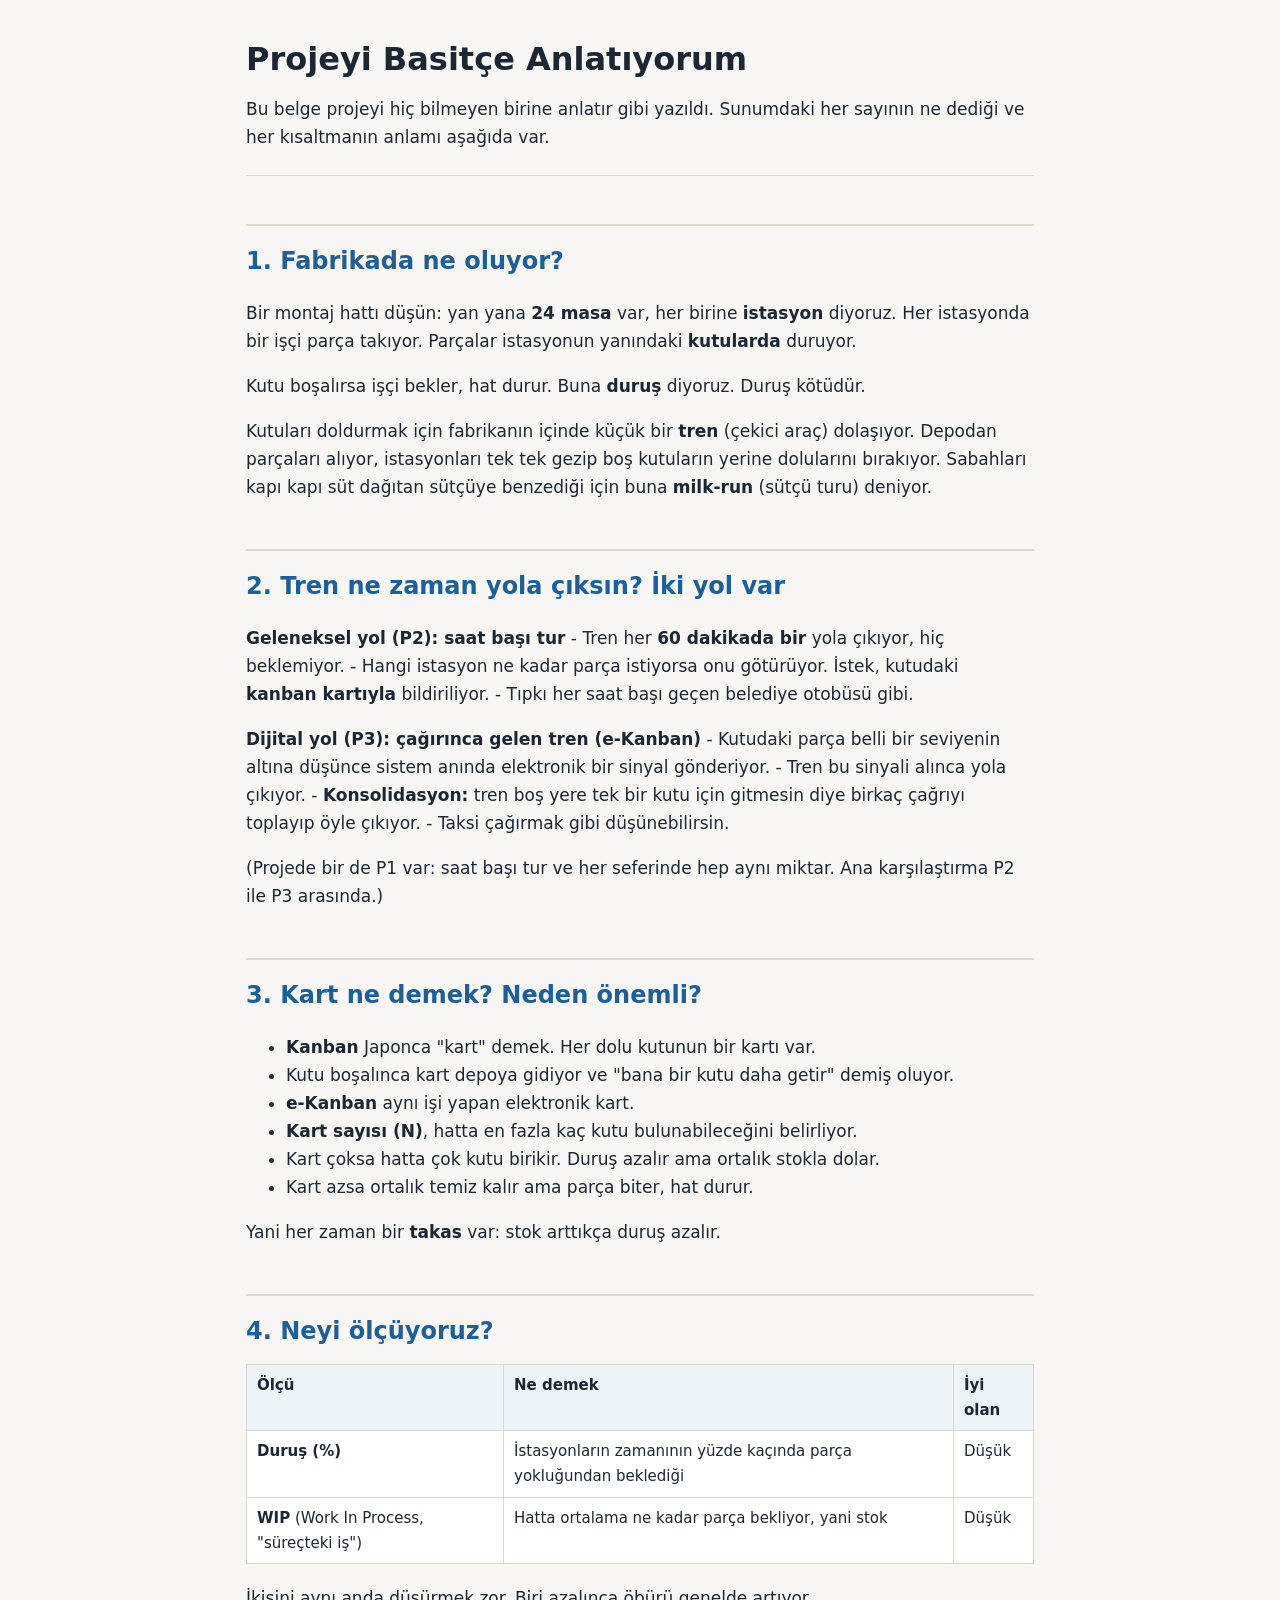
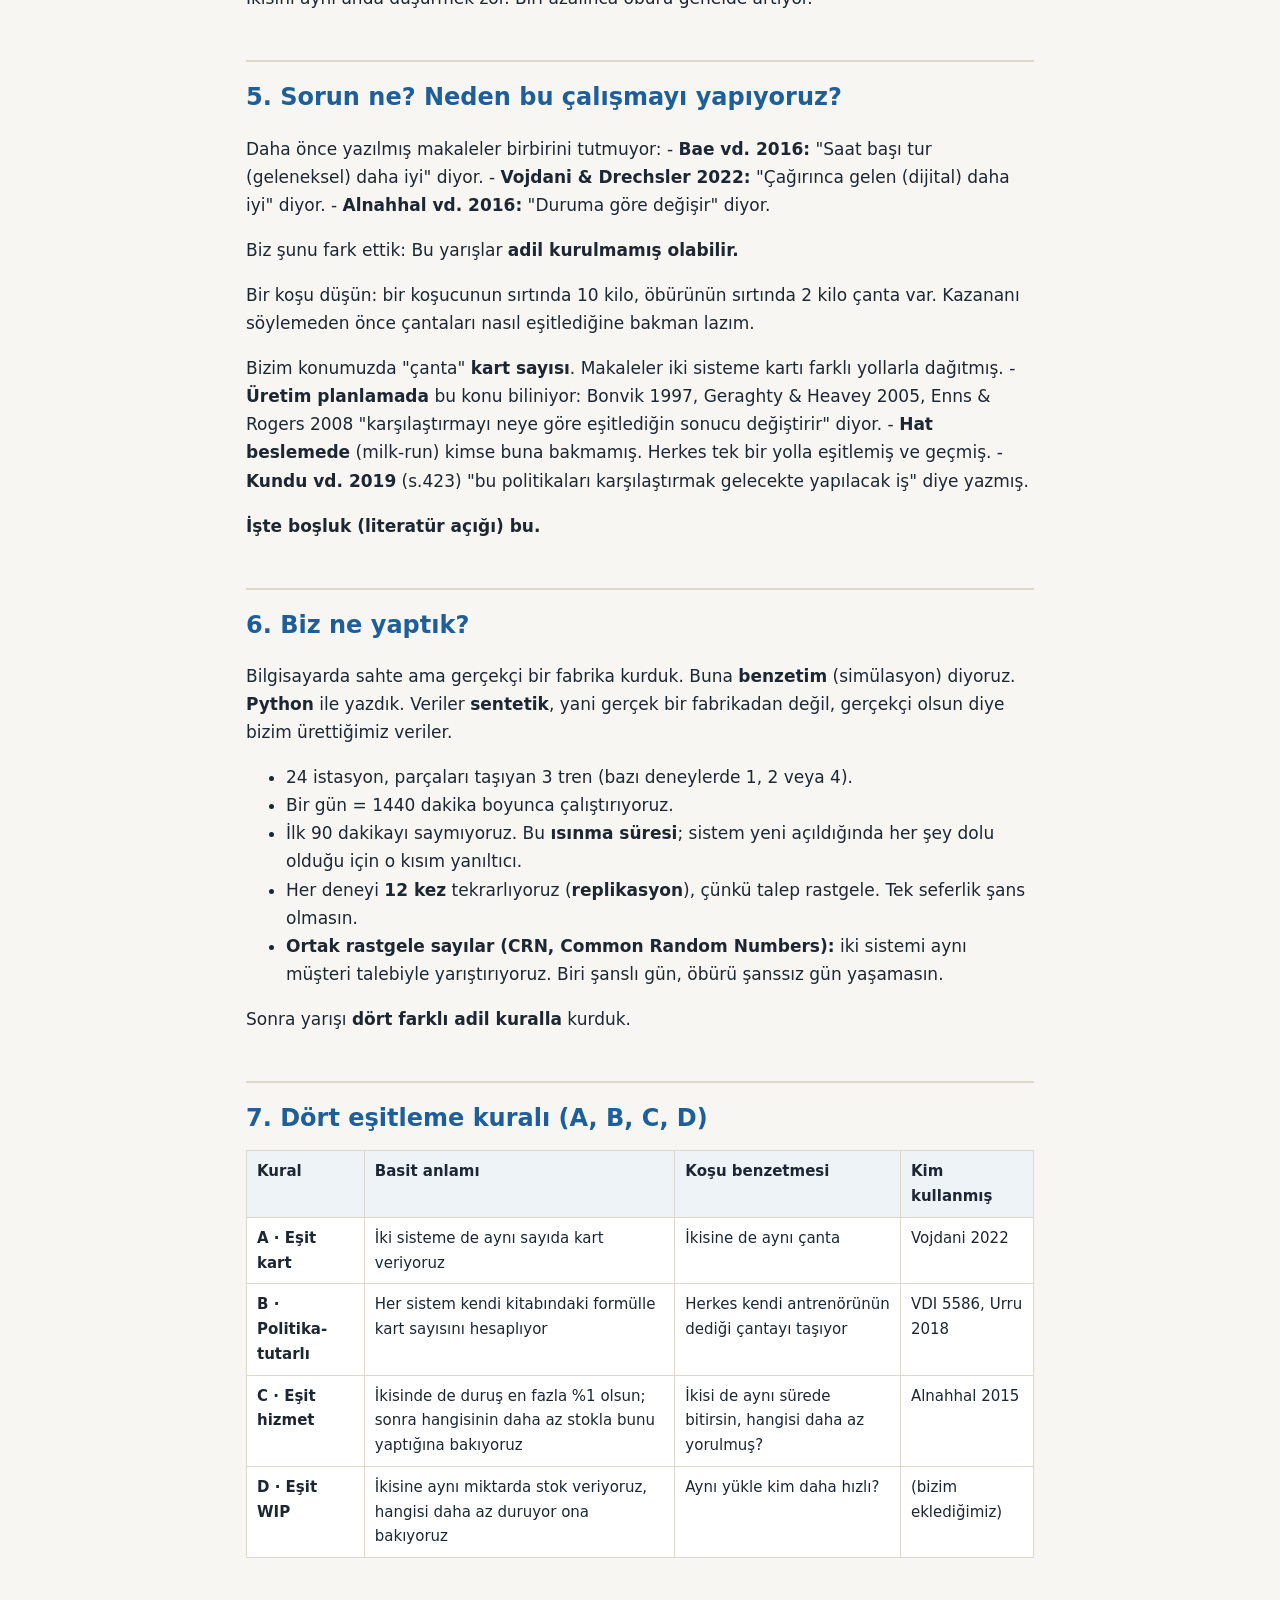
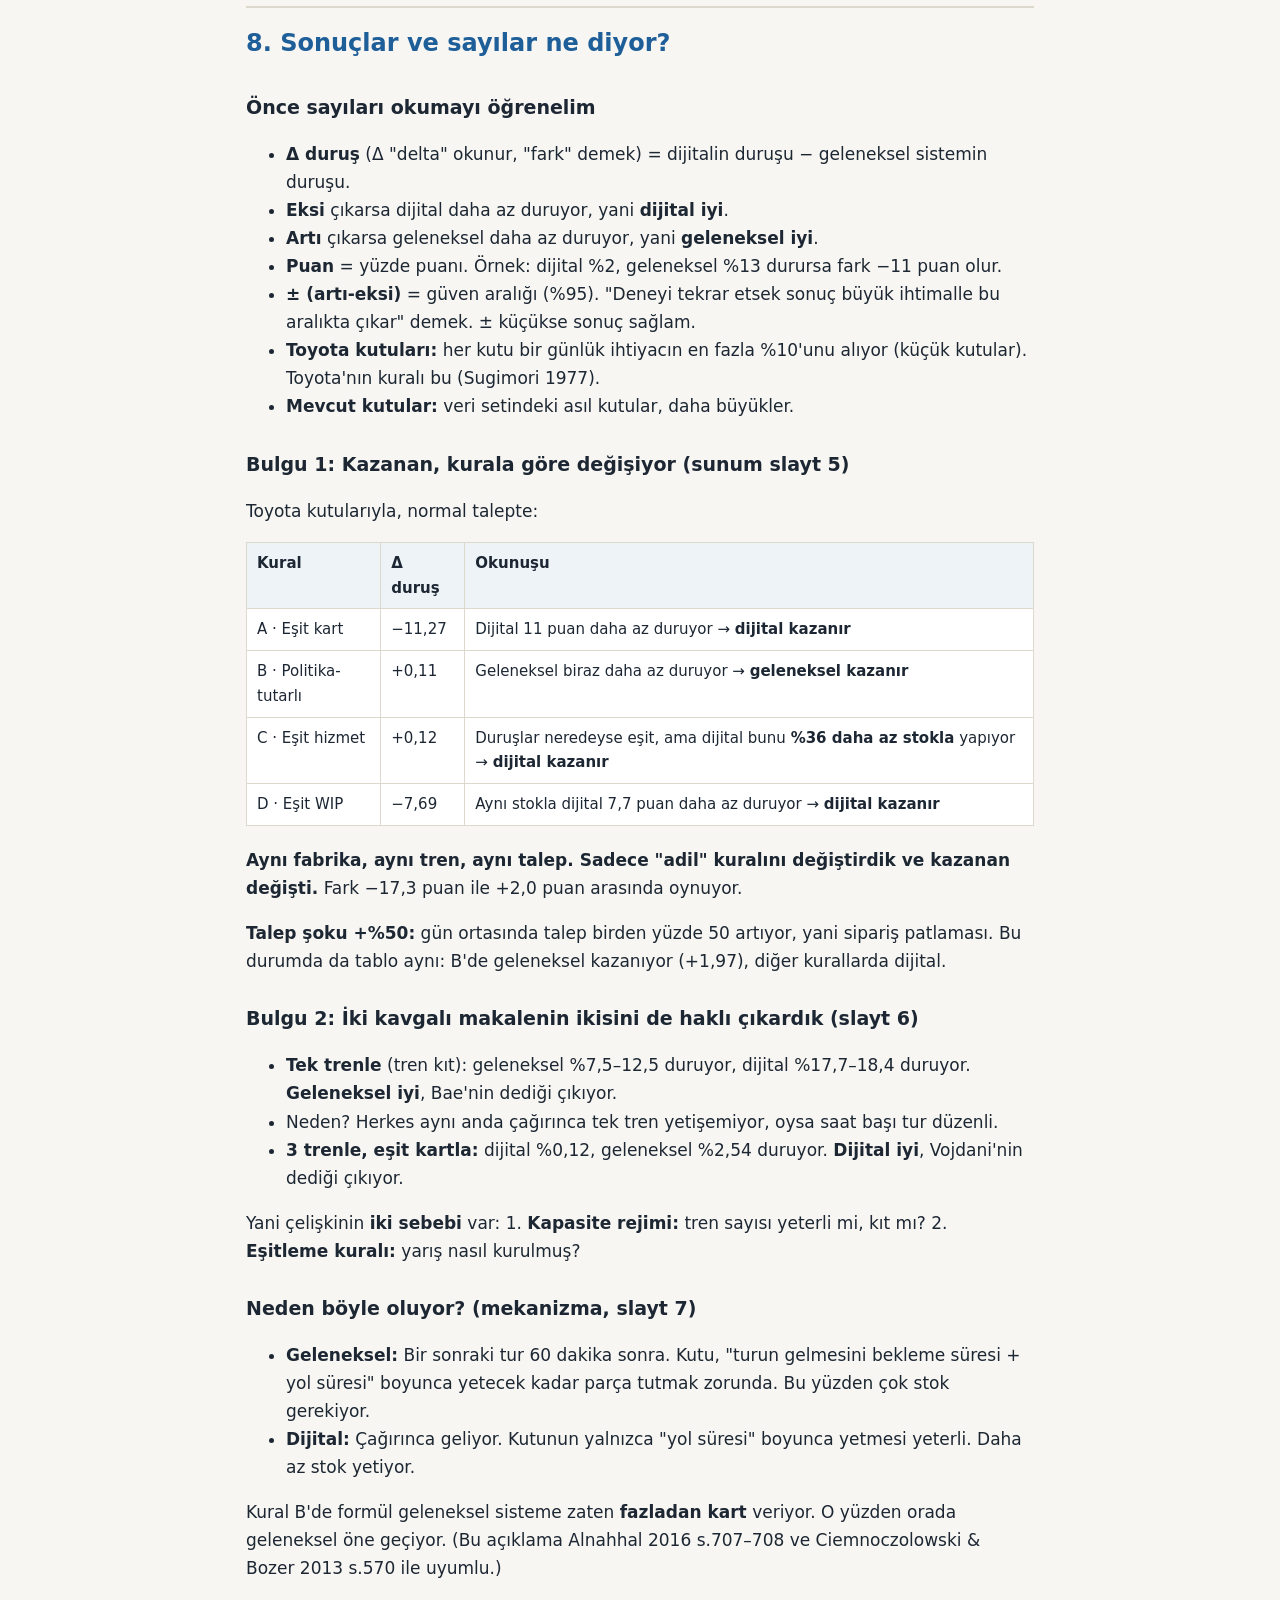
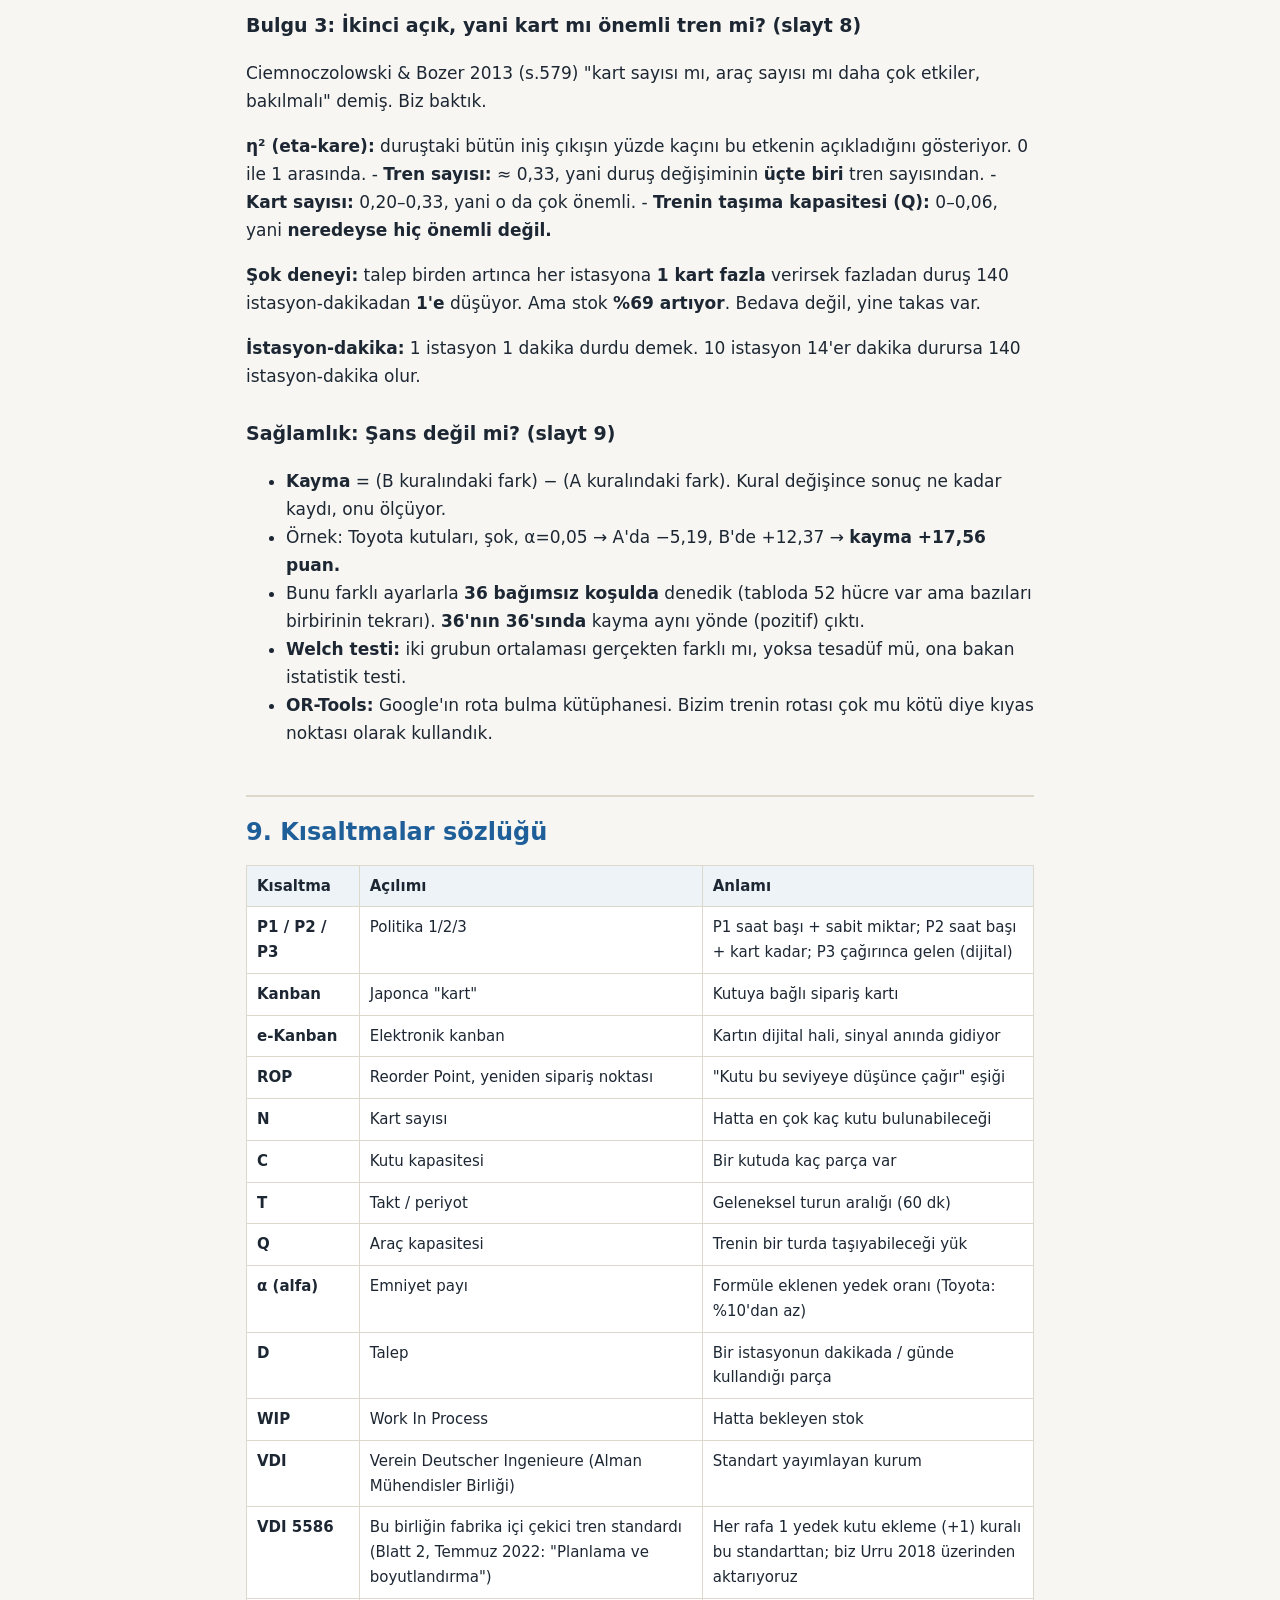
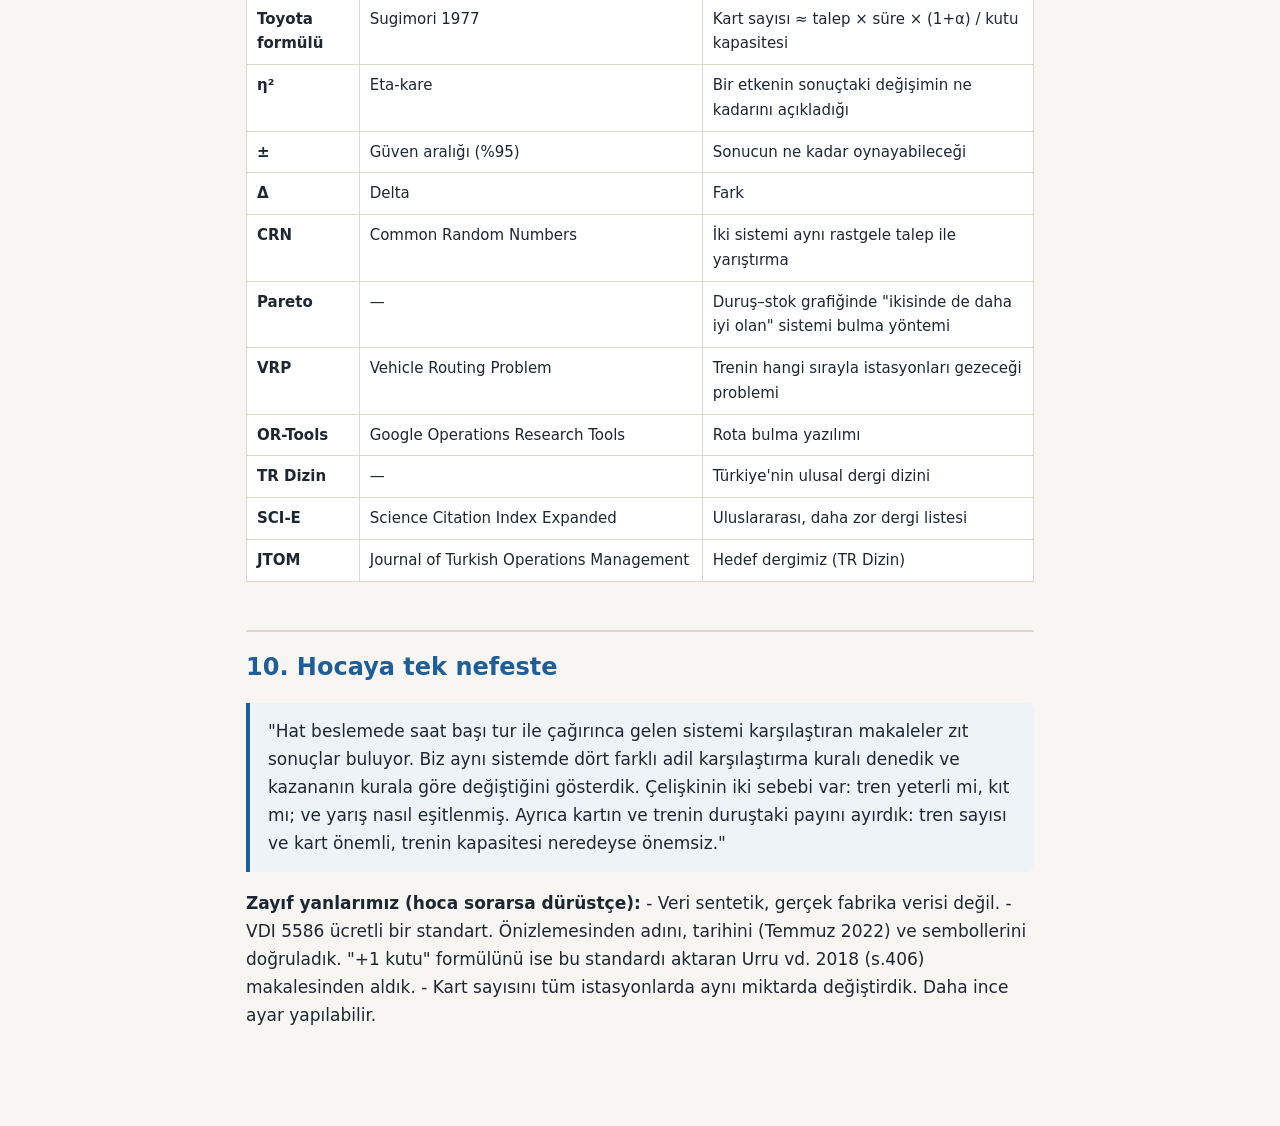
<file: docs/basit_anlatim.html>
<!DOCTYPE html>
<html lang="tr"><head><meta charset="utf-8"><meta name="viewport" content="width=device-width, initial-scale=1">
<title>Projeyi Basitçe Anlatıyorum</title><style>
:root{--bg:#f7f6f2;--kart:#ffffff;--yazi:#1d2733;--ikincil:#4f5966;--vurgu:#1f5f99;--cizgi:#dcd8cc;--alinti:#eef3f8}
@media (prefers-color-scheme: dark){:root:not([data-theme="light"]){--bg:#15191f;--kart:#1d232b;--yazi:#e8e6e1;--ikincil:#aab3be;--vurgu:#7fb2e5;--cizgi:#333b45;--alinti:#1f2a36}}
:root[data-theme="dark"]{--bg:#15191f;--kart:#1d232b;--yazi:#e8e6e1;--ikincil:#aab3be;--vurgu:#7fb2e5;--cizgi:#333b45;--alinti:#1f2a36}
*{box-sizing:border-box}
body{margin:0;background:var(--bg);color:var(--yazi);font:17px/1.65 system-ui,-apple-system,"Segoe UI",Arial,sans-serif}
main{max-width:820px;margin:0 auto;padding:40px 16px 80px}
h1{font-size:32px;line-height:1.2;margin:0 0 8px}
h2{font-size:24px;margin:48px 0 12px;padding-top:16px;border-top:2px solid var(--cizgi);color:var(--vurgu)}
h3{font-size:19px;margin:28px 0 8px}
p,li{color:var(--yazi)}
hr{border:0;border-top:1px solid var(--cizgi);margin:24px 0}
table{border-collapse:collapse;width:100%;margin:12px 0 20px;font-size:15px;background:var(--kart);display:block;overflow-x:auto}
th,td{border:1px solid var(--cizgi);padding:8px 10px;text-align:left;vertical-align:top}
th{background:var(--alinti)}
blockquote{margin:16px 0;padding:14px 18px;background:var(--alinti);border-left:4px solid var(--vurgu);border-radius:0 8px 8px 0}
blockquote p{margin:0}
strong{color:var(--yazi)}
code{background:var(--alinti);padding:1px 5px;border-radius:4px}
</style></head>
<body><main><h1>Projeyi Basitçe Anlatıyorum</h1>
<p>Bu belge projeyi hiç bilmeyen birine anlatır gibi yazıldı. Sunumdaki her sayının ne dediği
ve her kısaltmanın anlamı aşağıda var.</p>
<hr />
<h2>1. Fabrikada ne oluyor?</h2>
<p>Bir montaj hattı düşün: yan yana <strong>24 masa</strong> var, her birine <strong>istasyon</strong> diyoruz.
Her istasyonda bir işçi parça takıyor. Parçalar istasyonun yanındaki <strong>kutularda</strong> duruyor.</p>
<p>Kutu boşalırsa işçi bekler, hat durur. Buna <strong>duruş</strong> diyoruz. Duruş kötüdür.</p>
<p>Kutuları doldurmak için fabrikanın içinde küçük bir <strong>tren</strong> (çekici araç) dolaşıyor.
Depodan parçaları alıyor, istasyonları tek tek gezip boş kutuların yerine dolularını bırakıyor.
Sabahları kapı kapı süt dağıtan sütçüye benzediği için buna <strong>milk-run</strong> (sütçü turu) deniyor.</p>
<h2>2. Tren ne zaman yola çıksın? İki yol var</h2>
<p><strong>Geleneksel yol (P2): saat başı tur</strong>
- Tren her <strong>60 dakikada bir</strong> yola çıkıyor, hiç beklemiyor.
- Hangi istasyon ne kadar parça istiyorsa onu götürüyor. İstek, kutudaki <strong>kanban kartıyla</strong> bildiriliyor.
- Tıpkı her saat başı geçen belediye otobüsü gibi.</p>
<p><strong>Dijital yol (P3): çağırınca gelen tren (e-Kanban)</strong>
- Kutudaki parça belli bir seviyenin altına düşünce sistem anında elektronik bir sinyal gönderiyor.
- Tren bu sinyali alınca yola çıkıyor.
- <strong>Konsolidasyon:</strong> tren boş yere tek bir kutu için gitmesin diye birkaç çağrıyı toplayıp öyle çıkıyor.
- Taksi çağırmak gibi düşünebilirsin.</p>
<p>(Projede bir de P1 var: saat başı tur ve her seferinde hep aynı miktar. Ana karşılaştırma P2 ile P3 arasında.)</p>
<h2>3. Kart ne demek? Neden önemli?</h2>
<ul>
<li><strong>Kanban</strong> Japonca "kart" demek. Her dolu kutunun bir kartı var.</li>
<li>Kutu boşalınca kart depoya gidiyor ve "bana bir kutu daha getir" demiş oluyor.</li>
<li><strong>e-Kanban</strong> aynı işi yapan elektronik kart.</li>
<li><strong>Kart sayısı (N)</strong>, hatta en fazla kaç kutu bulunabileceğini belirliyor.</li>
<li>Kart çoksa hatta çok kutu birikir. Duruş azalır ama ortalık stokla dolar.</li>
<li>Kart azsa ortalık temiz kalır ama parça biter, hat durur.</li>
</ul>
<p>Yani her zaman bir <strong>takas</strong> var: stok arttıkça duruş azalır.</p>
<h2>4. Neyi ölçüyoruz?</h2>
<table>
<thead>
<tr>
<th>Ölçü</th>
<th>Ne demek</th>
<th>İyi olan</th>
</tr>
</thead>
<tbody>
<tr>
<td><strong>Duruş (%)</strong></td>
<td>İstasyonların zamanının yüzde kaçında parça yokluğundan beklediği</td>
<td>Düşük</td>
</tr>
<tr>
<td><strong>WIP</strong> (Work In Process, "süreçteki iş")</td>
<td>Hatta ortalama ne kadar parça bekliyor, yani stok</td>
<td>Düşük</td>
</tr>
</tbody>
</table>
<p>İkisini aynı anda düşürmek zor. Biri azalınca öbürü genelde artıyor.</p>
<h2>5. Sorun ne? Neden bu çalışmayı yapıyoruz?</h2>
<p>Daha önce yazılmış makaleler birbirini tutmuyor:
- <strong>Bae vd. 2016:</strong> "Saat başı tur (geleneksel) daha iyi" diyor.
- <strong>Vojdani &amp; Drechsler 2022:</strong> "Çağırınca gelen (dijital) daha iyi" diyor.
- <strong>Alnahhal vd. 2016:</strong> "Duruma göre değişir" diyor.</p>
<p>Biz şunu fark ettik: Bu yarışlar <strong>adil kurulmamış olabilir.</strong></p>
<p>Bir koşu düşün: bir koşucunun sırtında 10 kilo, öbürünün sırtında 2 kilo çanta var.
Kazananı söylemeden önce çantaları nasıl eşitlediğine bakman lazım.</p>
<p>Bizim konumuzda "çanta" <strong>kart sayısı</strong>. Makaleler iki sisteme kartı farklı yollarla dağıtmış.
- <strong>Üretim planlamada</strong> bu konu biliniyor: Bonvik 1997, Geraghty &amp; Heavey 2005, Enns &amp; Rogers 2008 "karşılaştırmayı neye göre eşitlediğin sonucu değiştirir" diyor.
- <strong>Hat beslemede</strong> (milk-run) kimse buna bakmamış. Herkes tek bir yolla eşitlemiş ve geçmiş.
- <strong>Kundu vd. 2019</strong> (s.423) "bu politikaları karşılaştırmak gelecekte yapılacak iş" diye yazmış.</p>
<p><strong>İşte boşluk (literatür açığı) bu.</strong></p>
<h2>6. Biz ne yaptık?</h2>
<p>Bilgisayarda sahte ama gerçekçi bir fabrika kurduk. Buna <strong>benzetim</strong> (simülasyon) diyoruz.
<strong>Python</strong> ile yazdık. Veriler <strong>sentetik</strong>, yani gerçek bir fabrikadan değil, gerçekçi
olsun diye bizim ürettiğimiz veriler.</p>
<ul>
<li>24 istasyon, parçaları taşıyan 3 tren (bazı deneylerde 1, 2 veya 4).</li>
<li>Bir gün = 1440 dakika boyunca çalıştırıyoruz.</li>
<li>İlk 90 dakikayı saymıyoruz. Bu <strong>ısınma süresi</strong>; sistem yeni açıldığında her şey dolu olduğu için o kısım yanıltıcı.</li>
<li>Her deneyi <strong>12 kez</strong> tekrarlıyoruz (<strong>replikasyon</strong>), çünkü talep rastgele. Tek seferlik şans olmasın.</li>
<li><strong>Ortak rastgele sayılar (CRN, Common Random Numbers):</strong> iki sistemi aynı müşteri talebiyle yarıştırıyoruz. Biri şanslı gün, öbürü şanssız gün yaşamasın.</li>
</ul>
<p>Sonra yarışı <strong>dört farklı adil kuralla</strong> kurduk.</p>
<h2>7. Dört eşitleme kuralı (A, B, C, D)</h2>
<table>
<thead>
<tr>
<th>Kural</th>
<th>Basit anlamı</th>
<th>Koşu benzetmesi</th>
<th>Kim kullanmış</th>
</tr>
</thead>
<tbody>
<tr>
<td><strong>A · Eşit kart</strong></td>
<td>İki sisteme de aynı sayıda kart veriyoruz</td>
<td>İkisine de aynı çanta</td>
<td>Vojdani 2022</td>
</tr>
<tr>
<td><strong>B · Politika-tutarlı</strong></td>
<td>Her sistem kendi kitabındaki formülle kart sayısını hesaplıyor</td>
<td>Herkes kendi antrenörünün dediği çantayı taşıyor</td>
<td>VDI 5586, Urru 2018</td>
</tr>
<tr>
<td><strong>C · Eşit hizmet</strong></td>
<td>İkisinde de duruş en fazla %1 olsun; sonra hangisinin daha az stokla bunu yaptığına bakıyoruz</td>
<td>İkisi de aynı sürede bitirsin, hangisi daha az yorulmuş?</td>
<td>Alnahhal 2015</td>
</tr>
<tr>
<td><strong>D · Eşit WIP</strong></td>
<td>İkisine aynı miktarda stok veriyoruz, hangisi daha az duruyor ona bakıyoruz</td>
<td>Aynı yükle kim daha hızlı?</td>
<td>(bizim eklediğimiz)</td>
</tr>
</tbody>
</table>
<h2>8. Sonuçlar ve sayılar ne diyor?</h2>
<h3>Önce sayıları okumayı öğrenelim</h3>
<ul>
<li><strong>Δ duruş</strong> (Δ "delta" okunur, "fark" demek) = dijitalin duruşu − geleneksel sistemin duruşu.</li>
<li><strong>Eksi</strong> çıkarsa dijital daha az duruyor, yani <strong>dijital iyi</strong>.</li>
<li><strong>Artı</strong> çıkarsa geleneksel daha az duruyor, yani <strong>geleneksel iyi</strong>.</li>
<li><strong>Puan</strong> = yüzde puanı. Örnek: dijital %2, geleneksel %13 durursa fark −11 puan olur.</li>
<li><strong>± (artı-eksi)</strong> = güven aralığı (%95). "Deneyi tekrar etsek sonuç büyük ihtimalle bu aralıkta çıkar" demek. ± küçükse sonuç sağlam.</li>
<li><strong>Toyota kutuları:</strong> her kutu bir günlük ihtiyacın en fazla %10'unu alıyor (küçük kutular). Toyota'nın kuralı bu (Sugimori 1977).</li>
<li><strong>Mevcut kutular:</strong> veri setindeki asıl kutular, daha büyükler.</li>
</ul>
<h3>Bulgu 1: Kazanan, kurala göre değişiyor (sunum slayt 5)</h3>
<p>Toyota kutularıyla, normal talepte:</p>
<table>
<thead>
<tr>
<th>Kural</th>
<th>Δ duruş</th>
<th>Okunuşu</th>
</tr>
</thead>
<tbody>
<tr>
<td>A · Eşit kart</td>
<td>−11,27</td>
<td>Dijital 11 puan daha az duruyor → <strong>dijital kazanır</strong></td>
</tr>
<tr>
<td>B · Politika-tutarlı</td>
<td>+0,11</td>
<td>Geleneksel biraz daha az duruyor → <strong>geleneksel kazanır</strong></td>
</tr>
<tr>
<td>C · Eşit hizmet</td>
<td>+0,12</td>
<td>Duruşlar neredeyse eşit, ama dijital bunu <strong>%36 daha az stokla</strong> yapıyor → <strong>dijital kazanır</strong></td>
</tr>
<tr>
<td>D · Eşit WIP</td>
<td>−7,69</td>
<td>Aynı stokla dijital 7,7 puan daha az duruyor → <strong>dijital kazanır</strong></td>
</tr>
</tbody>
</table>
<p><strong>Aynı fabrika, aynı tren, aynı talep. Sadece "adil" kuralını değiştirdik ve kazanan değişti.</strong>
Fark −17,3 puan ile +2,0 puan arasında oynuyor.</p>
<p><strong>Talep şoku +%50:</strong> gün ortasında talep birden yüzde 50 artıyor, yani sipariş patlaması.
Bu durumda da tablo aynı: B'de geleneksel kazanıyor (+1,97), diğer kurallarda dijital.</p>
<h3>Bulgu 2: İki kavgalı makalenin ikisini de haklı çıkardık (slayt 6)</h3>
<ul>
<li><strong>Tek trenle</strong> (tren kıt): geleneksel %7,5–12,5 duruyor, dijital %17,7–18,4 duruyor. <strong>Geleneksel iyi</strong>, Bae'nin dediği çıkıyor.</li>
<li>Neden? Herkes aynı anda çağırınca tek tren yetişemiyor, oysa saat başı tur düzenli.</li>
<li><strong>3 trenle, eşit kartla:</strong> dijital %0,12, geleneksel %2,54 duruyor. <strong>Dijital iyi</strong>, Vojdani'nin dediği çıkıyor.</li>
</ul>
<p>Yani çelişkinin <strong>iki sebebi</strong> var:
1. <strong>Kapasite rejimi:</strong> tren sayısı yeterli mi, kıt mı?
2. <strong>Eşitleme kuralı:</strong> yarış nasıl kurulmuş?</p>
<h3>Neden böyle oluyor? (mekanizma, slayt 7)</h3>
<ul>
<li><strong>Geleneksel:</strong> Bir sonraki tur 60 dakika sonra. Kutu, "turun gelmesini bekleme süresi + yol süresi" boyunca yetecek kadar parça tutmak zorunda. Bu yüzden çok stok gerekiyor.</li>
<li><strong>Dijital:</strong> Çağırınca geliyor. Kutunun yalnızca "yol süresi" boyunca yetmesi yeterli. Daha az stok yetiyor.</li>
</ul>
<p>Kural B'de formül geleneksel sisteme zaten <strong>fazladan kart</strong> veriyor. O yüzden orada geleneksel öne geçiyor.
(Bu açıklama Alnahhal 2016 s.707–708 ve Ciemnoczolowski &amp; Bozer 2013 s.570 ile uyumlu.)</p>
<h3>Bulgu 3: İkinci açık, yani kart mı önemli tren mi? (slayt 8)</h3>
<p>Ciemnoczolowski &amp; Bozer 2013 (s.579) "kart sayısı mı, araç sayısı mı daha çok etkiler, bakılmalı" demiş. Biz baktık.</p>
<p><strong>η² (eta-kare):</strong> duruştaki bütün iniş çıkışın yüzde kaçını bu etkenin açıkladığını gösteriyor. 0 ile 1 arasında.
- <strong>Tren sayısı:</strong> ≈ 0,33, yani duruş değişiminin <strong>üçte biri</strong> tren sayısından.
- <strong>Kart sayısı:</strong> 0,20–0,33, yani o da çok önemli.
- <strong>Trenin taşıma kapasitesi (Q):</strong> 0–0,06, yani <strong>neredeyse hiç önemli değil.</strong></p>
<p><strong>Şok deneyi:</strong> talep birden artınca her istasyona <strong>1 kart fazla</strong> verirsek fazladan duruş
140 istasyon-dakikadan <strong>1'e</strong> düşüyor. Ama stok <strong>%69 artıyor</strong>. Bedava değil, yine takas var.</p>
<p><strong>İstasyon-dakika:</strong> 1 istasyon 1 dakika durdu demek. 10 istasyon 14'er dakika durursa 140 istasyon-dakika olur.</p>
<h3>Sağlamlık: Şans değil mi? (slayt 9)</h3>
<ul>
<li><strong>Kayma</strong> = (B kuralındaki fark) − (A kuralındaki fark). Kural değişince sonuç ne kadar kaydı, onu ölçüyor.</li>
<li>Örnek: Toyota kutuları, şok, α=0,05 → A'da −5,19, B'de +12,37 → <strong>kayma +17,56 puan.</strong></li>
<li>Bunu farklı ayarlarla <strong>36 bağımsız koşulda</strong> denedik (tabloda 52 hücre var ama bazıları birbirinin tekrarı). <strong>36'nın 36'sında</strong> kayma aynı yönde (pozitif) çıktı.</li>
<li><strong>Welch testi:</strong> iki grubun ortalaması gerçekten farklı mı, yoksa tesadüf mü, ona bakan istatistik testi.</li>
<li><strong>OR-Tools:</strong> Google'ın rota bulma kütüphanesi. Bizim trenin rotası çok mu kötü diye kıyas noktası olarak kullandık.</li>
</ul>
<h2>9. Kısaltmalar sözlüğü</h2>
<table>
<thead>
<tr>
<th>Kısaltma</th>
<th>Açılımı</th>
<th>Anlamı</th>
</tr>
</thead>
<tbody>
<tr>
<td><strong>P1 / P2 / P3</strong></td>
<td>Politika 1/2/3</td>
<td>P1 saat başı + sabit miktar; P2 saat başı + kart kadar; P3 çağırınca gelen (dijital)</td>
</tr>
<tr>
<td><strong>Kanban</strong></td>
<td>Japonca "kart"</td>
<td>Kutuya bağlı sipariş kartı</td>
</tr>
<tr>
<td><strong>e-Kanban</strong></td>
<td>Elektronik kanban</td>
<td>Kartın dijital hali, sinyal anında gidiyor</td>
</tr>
<tr>
<td><strong>ROP</strong></td>
<td>Reorder Point, yeniden sipariş noktası</td>
<td>"Kutu bu seviyeye düşünce çağır" eşiği</td>
</tr>
<tr>
<td><strong>N</strong></td>
<td>Kart sayısı</td>
<td>Hatta en çok kaç kutu bulunabileceği</td>
</tr>
<tr>
<td><strong>C</strong></td>
<td>Kutu kapasitesi</td>
<td>Bir kutuda kaç parça var</td>
</tr>
<tr>
<td><strong>T</strong></td>
<td>Takt / periyot</td>
<td>Geleneksel turun aralığı (60 dk)</td>
</tr>
<tr>
<td><strong>Q</strong></td>
<td>Araç kapasitesi</td>
<td>Trenin bir turda taşıyabileceği yük</td>
</tr>
<tr>
<td><strong>α (alfa)</strong></td>
<td>Emniyet payı</td>
<td>Formüle eklenen yedek oranı (Toyota: %10'dan az)</td>
</tr>
<tr>
<td><strong>D</strong></td>
<td>Talep</td>
<td>Bir istasyonun dakikada / günde kullandığı parça</td>
</tr>
<tr>
<td><strong>WIP</strong></td>
<td>Work In Process</td>
<td>Hatta bekleyen stok</td>
</tr>
<tr>
<td><strong>VDI</strong></td>
<td>Verein Deutscher Ingenieure (Alman Mühendisler Birliği)</td>
<td>Standart yayımlayan kurum</td>
</tr>
<tr>
<td><strong>VDI 5586</strong></td>
<td>Bu birliğin fabrika içi çekici tren standardı (Blatt 2, Temmuz 2022: "Planlama ve boyutlandırma")</td>
<td>Her rafa 1 yedek kutu ekleme (+1) kuralı bu standarttan; biz Urru 2018 üzerinden aktarıyoruz</td>
</tr>
<tr>
<td><strong>Toyota formülü</strong></td>
<td>Sugimori 1977</td>
<td>Kart sayısı ≈ talep × süre × (1+α) / kutu kapasitesi</td>
</tr>
<tr>
<td><strong>η²</strong></td>
<td>Eta-kare</td>
<td>Bir etkenin sonuçtaki değişimin ne kadarını açıkladığı</td>
</tr>
<tr>
<td><strong>±</strong></td>
<td>Güven aralığı (%95)</td>
<td>Sonucun ne kadar oynayabileceği</td>
</tr>
<tr>
<td><strong>Δ</strong></td>
<td>Delta</td>
<td>Fark</td>
</tr>
<tr>
<td><strong>CRN</strong></td>
<td>Common Random Numbers</td>
<td>İki sistemi aynı rastgele talep ile yarıştırma</td>
</tr>
<tr>
<td><strong>Pareto</strong></td>
<td>—</td>
<td>Duruş–stok grafiğinde "ikisinde de daha iyi olan" sistemi bulma yöntemi</td>
</tr>
<tr>
<td><strong>VRP</strong></td>
<td>Vehicle Routing Problem</td>
<td>Trenin hangi sırayla istasyonları gezeceği problemi</td>
</tr>
<tr>
<td><strong>OR-Tools</strong></td>
<td>Google Operations Research Tools</td>
<td>Rota bulma yazılımı</td>
</tr>
<tr>
<td><strong>TR Dizin</strong></td>
<td>—</td>
<td>Türkiye'nin ulusal dergi dizini</td>
</tr>
<tr>
<td><strong>SCI-E</strong></td>
<td>Science Citation Index Expanded</td>
<td>Uluslararası, daha zor dergi listesi</td>
</tr>
<tr>
<td><strong>JTOM</strong></td>
<td>Journal of Turkish Operations Management</td>
<td>Hedef dergimiz (TR Dizin)</td>
</tr>
</tbody>
</table>
<h2>10. Hocaya tek nefeste</h2>
<blockquote>
<p>"Hat beslemede saat başı tur ile çağırınca gelen sistemi karşılaştıran makaleler zıt sonuçlar
buluyor. Biz aynı sistemde dört farklı adil karşılaştırma kuralı denedik ve kazananın kurala göre
değiştiğini gösterdik. Çelişkinin iki sebebi var: tren yeterli mi, kıt mı; ve yarış nasıl
eşitlenmiş. Ayrıca kartın ve trenin duruştaki payını ayırdık: tren sayısı ve kart önemli, trenin
kapasitesi neredeyse önemsiz."</p>
</blockquote>
<p><strong>Zayıf yanlarımız (hoca sorarsa dürüstçe):</strong>
- Veri sentetik, gerçek fabrika verisi değil.
- VDI 5586 ücretli bir standart. Önizlemesinden adını, tarihini (Temmuz 2022) ve sembollerini doğruladık. "+1 kutu" formülünü ise bu standardı aktaran Urru vd. 2018 (s.406) makalesinden aldık.
- Kart sayısını tüm istasyonlarda aynı miktarda değiştirdik. Daha ince ayar yapılabilir.</p></main></body></html>
</file>
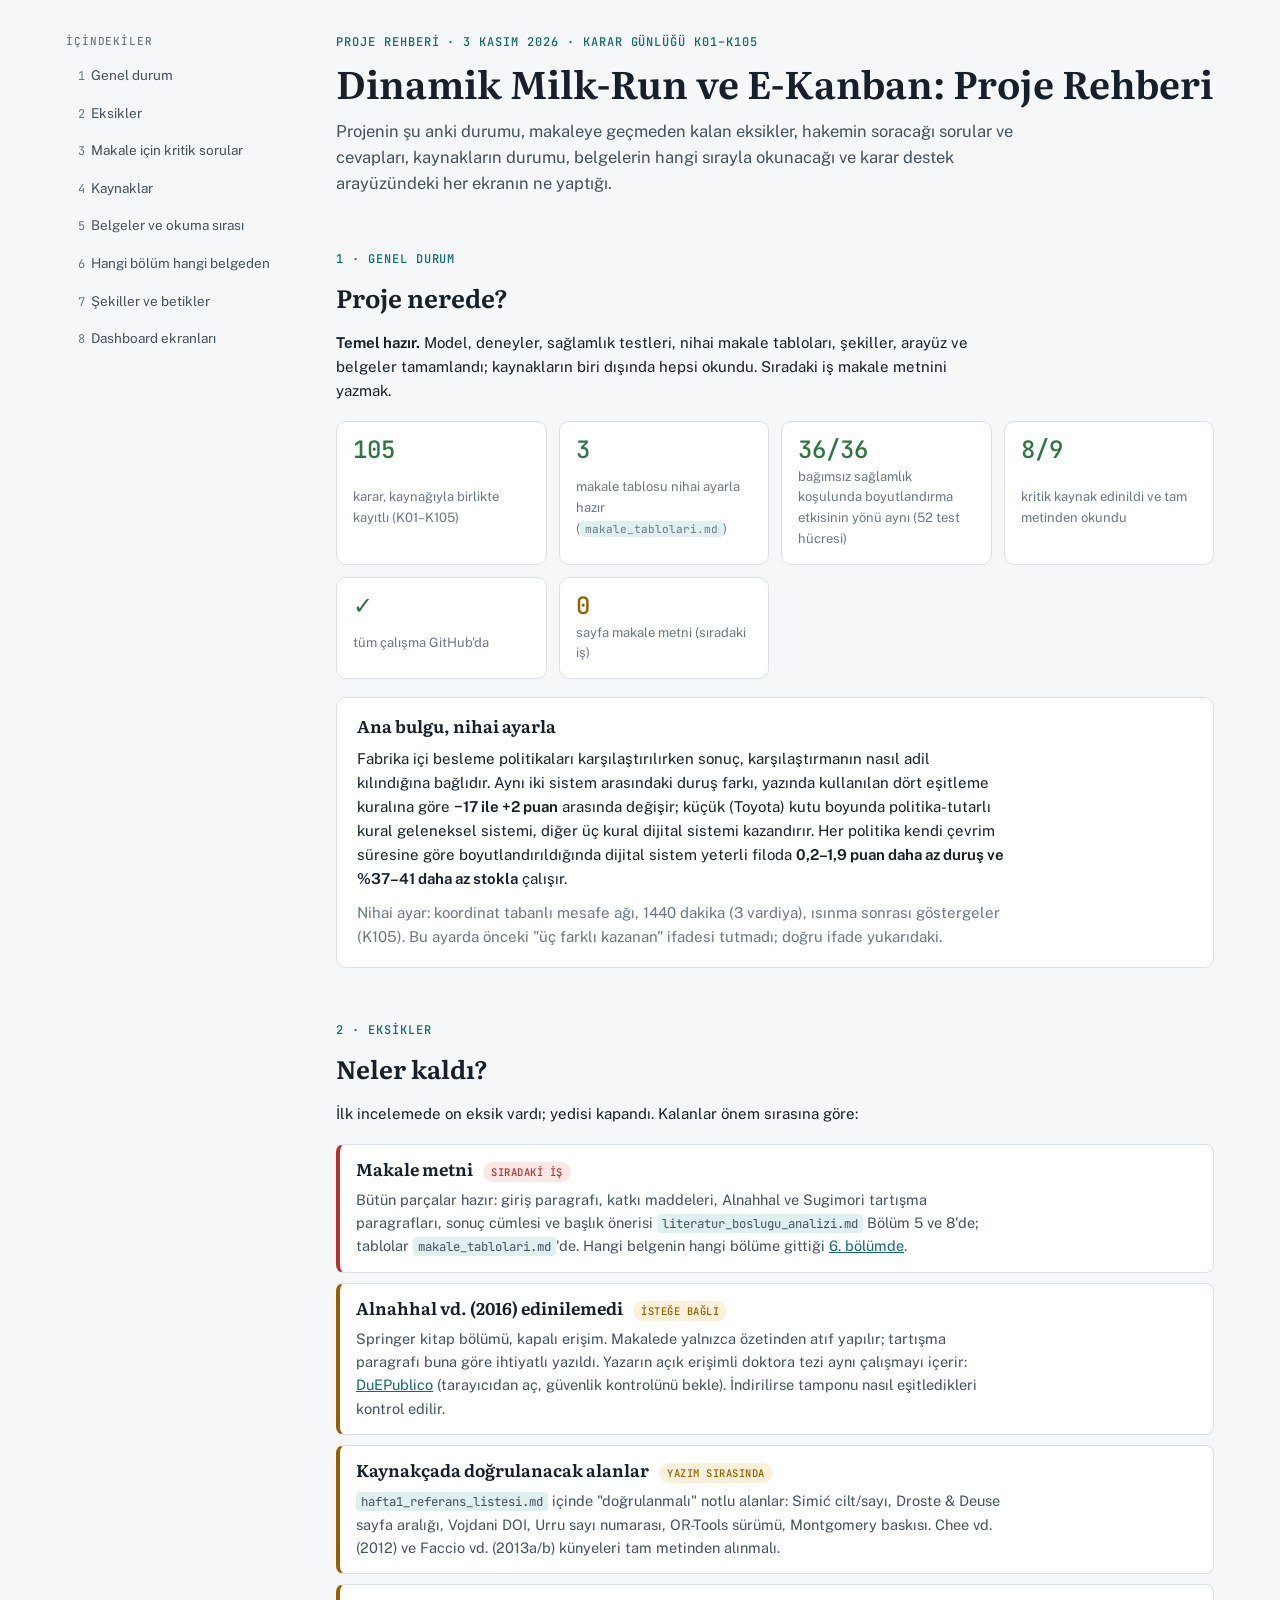
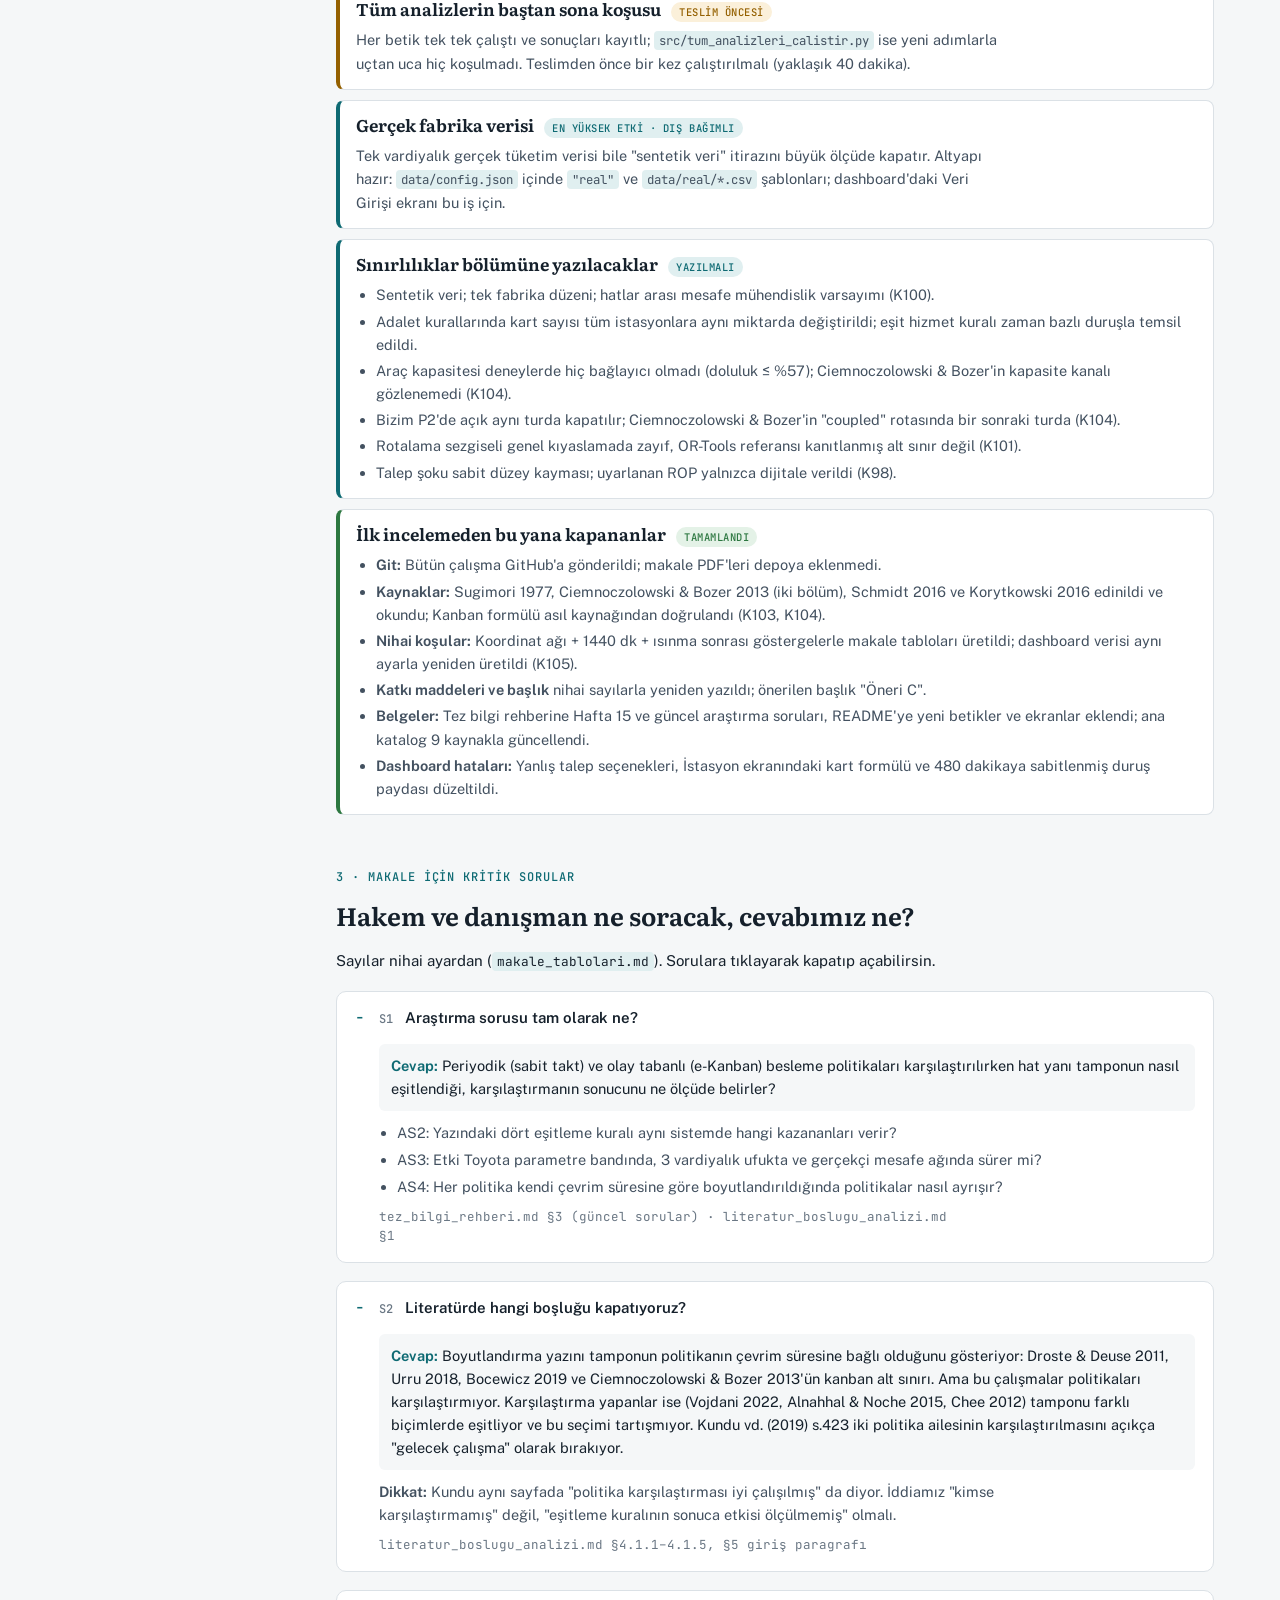
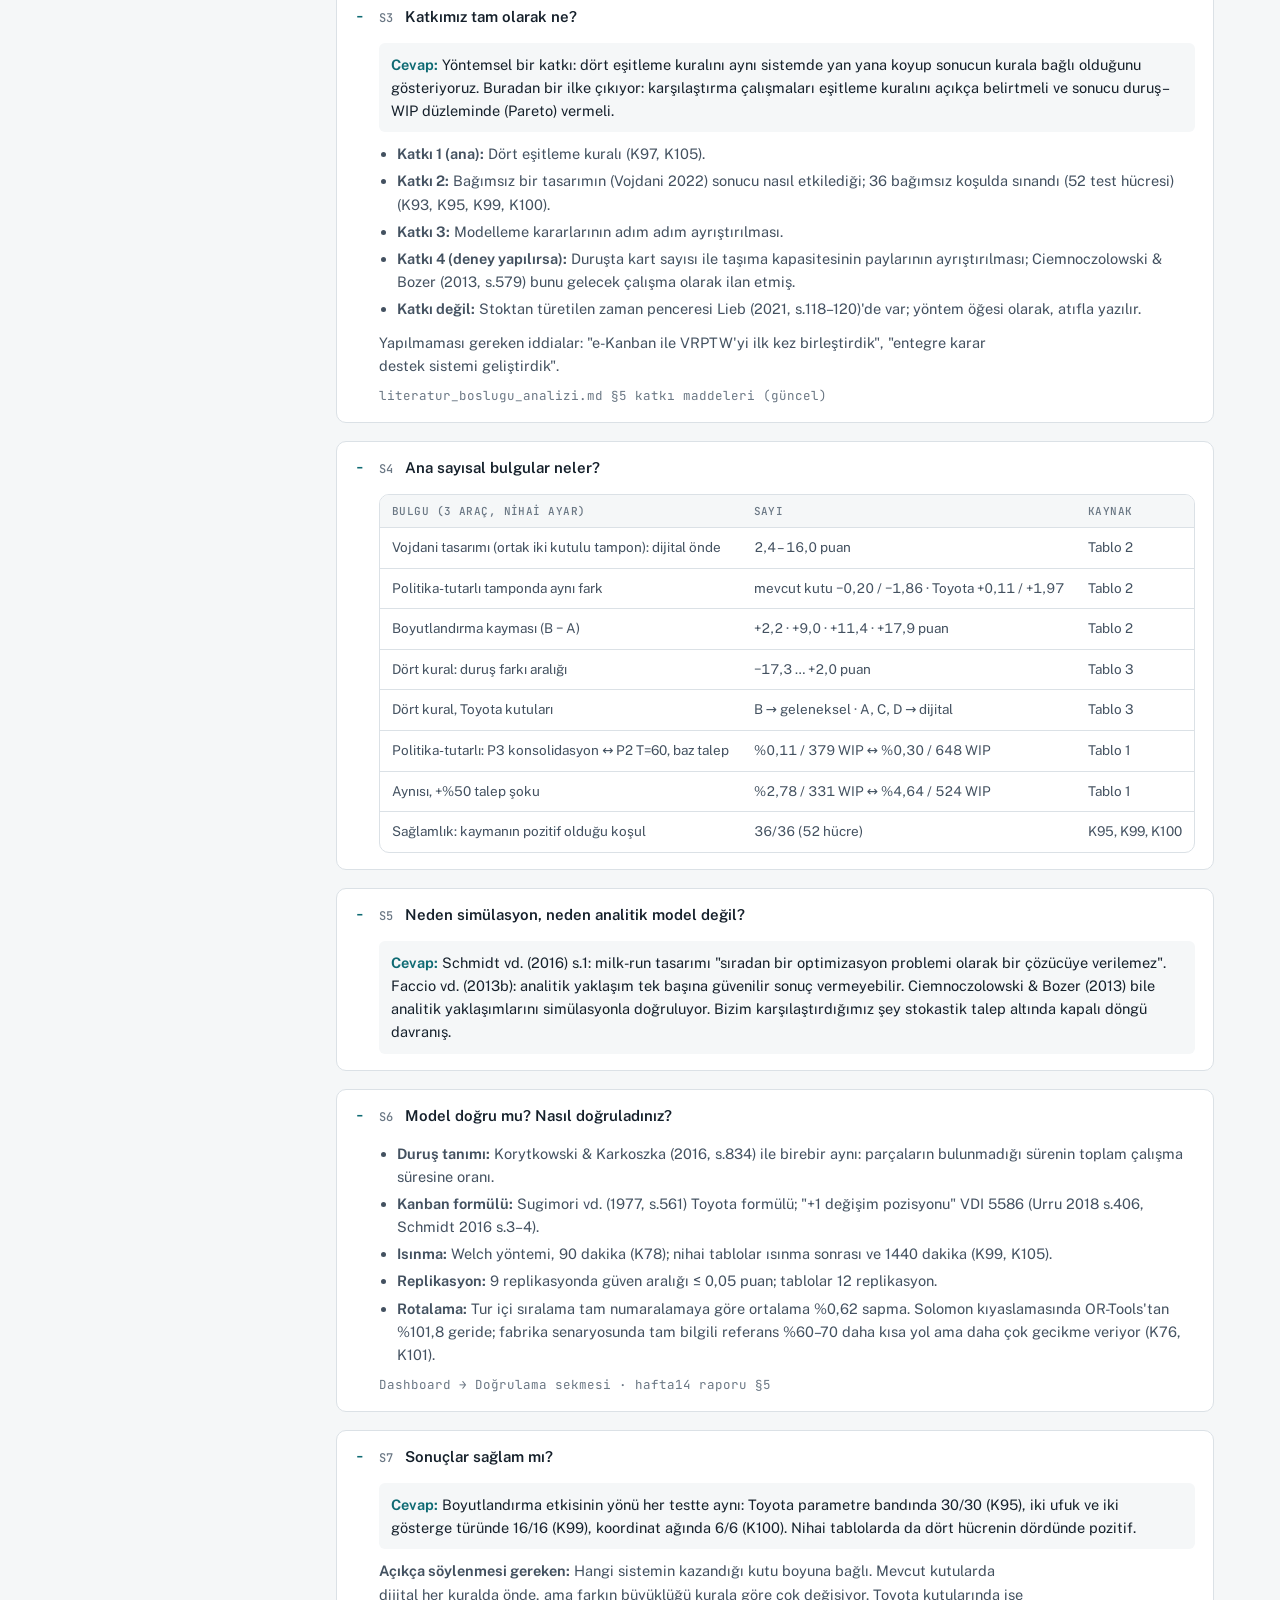
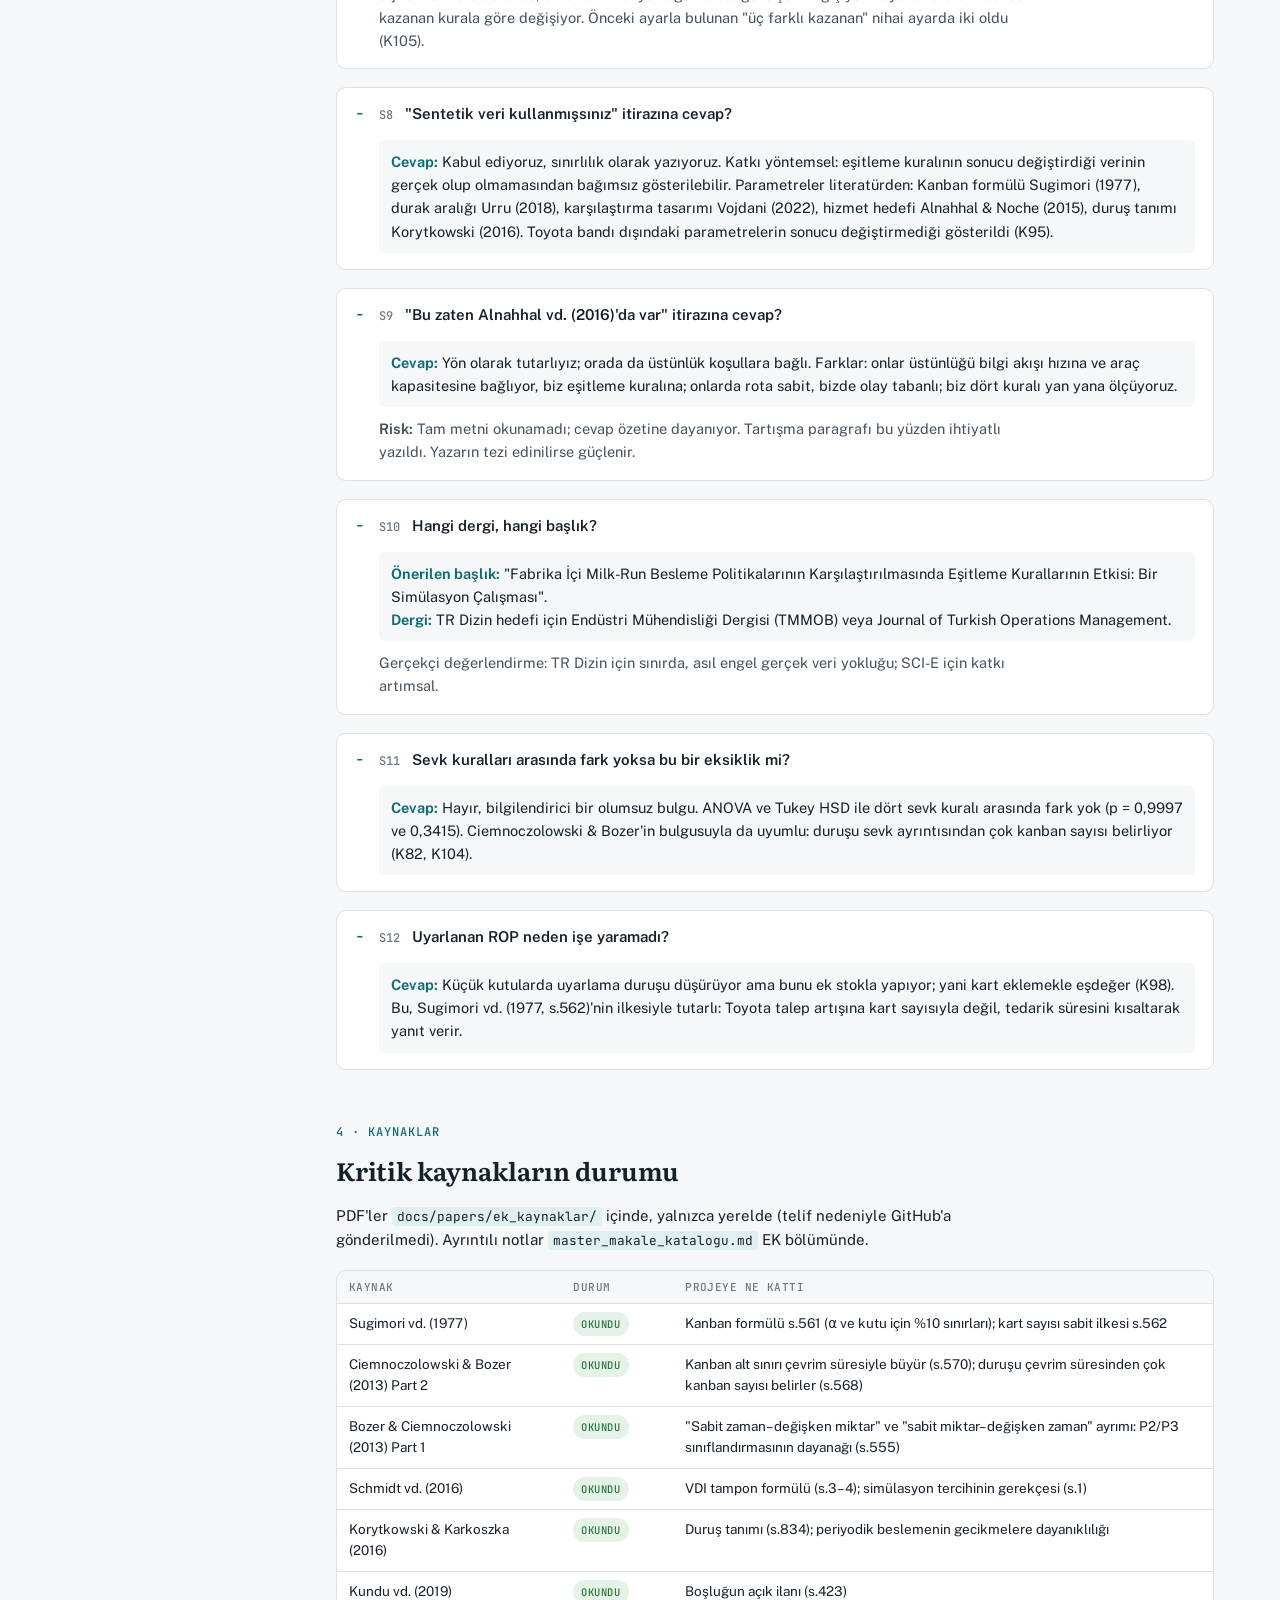
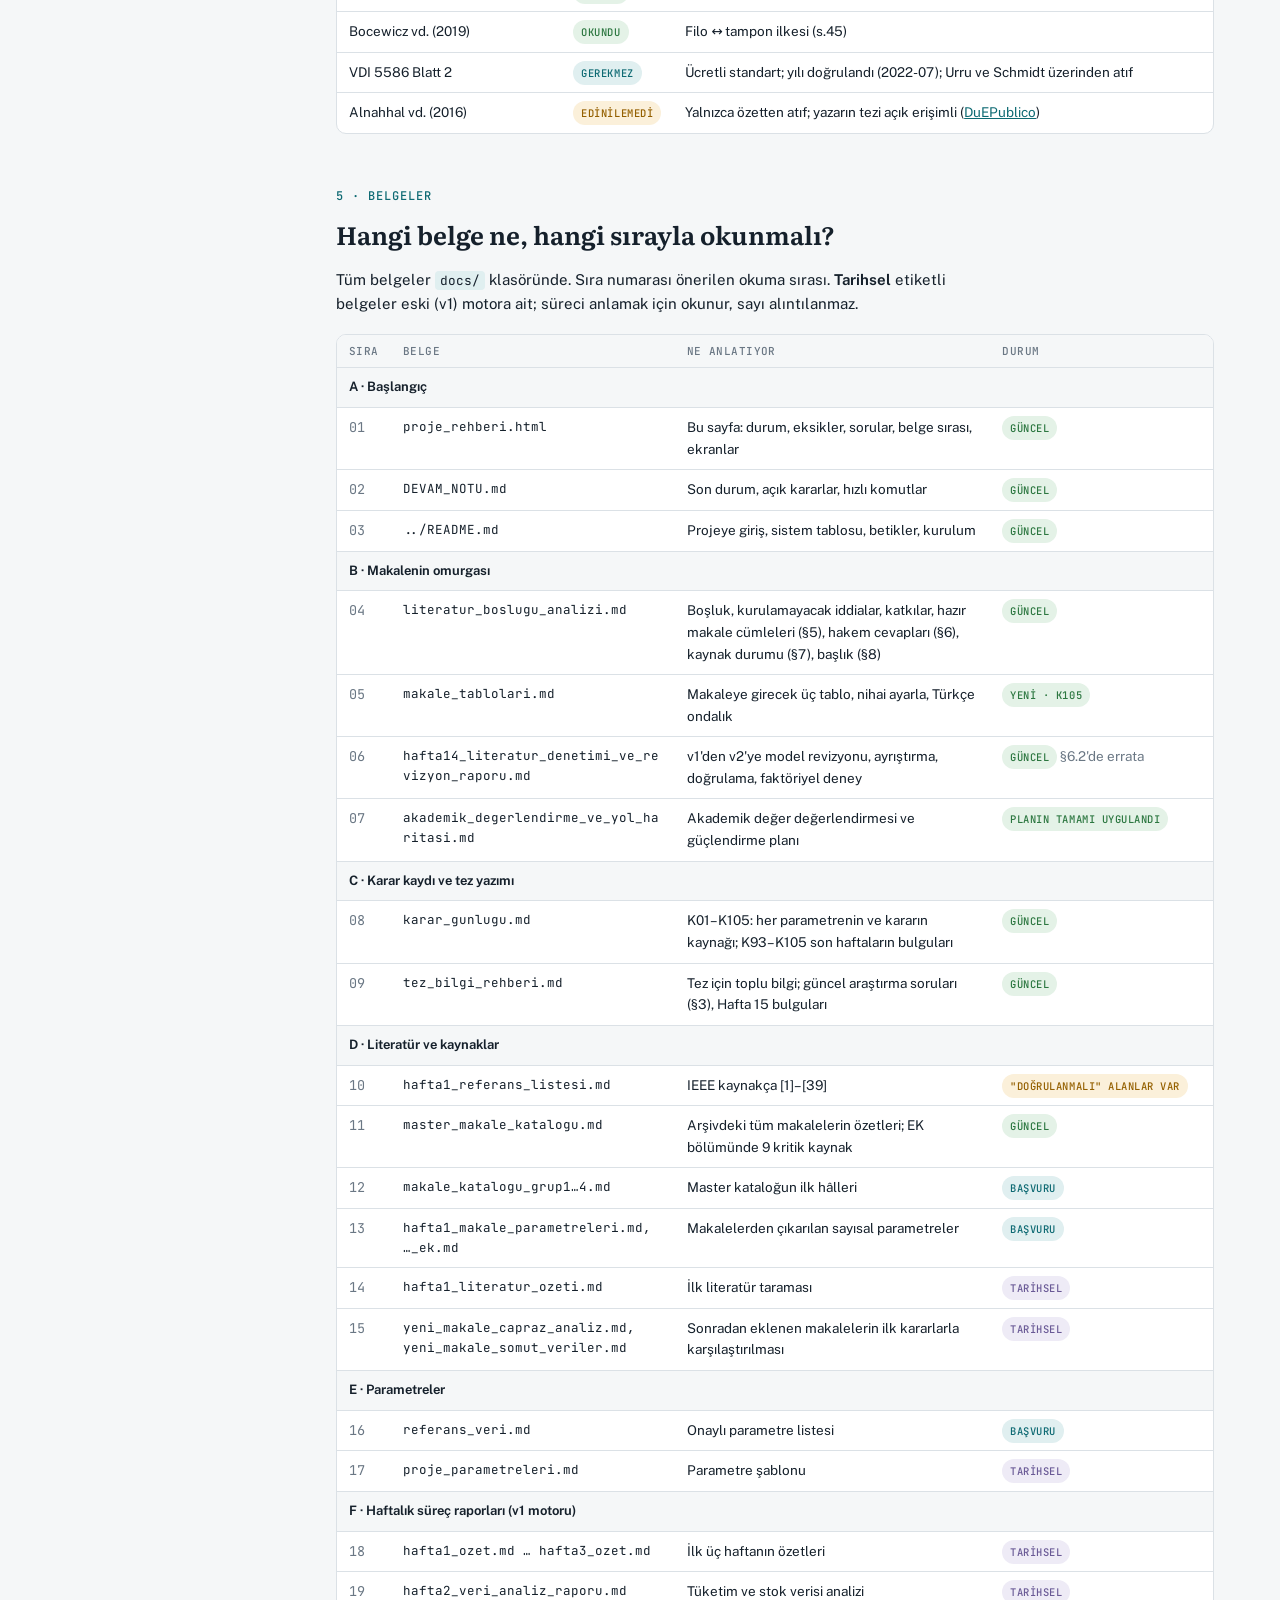
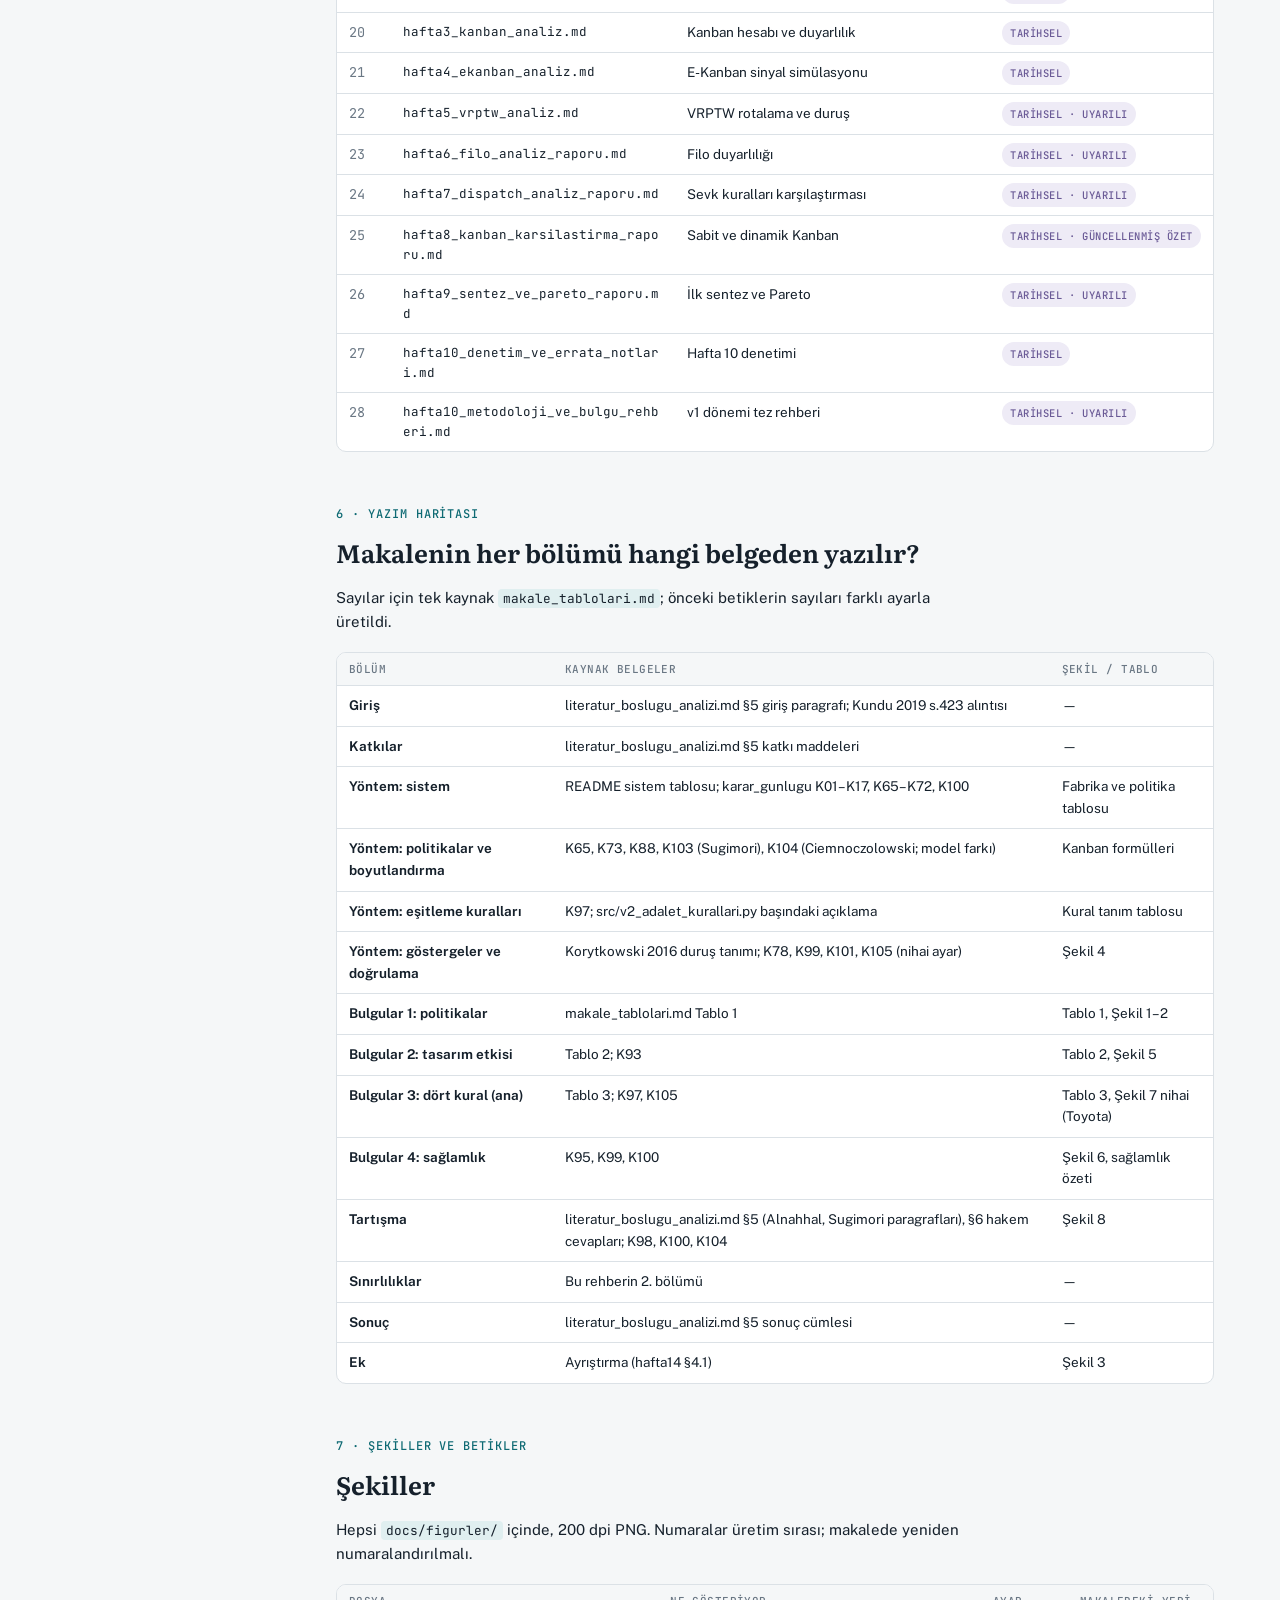
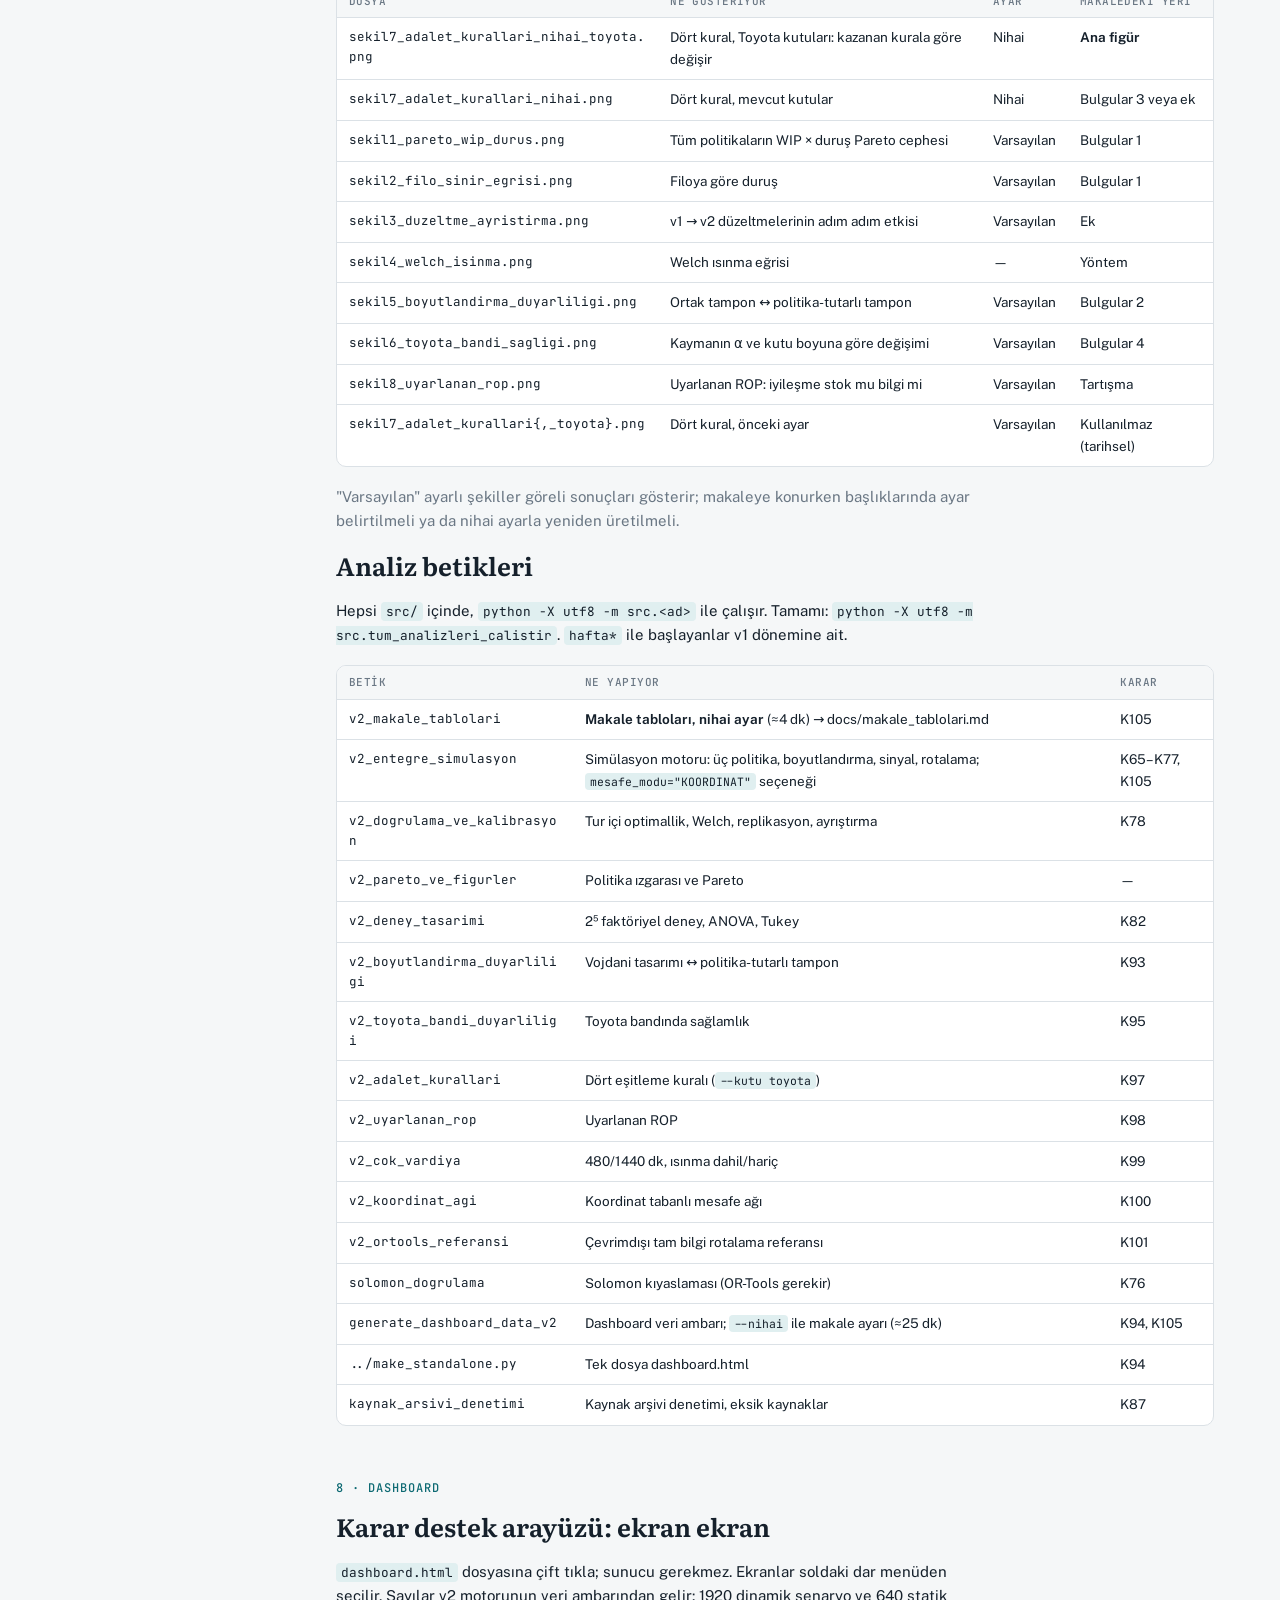
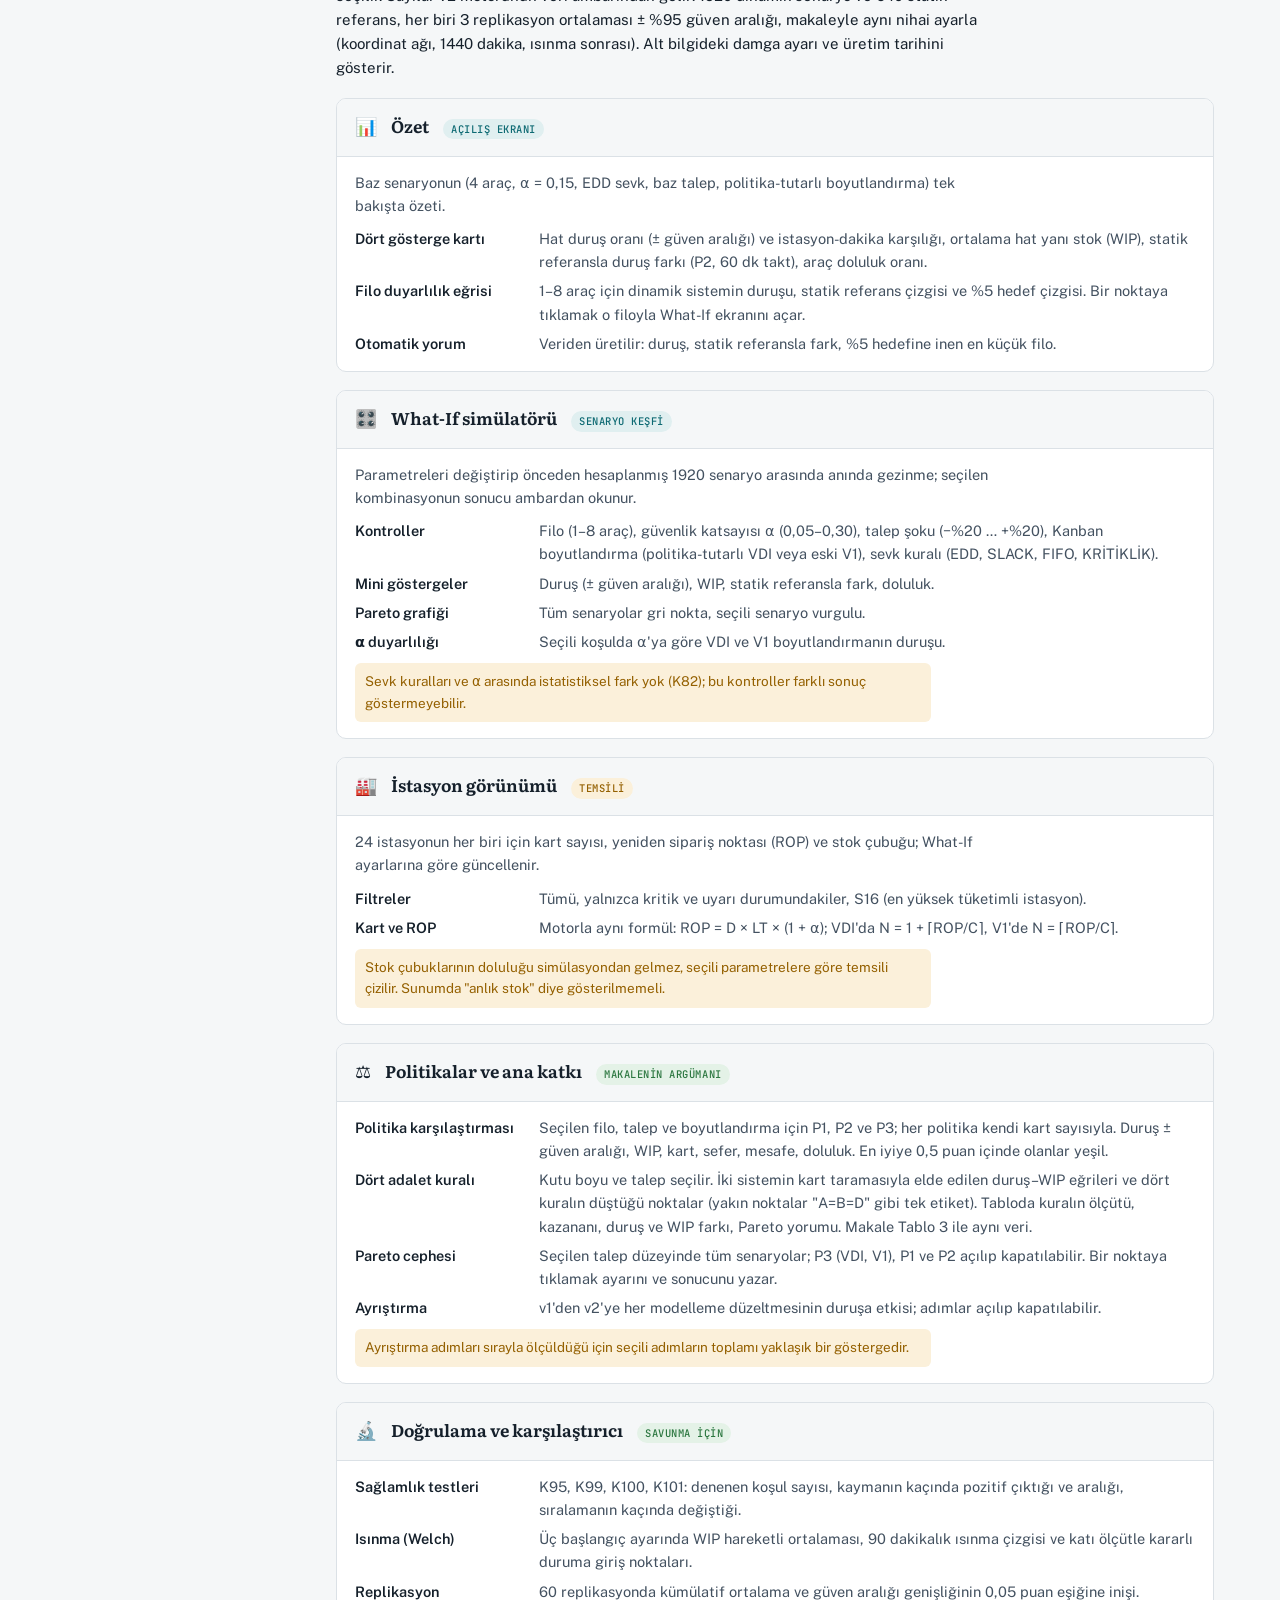
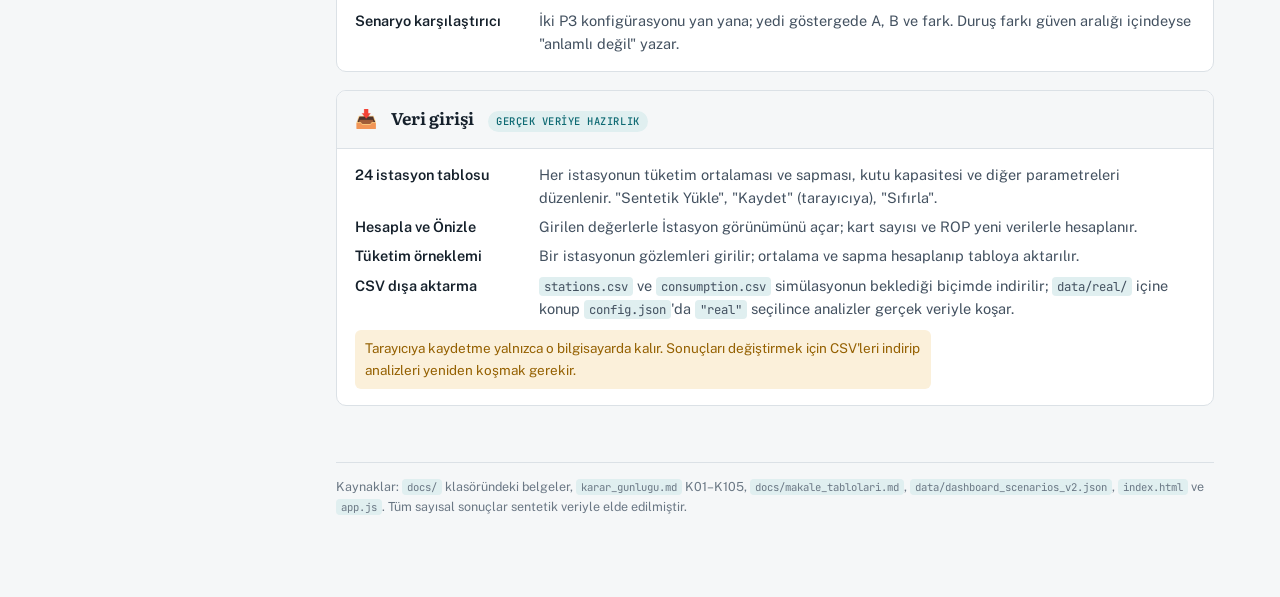
<file: docs/proje_rehberi.html>
<!DOCTYPE html>
<html lang="tr">
<head>
<meta charset="utf-8">
<meta name="viewport" content="width=device-width, initial-scale=1, viewport-fit=cover">
<title>Milk-Run Proje Rehberi</title>
<link rel="preconnect" href="https://fonts.googleapis.com">
<link rel="preconnect" href="https://fonts.gstatic.com" crossorigin>
<link rel="stylesheet" href="https://fonts.googleapis.com/css2?family=Literata:opsz,wght@7..72,500;7..72,650&family=Public+Sans:wght@400;500;600;700&family=JetBrains+Mono:wght@400;500&display=swap">
<style>
/* Düzen: solda yapışkan içindekiler, sağda bölüm bölüm rehber; telefonda tek sütun */
:root {
  --bg: #f5f7f8;
  --surface: #ffffff;
  --ink: #15202b;
  --ink-2: #435160;
  --muted: #6a7784;
  --line: #dbe1e6;
  --accent: #0e6a73;
  --accent-soft: #e0eff0;
  --crit: #b3322a;  --crit-soft: #fbe8e6;
  --warn: #946000;  --warn-soft: #fbf0da;
  --ok: #2c7740;    --ok-soft: #e4f2e7;
  --hist: #6a5a96;  --hist-soft: #eeebf6;
  --f-display: "Literata", Georgia, "Times New Roman", serif;
  --f-body: "Public Sans", system-ui, -apple-system, "Segoe UI", sans-serif;
  --f-mono: "JetBrains Mono", ui-monospace, Consolas, monospace;
}
@media (prefers-color-scheme: dark) { :root:not([data-theme="light"]) {
  --bg: #11161b; --surface: #192027; --ink: #e5eaee; --ink-2: #b3bdc7; --muted: #8894a0;
  --line: #2b343d; --accent: #5bc0c8; --accent-soft: #15333a;
  --crit: #f08a80; --crit-soft: #3a1f1d; --warn: #e3b35c; --warn-soft: #352a14;
  --ok: #7bc98a; --ok-soft: #1a3121; --hist: #b6a8e6; --hist-soft: #272238; color-scheme: dark; } }
:root[data-theme="dark"] {
  --bg: #11161b; --surface: #192027; --ink: #e5eaee; --ink-2: #b3bdc7; --muted: #8894a0;
  --line: #2b343d; --accent: #5bc0c8; --accent-soft: #15333a;
  --crit: #f08a80; --crit-soft: #3a1f1d; --warn: #e3b35c; --warn-soft: #352a14;
  --ok: #7bc98a; --ok-soft: #1a3121; --hist: #b6a8e6; --hist-soft: #272238; color-scheme: dark; }

* { box-sizing: border-box; }
html { scroll-behavior: smooth; }
@media (prefers-reduced-motion: reduce) { html { scroll-behavior: auto; } }
body { margin: 0; background: var(--bg); color: var(--ink); font: 400 15px/1.6 var(--f-body); }
.sayfa { max-width: 1180px; margin: 0 auto; display: grid; grid-template-columns: 230px minmax(0, 1fr); gap: 40px;
  padding-left: max(16px, env(safe-area-inset-left, 0px)); padding-right: max(16px, env(safe-area-inset-right, 0px));
  padding-block: 36px 80px; }
nav.icindekiler { position: sticky; top: 24px; align-self: start; display: grid; gap: 4px; font-size: 13.5px; }
nav.icindekiler .baslik { font: 500 11px/1 var(--f-mono); letter-spacing: .08em; text-transform: uppercase; color: var(--muted); margin-bottom: 8px; }
nav.icindekiler a { color: var(--ink-2); text-decoration: none; padding: 6px 10px; border-radius: 6px; border-left: 2px solid transparent; }
nav.icindekiler a:hover { background: var(--surface); color: var(--ink); border-left-color: var(--accent); }
nav.icindekiler a span { font-family: var(--f-mono); color: var(--muted); font-size: 12px; margin-right: 6px; }
a { color: var(--accent); }
a:focus-visible, summary:focus-visible { outline: 2px solid var(--accent); outline-offset: 3px; border-radius: 4px; }
main { display: grid; gap: 56px; min-width: 0; }
section { display: grid; gap: 18px; min-width: 0; scroll-margin-top: 20px; }
h1, h2, h3 { font-family: var(--f-display); margin: 0; line-height: 1.2; text-wrap: balance; }
h1 { font-size: clamp(28px, 4vw, 38px); font-weight: 650; }
h2 { font-size: 25px; font-weight: 650; }
h3 { font-size: 17px; font-weight: 650; }
p { margin: 0; max-width: 72ch; }
.kas { font: 500 12px/1 var(--f-mono); letter-spacing: .08em; text-transform: uppercase; color: var(--accent); }
.giris { font-size: 16.5px; color: var(--ink-2); }
.muted { color: var(--muted); }
code { font-family: var(--f-mono); font-size: .85em; background: var(--accent-soft); padding: 1px 5px; border-radius: 4px; overflow-wrap: anywhere; }
strong { font-weight: 650; }

.durum { display: grid; grid-template-columns: repeat(auto-fit, minmax(180px, 1fr)); gap: 12px; }
.durum div { background: var(--surface); border: 1px solid var(--line); border-radius: 10px; padding: 14px 16px; display: grid; gap: 2px; }
.durum b { font: 500 24px/1.2 var(--f-mono); font-variant-numeric: tabular-nums; }
.durum span { font-size: 13px; color: var(--muted); }
.durum .o b { color: var(--ok); } .durum .w b { color: var(--warn); } .durum .c b { color: var(--crit); }

.kart { background: var(--surface); border: 1px solid var(--line); border-radius: 10px; padding: 18px 20px; display: grid; gap: 10px; min-width: 0; }
.liste { display: grid; gap: 10px; }
.madde { background: var(--surface); border: 1px solid var(--line); border-left: 4px solid var(--line); border-radius: 8px; padding: 14px 16px; display: grid; gap: 6px; min-width: 0; }
.madde.c { border-left-color: var(--crit); } .madde.w { border-left-color: var(--warn); } .madde.o { border-left-color: var(--ok); } .madde.a { border-left-color: var(--accent); }
.ust { display: flex; flex-wrap: wrap; align-items: baseline; gap: 6px 10px; }
.madde p, .madde li { color: var(--ink-2); font-size: 14.5px; }
.madde ul { margin: 0; padding-left: 20px; display: grid; gap: 3px; }
.pill { font: 500 10.5px/1 var(--f-mono); letter-spacing: .05em; text-transform: uppercase; padding: 5px 8px; border-radius: 999px; white-space: nowrap; }
.pill.c { background: var(--crit-soft); color: var(--crit); } .pill.w { background: var(--warn-soft); color: var(--warn); }
.pill.o { background: var(--ok-soft); color: var(--ok); } .pill.a { background: var(--accent-soft); color: var(--accent); }
.pill.h { background: var(--hist-soft); color: var(--hist); }
.dosya { font: 400 12.5px/1.5 var(--f-mono); color: var(--muted); overflow-wrap: anywhere; }
.cevap { background: var(--bg); border-radius: 6px; padding: 10px 12px; font-size: 14.5px; color: var(--ink); }
.cevap strong { color: var(--accent); }

details.soru { background: var(--surface); border: 1px solid var(--line); border-radius: 10px; padding: 0; }
details.soru > summary { cursor: pointer; padding: 14px 18px; font-weight: 600; display: flex; gap: 12px; align-items: baseline; list-style: none; }
details.soru > summary::-webkit-details-marker { display: none; }
details.soru > summary::before { content: "+"; font: 500 16px/1 var(--f-mono); color: var(--accent); width: 12px; flex: none; }
details.soru[open] > summary::before { content: "−"; }
details.soru .govde { padding: 0 18px 16px 42px; display: grid; gap: 10px; font-size: 14.5px; color: var(--ink-2); }
details.soru .govde ul { margin: 0; padding-left: 18px; display: grid; gap: 4px; }
.no { font: 500 12px/1 var(--f-mono); color: var(--muted); flex: none; }

.tablo { overflow-x: auto; border: 1px solid var(--line); border-radius: 10px; background: var(--surface); }
table { border-collapse: collapse; width: 100%; font-size: 13.5px; }
th, td { text-align: left; padding: 9px 12px; border-bottom: 1px solid var(--line); vertical-align: top; }
thead th { font: 500 11px/1.3 var(--f-mono); letter-spacing: .04em; text-transform: uppercase; color: var(--muted); background: var(--bg); }
tbody tr:last-child td { border-bottom: 0; }
td.sira { font-family: var(--f-mono); color: var(--muted); white-space: nowrap; font-variant-numeric: tabular-nums; }
td.ad { font-family: var(--f-mono); font-size: 12.5px; overflow-wrap: anywhere; min-width: 200px; }
td.say { font-variant-numeric: tabular-nums; white-space: nowrap; }
.faz td { background: var(--bg); font-weight: 650; color: var(--ink); font-size: 13px; }

.ekran { background: var(--surface); border: 1px solid var(--line); border-radius: 10px; overflow: hidden; display: grid; min-width: 0; }
.ekran-bas { display: flex; flex-wrap: wrap; gap: 6px 14px; align-items: baseline; padding: 14px 18px; border-bottom: 1px solid var(--line); background: var(--bg); }
.ekran-bas .ikon { font-size: 18px; }
.ekran-govde { padding: 14px 18px 16px; display: grid; gap: 10px; font-size: 14.5px; color: var(--ink-2); }
.ekran-govde dl { margin: 0; display: grid; grid-template-columns: 170px minmax(0, 1fr); gap: 6px 14px; }
.ekran-govde dt { font-weight: 600; color: var(--ink); }
.ekran-govde dd { margin: 0; }
.uyari { font-size: 13.5px; color: var(--warn); background: var(--warn-soft); border-radius: 6px; padding: 8px 10px; }

footer { font-size: 12.5px; color: var(--muted); border-top: 1px solid var(--line); padding-top: 14px; }
@media (max-width: 880px) {
  .sayfa { grid-template-columns: minmax(0, 1fr); gap: 24px; }
  nav.icindekiler { position: static; grid-template-columns: repeat(auto-fit, minmax(150px, 1fr)); }
  .ekran-govde dl { grid-template-columns: minmax(0, 1fr); }
  .ekran-govde dt { margin-top: 6px; }
  details.soru .govde { padding-left: 18px; }
}
</style>
</head>
<body>
<div class="sayfa">

<nav class="icindekiler" aria-label="İçindekiler">
  <div class="baslik">İçindekiler</div>
  <a href="#durum"><span>1</span>Genel durum</a>
  <a href="#eksikler"><span>2</span>Eksikler</a>
  <a href="#sorular"><span>3</span>Makale için kritik sorular</a>
  <a href="#kaynaklar"><span>4</span>Kaynaklar</a>
  <a href="#belgeler"><span>5</span>Belgeler ve okuma sırası</a>
  <a href="#yazim"><span>6</span>Hangi bölüm hangi belgeden</a>
  <a href="#sekiller"><span>7</span>Şekiller ve betikler</a>
  <a href="#ekranlar"><span>8</span>Dashboard ekranları</a>
</nav>

<main>

<header style="display:grid; gap:12px;">
  <span class="kas">Proje rehberi · 3 Kasım 2026 · Karar günlüğü K01–K105</span>
  <h1>Dinamik Milk-Run ve E-Kanban: Proje Rehberi</h1>
  <p class="giris">Projenin şu anki durumu, makaleye geçmeden kalan eksikler, hakemin soracağı sorular ve cevapları, kaynakların durumu, belgelerin hangi sırayla okunacağı ve karar destek arayüzündeki her ekranın ne yaptığı.</p>
</header>

<!-- 1 -->
<section id="durum" aria-labelledby="h-durum">
  <span class="kas">1 · Genel durum</span>
  <h2 id="h-durum">Proje nerede?</h2>
  <p><strong>Temel hazır.</strong> Model, deneyler, sağlamlık testleri, nihai makale tabloları, şekiller, arayüz ve belgeler tamamlandı; kaynakların biri dışında hepsi okundu. Sıradaki iş makale metnini yazmak.</p>
  <div class="durum">
    <div class="o"><b>105</b><span>karar, kaynağıyla birlikte kayıtlı (K01–K105)</span></div>
    <div class="o"><b>3</b><span>makale tablosu nihai ayarla hazır (<code>makale_tablolari.md</code>)</span></div>
    <div class="o"><b>36/36</b><span>bağımsız sağlamlık koşulunda boyutlandırma etkisinin yönü aynı (52 test hücresi)</span></div>
    <div class="o"><b>8/9</b><span>kritik kaynak edinildi ve tam metinden okundu</span></div>
    <div class="o"><b>✓</b><span>tüm çalışma GitHub'da</span></div>
    <div class="w"><b>0</b><span>sayfa makale metni (sıradaki iş)</span></div>
  </div>
  <div class="kart">
    <h3>Ana bulgu, nihai ayarla</h3>
    <p>Fabrika içi besleme politikaları karşılaştırılırken sonuç, karşılaştırmanın nasıl adil kılındığına bağlıdır. Aynı iki sistem arasındaki duruş farkı, yazında kullanılan dört eşitleme kuralına göre <strong>−17 ile +2 puan</strong> arasında değişir; küçük (Toyota) kutu boyunda politika-tutarlı kural geleneksel sistemi, diğer üç kural dijital sistemi kazandırır. Her politika kendi çevrim süresine göre boyutlandırıldığında dijital sistem yeterli filoda <strong>0,2–1,9 puan daha az duruş ve %37–41 daha az stokla</strong> çalışır.</p>
    <p class="muted">Nihai ayar: koordinat tabanlı mesafe ağı, 1440 dakika (3 vardiya), ısınma sonrası göstergeler (K105). Bu ayarda önceki "üç farklı kazanan" ifadesi tutmadı; doğru ifade yukarıdaki.</p>
  </div>
</section>

<!-- 2 -->
<section id="eksikler" aria-labelledby="h-eksik">
  <span class="kas">2 · Eksikler</span>
  <h2 id="h-eksik">Neler kaldı?</h2>
  <p>İlk incelemede on eksik vardı; yedisi kapandı. Kalanlar önem sırasına göre:</p>

  <div class="liste">
    <div class="madde c">
      <div class="ust"><h3>Makale metni</h3><span class="pill c">Sıradaki iş</span></div>
      <p>Bütün parçalar hazır: giriş paragrafı, katkı maddeleri, Alnahhal ve Sugimori tartışma paragrafları, sonuç cümlesi ve başlık önerisi <code>literatur_boslugu_analizi.md</code> Bölüm 5 ve 8'de; tablolar <code>makale_tablolari.md</code>'de. Hangi belgenin hangi bölüme gittiği <a href="#yazim">6. bölümde</a>.</p>
    </div>
    <div class="madde w">
      <div class="ust"><h3>Alnahhal vd. (2016) edinilemedi</h3><span class="pill w">İsteğe bağlı</span></div>
      <p>Springer kitap bölümü, kapalı erişim. Makalede yalnızca özetinden atıf yapılır; tartışma paragrafı buna göre ihtiyatlı yazıldı. Yazarın açık erişimli doktora tezi aynı çalışmayı içerir: <a href="https://duepublico2.uni-due.de/receive/duepublico_mods_00039133">DuEPublico</a> (tarayıcıdan aç, güvenlik kontrolünü bekle). İndirilirse tamponu nasıl eşitledikleri kontrol edilir.</p>
    </div>
    <div class="madde w">
      <div class="ust"><h3>Kaynakçada doğrulanacak alanlar</h3><span class="pill w">Yazım sırasında</span></div>
      <p><code>hafta1_referans_listesi.md</code> içinde "doğrulanmalı" notlu alanlar: Simić cilt/sayı, Droste &amp; Deuse sayfa aralığı, Vojdani DOI, Urru sayı numarası, OR-Tools sürümü, Montgomery baskısı. Chee vd. (2012) ve Faccio vd. (2013a/b) künyeleri tam metinden alınmalı.</p>
    </div>
    <div class="madde w">
      <div class="ust"><h3>Tüm analizlerin baştan sona koşusu</h3><span class="pill w">Teslim öncesi</span></div>
      <p>Her betik tek tek çalıştı ve sonuçları kayıtlı; <code>src/tum_analizleri_calistir.py</code> ise yeni adımlarla uçtan uca hiç koşulmadı. Teslimden önce bir kez çalıştırılmalı (yaklaşık 40 dakika).</p>
    </div>
    <div class="madde a">
      <div class="ust"><h3>Gerçek fabrika verisi</h3><span class="pill a">En yüksek etki · dış bağımlı</span></div>
      <p>Tek vardiyalık gerçek tüketim verisi bile "sentetik veri" itirazını büyük ölçüde kapatır. Altyapı hazır: <code>data/config.json</code> içinde <code>"real"</code> ve <code>data/real/*.csv</code> şablonları; dashboard'daki Veri Girişi ekranı bu iş için.</p>
    </div>
    <div class="madde a">
      <div class="ust"><h3>Sınırlılıklar bölümüne yazılacaklar</h3><span class="pill a">Yazılmalı</span></div>
      <ul>
        <li>Sentetik veri; tek fabrika düzeni; hatlar arası mesafe mühendislik varsayımı (K100).</li>
        <li>Adalet kurallarında kart sayısı tüm istasyonlara aynı miktarda değiştirildi; eşit hizmet kuralı zaman bazlı duruşla temsil edildi.</li>
        <li>Araç kapasitesi deneylerde hiç bağlayıcı olmadı (doluluk ≤ %57); Ciemnoczolowski &amp; Bozer'in kapasite kanalı gözlenemedi (K104).</li>
        <li>Bizim P2'de açık aynı turda kapatılır; Ciemnoczolowski &amp; Bozer'in "coupled" rotasında bir sonraki turda (K104).</li>
        <li>Rotalama sezgiseli genel kıyaslamada zayıf, OR-Tools referansı kanıtlanmış alt sınır değil (K101).</li>
        <li>Talep şoku sabit düzey kayması; uyarlanan ROP yalnızca dijitale verildi (K98).</li>
      </ul>
    </div>
    <div class="madde o">
      <div class="ust"><h3>İlk incelemeden bu yana kapananlar</h3><span class="pill o">Tamamlandı</span></div>
      <ul>
        <li><strong>Git:</strong> Bütün çalışma GitHub'a gönderildi; makale PDF'leri depoya eklenmedi.</li>
        <li><strong>Kaynaklar:</strong> Sugimori 1977, Ciemnoczolowski &amp; Bozer 2013 (iki bölüm), Schmidt 2016 ve Korytkowski 2016 edinildi ve okundu; Kanban formülü asıl kaynağından doğrulandı (K103, K104).</li>
        <li><strong>Nihai koşular:</strong> Koordinat ağı + 1440 dk + ısınma sonrası göstergelerle makale tabloları üretildi; dashboard verisi aynı ayarla yeniden üretildi (K105).</li>
        <li><strong>Katkı maddeleri ve başlık</strong> nihai sayılarla yeniden yazıldı; önerilen başlık "Öneri C".</li>
        <li><strong>Belgeler:</strong> Tez bilgi rehberine Hafta 15 ve güncel araştırma soruları, README'ye yeni betikler ve ekranlar eklendi; ana katalog 9 kaynakla güncellendi.</li>
        <li><strong>Dashboard hataları:</strong> Yanlış talep seçenekleri, İstasyon ekranındaki kart formülü ve 480 dakikaya sabitlenmiş duruş paydası düzeltildi.</li>
      </ul>
    </div>
  </div>
</section>

<!-- 3 -->
<section id="sorular" aria-labelledby="h-soru">
  <span class="kas">3 · Makale için kritik sorular</span>
  <h2 id="h-soru">Hakem ve danışman ne soracak, cevabımız ne?</h2>
  <p>Sayılar nihai ayardan (<code>makale_tablolari.md</code>). Sorulara tıklayarak kapatıp açabilirsin.</p>

  <details class="soru" open><summary><span class="no">S1</span>Araştırma sorusu tam olarak ne?</summary>
    <div class="govde">
      <div class="cevap"><strong>Cevap:</strong> Periyodik (sabit takt) ve olay tabanlı (e-Kanban) besleme politikaları karşılaştırılırken hat yanı tamponun nasıl eşitlendiği, karşılaştırmanın sonucunu ne ölçüde belirler?</div>
      <ul>
        <li>AS2: Yazındaki dört eşitleme kuralı aynı sistemde hangi kazananları verir?</li>
        <li>AS3: Etki Toyota parametre bandında, 3 vardiyalık ufukta ve gerçekçi mesafe ağında sürer mi?</li>
        <li>AS4: Her politika kendi çevrim süresine göre boyutlandırıldığında politikalar nasıl ayrışır?</li>
      </ul>
      <p class="dosya">tez_bilgi_rehberi.md §3 (güncel sorular) · literatur_boslugu_analizi.md §1</p>
    </div>
  </details>

  <details class="soru" open><summary><span class="no">S2</span>Literatürde hangi boşluğu kapatıyoruz?</summary>
    <div class="govde">
      <div class="cevap"><strong>Cevap:</strong> Boyutlandırma yazını tamponun politikanın çevrim süresine bağlı olduğunu gösteriyor: Droste &amp; Deuse 2011, Urru 2018, Bocewicz 2019 ve Ciemnoczolowski &amp; Bozer 2013'ün kanban alt sınırı. Ama bu çalışmalar politikaları karşılaştırmıyor. Karşılaştırma yapanlar ise (Vojdani 2022, Alnahhal &amp; Noche 2015, Chee 2012) tamponu farklı biçimlerde eşitliyor ve bu seçimi tartışmıyor. Kundu vd. (2019) s.423 iki politika ailesinin karşılaştırılmasını açıkça "gelecek çalışma" olarak bırakıyor.</div>
      <p><strong>Dikkat:</strong> Kundu aynı sayfada "politika karşılaştırması iyi çalışılmış" da diyor. İddiamız "kimse karşılaştırmamış" değil, "eşitleme kuralının sonuca etkisi ölçülmemiş" olmalı.</p>
      <p class="dosya">literatur_boslugu_analizi.md §4.1.1–4.1.5, §5 giriş paragrafı</p>
    </div>
  </details>

  <details class="soru" open><summary><span class="no">S3</span>Katkımız tam olarak ne?</summary>
    <div class="govde">
      <div class="cevap"><strong>Cevap:</strong> Yöntemsel bir katkı: dört eşitleme kuralını aynı sistemde yan yana koyup sonucun kurala bağlı olduğunu gösteriyoruz. Buradan bir ilke çıkıyor: karşılaştırma çalışmaları eşitleme kuralını açıkça belirtmeli ve sonucu duruş–WIP düzleminde (Pareto) vermeli.</div>
      <ul>
        <li><strong>Katkı 1 (ana):</strong> Dört eşitleme kuralı (K97, K105).</li>
        <li><strong>Katkı 2:</strong> Bağımsız bir tasarımın (Vojdani 2022) sonucu nasıl etkilediği; 36 bağımsız koşulda sınandı (52 test hücresi) (K93, K95, K99, K100).</li>
        <li><strong>Katkı 3:</strong> Modelleme kararlarının adım adım ayrıştırılması.</li>
        <li><strong>Katkı 4 (deney yapılırsa):</strong> Duruşta kart sayısı ile taşıma kapasitesinin paylarının ayrıştırılması; Ciemnoczolowski &amp; Bozer (2013, s.579) bunu gelecek çalışma olarak ilan etmiş.</li>
        <li><strong>Katkı değil:</strong> Stoktan türetilen zaman penceresi Lieb (2021, s.118–120)'de var; yöntem öğesi olarak, atıfla yazılır.</li>
      </ul>
      <p>Yapılmaması gereken iddialar: "e-Kanban ile VRPTW'yi ilk kez birleştirdik", "entegre karar destek sistemi geliştirdik".</p>
      <p class="dosya">literatur_boslugu_analizi.md §5 katkı maddeleri (güncel)</p>
    </div>
  </details>

  <details class="soru" open><summary><span class="no">S4</span>Ana sayısal bulgular neler?</summary>
    <div class="govde">
      <div class="tablo"><table>
        <thead><tr><th>Bulgu (3 araç, nihai ayar)</th><th>Sayı</th><th>Kaynak</th></tr></thead>
        <tbody>
          <tr><td>Vojdani tasarımı (ortak iki kutulu tampon): dijital önde</td><td class="say">2,4 – 16,0 puan</td><td>Tablo 2</td></tr>
          <tr><td>Politika-tutarlı tamponda aynı fark</td><td class="say">mevcut kutu −0,20 / −1,86 · Toyota +0,11 / +1,97</td><td>Tablo 2</td></tr>
          <tr><td>Boyutlandırma kayması (B − A)</td><td class="say">+2,2 · +9,0 · +11,4 · +17,9 puan</td><td>Tablo 2</td></tr>
          <tr><td>Dört kural: duruş farkı aralığı</td><td class="say">−17,3 … +2,0 puan</td><td>Tablo 3</td></tr>
          <tr><td>Dört kural, Toyota kutuları</td><td class="say">B → geleneksel · A, C, D → dijital</td><td>Tablo 3</td></tr>
          <tr><td>Politika-tutarlı: P3 konsolidasyon ↔ P2 T=60, baz talep</td><td class="say">%0,11 / 379 WIP ↔ %0,30 / 648 WIP</td><td>Tablo 1</td></tr>
          <tr><td>Aynısı, +%50 talep şoku</td><td class="say">%2,78 / 331 WIP ↔ %4,64 / 524 WIP</td><td>Tablo 1</td></tr>
          <tr><td>Sağlamlık: kaymanın pozitif olduğu koşul</td><td class="say">36/36 (52 hücre)</td><td>K95, K99, K100</td></tr>
        </tbody>
      </table></div>
    </div>
  </details>

  <details class="soru" open><summary><span class="no">S5</span>Neden simülasyon, neden analitik model değil?</summary>
    <div class="govde">
      <div class="cevap"><strong>Cevap:</strong> Schmidt vd. (2016) s.1: milk-run tasarımı "sıradan bir optimizasyon problemi olarak bir çözücüye verilemez". Faccio vd. (2013b): analitik yaklaşım tek başına güvenilir sonuç vermeyebilir. Ciemnoczolowski &amp; Bozer (2013) bile analitik yaklaşımlarını simülasyonla doğruluyor. Bizim karşılaştırdığımız şey stokastik talep altında kapalı döngü davranış.</div>
    </div>
  </details>

  <details class="soru" open><summary><span class="no">S6</span>Model doğru mu? Nasıl doğruladınız?</summary>
    <div class="govde">
      <ul>
        <li><strong>Duruş tanımı:</strong> Korytkowski &amp; Karkoszka (2016, s.834) ile birebir aynı: parçaların bulunmadığı sürenin toplam çalışma süresine oranı.</li>
        <li><strong>Kanban formülü:</strong> Sugimori vd. (1977, s.561) Toyota formülü; "+1 değişim pozisyonu" VDI 5586 (Urru 2018 s.406, Schmidt 2016 s.3–4).</li>
        <li><strong>Isınma:</strong> Welch yöntemi, 90 dakika (K78); nihai tablolar ısınma sonrası ve 1440 dakika (K99, K105).</li>
        <li><strong>Replikasyon:</strong> 9 replikasyonda güven aralığı ≤ 0,05 puan; tablolar 12 replikasyon.</li>
        <li><strong>Rotalama:</strong> Tur içi sıralama tam numaralamaya göre ortalama %0,62 sapma. Solomon kıyaslamasında OR-Tools'tan %101,8 geride; fabrika senaryosunda tam bilgili referans %60–70 daha kısa yol ama daha çok gecikme veriyor (K76, K101).</li>
      </ul>
      <p class="dosya">Dashboard → Doğrulama sekmesi · hafta14 raporu §5</p>
    </div>
  </details>

  <details class="soru" open><summary><span class="no">S7</span>Sonuçlar sağlam mı?</summary>
    <div class="govde">
      <div class="cevap"><strong>Cevap:</strong> Boyutlandırma etkisinin yönü her testte aynı: Toyota parametre bandında 30/30 (K95), iki ufuk ve iki gösterge türünde 16/16 (K99), koordinat ağında 6/6 (K100). Nihai tablolarda da dört hücrenin dördünde pozitif.</div>
      <p><strong>Açıkça söylenmesi gereken:</strong> Hangi sistemin kazandığı kutu boyuna bağlı. Mevcut kutularda dijital her kuralda önde, ama farkın büyüklüğü kurala göre çok değişiyor. Toyota kutularında ise kazanan kurala göre değişiyor. Önceki ayarla bulunan "üç farklı kazanan" nihai ayarda iki oldu (K105).</p>
    </div>
  </details>

  <details class="soru" open><summary><span class="no">S8</span>"Sentetik veri kullanmışsınız" itirazına cevap?</summary>
    <div class="govde">
      <div class="cevap"><strong>Cevap:</strong> Kabul ediyoruz, sınırlılık olarak yazıyoruz. Katkı yöntemsel: eşitleme kuralının sonucu değiştirdiği verinin gerçek olup olmamasından bağımsız gösterilebilir. Parametreler literatürden: Kanban formülü Sugimori (1977), durak aralığı Urru (2018), karşılaştırma tasarımı Vojdani (2022), hizmet hedefi Alnahhal &amp; Noche (2015), duruş tanımı Korytkowski (2016). Toyota bandı dışındaki parametrelerin sonucu değiştirmediği gösterildi (K95).</div>
    </div>
  </details>

  <details class="soru" open><summary><span class="no">S9</span>"Bu zaten Alnahhal vd. (2016)'da var" itirazına cevap?</summary>
    <div class="govde">
      <div class="cevap"><strong>Cevap:</strong> Yön olarak tutarlıyız; orada da üstünlük koşullara bağlı. Farklar: onlar üstünlüğü bilgi akışı hızına ve araç kapasitesine bağlıyor, biz eşitleme kuralına; onlarda rota sabit, bizde olay tabanlı; biz dört kuralı yan yana ölçüyoruz.</div>
      <p><strong>Risk:</strong> Tam metni okunamadı; cevap özetine dayanıyor. Tartışma paragrafı bu yüzden ihtiyatlı yazıldı. Yazarın tezi edinilirse güçlenir.</p>
    </div>
  </details>

  <details class="soru" open><summary><span class="no">S10</span>Hangi dergi, hangi başlık?</summary>
    <div class="govde">
      <div class="cevap"><strong>Önerilen başlık:</strong> "Fabrika İçi Milk-Run Besleme Politikalarının Karşılaştırılmasında Eşitleme Kurallarının Etkisi: Bir Simülasyon Çalışması".<br><strong>Dergi:</strong> TR Dizin hedefi için Endüstri Mühendisliği Dergisi (TMMOB) veya Journal of Turkish Operations Management.</div>
      <p>Gerçekçi değerlendirme: TR Dizin için sınırda, asıl engel gerçek veri yokluğu; SCI-E için katkı artımsal.</p>
    </div>
  </details>

  <details class="soru" open><summary><span class="no">S11</span>Sevk kuralları arasında fark yoksa bu bir eksiklik mi?</summary>
    <div class="govde">
      <div class="cevap"><strong>Cevap:</strong> Hayır, bilgilendirici bir olumsuz bulgu. ANOVA ve Tukey HSD ile dört sevk kuralı arasında fark yok (p = 0,9997 ve 0,3415). Ciemnoczolowski &amp; Bozer'in bulgusuyla da uyumlu: duruşu sevk ayrıntısından çok kanban sayısı belirliyor (K82, K104).</div>
    </div>
  </details>

  <details class="soru" open><summary><span class="no">S12</span>Uyarlanan ROP neden işe yaramadı?</summary>
    <div class="govde">
      <div class="cevap"><strong>Cevap:</strong> Küçük kutularda uyarlama duruşu düşürüyor ama bunu ek stokla yapıyor; yani kart eklemekle eşdeğer (K98). Bu, Sugimori vd. (1977, s.562)'nin ilkesiyle tutarlı: Toyota talep artışına kart sayısıyla değil, tedarik süresini kısaltarak yanıt verir.</div>
    </div>
  </details>
</section>

<!-- 4 -->
<section id="kaynaklar" aria-labelledby="h-kaynak">
  <span class="kas">4 · Kaynaklar</span>
  <h2 id="h-kaynak">Kritik kaynakların durumu</h2>
  <p>PDF'ler <code>docs/papers/ek_kaynaklar/</code> içinde, yalnızca yerelde (telif nedeniyle GitHub'a gönderilmedi). Ayrıntılı notlar <code>master_makale_katalogu.md</code> EK bölümünde.</p>
  <div class="tablo"><table>
    <thead><tr><th>Kaynak</th><th>Durum</th><th>Projeye ne kattı</th></tr></thead>
    <tbody>
      <tr><td>Sugimori vd. (1977)</td><td><span class="pill o">Okundu</span></td><td>Kanban formülü s.561 (α ve kutu için %10 sınırları); kart sayısı sabit ilkesi s.562</td></tr>
      <tr><td>Ciemnoczolowski &amp; Bozer (2013) Part 2</td><td><span class="pill o">Okundu</span></td><td>Kanban alt sınırı çevrim süresiyle büyür (s.570); duruşu çevrim süresinden çok kanban sayısı belirler (s.568)</td></tr>
      <tr><td>Bozer &amp; Ciemnoczolowski (2013) Part 1</td><td><span class="pill o">Okundu</span></td><td>"Sabit zaman–değişken miktar" ve "sabit miktar–değişken zaman" ayrımı: P2/P3 sınıflandırmasının dayanağı (s.555)</td></tr>
      <tr><td>Schmidt vd. (2016)</td><td><span class="pill o">Okundu</span></td><td>VDI tampon formülü (s.3–4); simülasyon tercihinin gerekçesi (s.1)</td></tr>
      <tr><td>Korytkowski &amp; Karkoszka (2016)</td><td><span class="pill o">Okundu</span></td><td>Duruş tanımı (s.834); periyodik beslemenin gecikmelere dayanıklılığı</td></tr>
      <tr><td>Kundu vd. (2019)</td><td><span class="pill o">Okundu</span></td><td>Boşluğun açık ilanı (s.423)</td></tr>
      <tr><td>Bocewicz vd. (2019)</td><td><span class="pill o">Okundu</span></td><td>Filo ↔ tampon ilkesi (s.45)</td></tr>
      <tr><td>VDI 5586 Blatt 2</td><td><span class="pill a">Gerekmez</span></td><td>Ücretli standart; yılı doğrulandı (2022-07); Urru ve Schmidt üzerinden atıf</td></tr>
      <tr><td>Alnahhal vd. (2016)</td><td><span class="pill w">Edinilemedi</span></td><td>Yalnızca özetten atıf; yazarın tezi açık erişimli (<a href="https://duepublico2.uni-due.de/receive/duepublico_mods_00039133">DuEPublico</a>)</td></tr>
    </tbody>
  </table></div>
</section>

<!-- 5 -->
<section id="belgeler" aria-labelledby="h-belge">
  <span class="kas">5 · Belgeler</span>
  <h2 id="h-belge">Hangi belge ne, hangi sırayla okunmalı?</h2>
  <p>Tüm belgeler <code>docs/</code> klasöründe. Sıra numarası önerilen okuma sırası. <strong>Tarihsel</strong> etiketli belgeler eski (v1) motora ait; süreci anlamak için okunur, sayı alıntılanmaz.</p>
  <div class="tablo"><table>
    <thead><tr><th>Sıra</th><th>Belge</th><th>Ne anlatıyor</th><th>Durum</th></tr></thead>
    <tbody>
      <tr class="faz"><td colspan="4">A · Başlangıç</td></tr>
      <tr><td class="sira">01</td><td class="ad">proje_rehberi.html</td><td>Bu sayfa: durum, eksikler, sorular, belge sırası, ekranlar</td><td><span class="pill o">Güncel</span></td></tr>
      <tr><td class="sira">02</td><td class="ad">DEVAM_NOTU.md</td><td>Son durum, açık kararlar, hızlı komutlar</td><td><span class="pill o">Güncel</span></td></tr>
      <tr><td class="sira">03</td><td class="ad">../README.md</td><td>Projeye giriş, sistem tablosu, betikler, kurulum</td><td><span class="pill o">Güncel</span></td></tr>

      <tr class="faz"><td colspan="4">B · Makalenin omurgası</td></tr>
      <tr><td class="sira">04</td><td class="ad">literatur_boslugu_analizi.md</td><td>Boşluk, kurulamayacak iddialar, katkılar, hazır makale cümleleri (§5), hakem cevapları (§6), kaynak durumu (§7), başlık (§8)</td><td><span class="pill o">Güncel</span></td></tr>
      <tr><td class="sira">05</td><td class="ad">makale_tablolari.md</td><td>Makaleye girecek üç tablo, nihai ayarla, Türkçe ondalık</td><td><span class="pill o">Yeni · K105</span></td></tr>
      <tr><td class="sira">06</td><td class="ad">hafta14_literatur_denetimi_ve_revizyon_raporu.md</td><td>v1'den v2'ye model revizyonu, ayrıştırma, doğrulama, faktöriyel deney</td><td><span class="pill o">Güncel</span> <span class="muted">§6.2'de errata</span></td></tr>
      <tr><td class="sira">07</td><td class="ad">akademik_degerlendirme_ve_yol_haritasi.md</td><td>Akademik değer değerlendirmesi ve güçlendirme planı</td><td><span class="pill o">Planın tamamı uygulandı</span></td></tr>

      <tr class="faz"><td colspan="4">C · Karar kaydı ve tez yazımı</td></tr>
      <tr><td class="sira">08</td><td class="ad">karar_gunlugu.md</td><td>K01–K105: her parametrenin ve kararın kaynağı; K93–K105 son haftaların bulguları</td><td><span class="pill o">Güncel</span></td></tr>
      <tr><td class="sira">09</td><td class="ad">tez_bilgi_rehberi.md</td><td>Tez için toplu bilgi; güncel araştırma soruları (§3), Hafta 15 bulguları</td><td><span class="pill o">Güncel</span></td></tr>

      <tr class="faz"><td colspan="4">D · Literatür ve kaynaklar</td></tr>
      <tr><td class="sira">10</td><td class="ad">hafta1_referans_listesi.md</td><td>IEEE kaynakça [1]–[39]</td><td><span class="pill w">"Doğrulanmalı" alanlar var</span></td></tr>
      <tr><td class="sira">11</td><td class="ad">master_makale_katalogu.md</td><td>Arşivdeki tüm makalelerin özetleri; EK bölümünde 9 kritik kaynak</td><td><span class="pill o">Güncel</span></td></tr>
      <tr><td class="sira">12</td><td class="ad">makale_katalogu_grup1…4.md</td><td>Master kataloğun ilk hâlleri</td><td><span class="pill a">Başvuru</span></td></tr>
      <tr><td class="sira">13</td><td class="ad">hafta1_makale_parametreleri.md, …_ek.md</td><td>Makalelerden çıkarılan sayısal parametreler</td><td><span class="pill a">Başvuru</span></td></tr>
      <tr><td class="sira">14</td><td class="ad">hafta1_literatur_ozeti.md</td><td>İlk literatür taraması</td><td><span class="pill h">Tarihsel</span></td></tr>
      <tr><td class="sira">15</td><td class="ad">yeni_makale_capraz_analiz.md, yeni_makale_somut_veriler.md</td><td>Sonradan eklenen makalelerin ilk kararlarla karşılaştırılması</td><td><span class="pill h">Tarihsel</span></td></tr>

      <tr class="faz"><td colspan="4">E · Parametreler</td></tr>
      <tr><td class="sira">16</td><td class="ad">referans_veri.md</td><td>Onaylı parametre listesi</td><td><span class="pill a">Başvuru</span></td></tr>
      <tr><td class="sira">17</td><td class="ad">proje_parametreleri.md</td><td>Parametre şablonu</td><td><span class="pill h">Tarihsel</span></td></tr>

      <tr class="faz"><td colspan="4">F · Haftalık süreç raporları (v1 motoru)</td></tr>
      <tr><td class="sira">18</td><td class="ad">hafta1_ozet.md … hafta3_ozet.md</td><td>İlk üç haftanın özetleri</td><td><span class="pill h">Tarihsel</span></td></tr>
      <tr><td class="sira">19</td><td class="ad">hafta2_veri_analiz_raporu.md</td><td>Tüketim ve stok verisi analizi</td><td><span class="pill h">Tarihsel</span></td></tr>
      <tr><td class="sira">20</td><td class="ad">hafta3_kanban_analiz.md</td><td>Kanban hesabı ve duyarlılık</td><td><span class="pill h">Tarihsel</span></td></tr>
      <tr><td class="sira">21</td><td class="ad">hafta4_ekanban_analiz.md</td><td>E-Kanban sinyal simülasyonu</td><td><span class="pill h">Tarihsel</span></td></tr>
      <tr><td class="sira">22</td><td class="ad">hafta5_vrptw_analiz.md</td><td>VRPTW rotalama ve duruş</td><td><span class="pill h">Tarihsel · uyarılı</span></td></tr>
      <tr><td class="sira">23</td><td class="ad">hafta6_filo_analiz_raporu.md</td><td>Filo duyarlılığı</td><td><span class="pill h">Tarihsel · uyarılı</span></td></tr>
      <tr><td class="sira">24</td><td class="ad">hafta7_dispatch_analiz_raporu.md</td><td>Sevk kuralları karşılaştırması</td><td><span class="pill h">Tarihsel · uyarılı</span></td></tr>
      <tr><td class="sira">25</td><td class="ad">hafta8_kanban_karsilastirma_raporu.md</td><td>Sabit ve dinamik Kanban</td><td><span class="pill h">Tarihsel · güncellenmiş özet</span></td></tr>
      <tr><td class="sira">26</td><td class="ad">hafta9_sentez_ve_pareto_raporu.md</td><td>İlk sentez ve Pareto</td><td><span class="pill h">Tarihsel · uyarılı</span></td></tr>
      <tr><td class="sira">27</td><td class="ad">hafta10_denetim_ve_errata_notlari.md</td><td>Hafta 10 denetimi</td><td><span class="pill h">Tarihsel</span></td></tr>
      <tr><td class="sira">28</td><td class="ad">hafta10_metodoloji_ve_bulgu_rehberi.md</td><td>v1 dönemi tez rehberi</td><td><span class="pill h">Tarihsel · uyarılı</span></td></tr>
    </tbody>
  </table></div>
</section>

<!-- 6 -->
<section id="yazim" aria-labelledby="h-yazim">
  <span class="kas">6 · Yazım haritası</span>
  <h2 id="h-yazim">Makalenin her bölümü hangi belgeden yazılır?</h2>
  <p>Sayılar için tek kaynak <code>makale_tablolari.md</code>; önceki betiklerin sayıları farklı ayarla üretildi.</p>
  <div class="tablo"><table>
    <thead><tr><th>Bölüm</th><th>Kaynak belgeler</th><th>Şekil / tablo</th></tr></thead>
    <tbody>
      <tr><td><strong>Giriş</strong></td><td>literatur_boslugu_analizi.md §5 giriş paragrafı; Kundu 2019 s.423 alıntısı</td><td>—</td></tr>
      <tr><td><strong>Katkılar</strong></td><td>literatur_boslugu_analizi.md §5 katkı maddeleri</td><td>—</td></tr>
      <tr><td><strong>Yöntem: sistem</strong></td><td>README sistem tablosu; karar_gunlugu K01–K17, K65–K72, K100</td><td>Fabrika ve politika tablosu</td></tr>
      <tr><td><strong>Yöntem: politikalar ve boyutlandırma</strong></td><td>K65, K73, K88, K103 (Sugimori), K104 (Ciemnoczolowski; model farkı)</td><td>Kanban formülleri</td></tr>
      <tr><td><strong>Yöntem: eşitleme kuralları</strong></td><td>K97; src/v2_adalet_kurallari.py başındaki açıklama</td><td>Kural tanım tablosu</td></tr>
      <tr><td><strong>Yöntem: göstergeler ve doğrulama</strong></td><td>Korytkowski 2016 duruş tanımı; K78, K99, K101, K105 (nihai ayar)</td><td>Şekil 4</td></tr>
      <tr><td><strong>Bulgular 1: politikalar</strong></td><td>makale_tablolari.md Tablo 1</td><td>Tablo 1, Şekil 1–2</td></tr>
      <tr><td><strong>Bulgular 2: tasarım etkisi</strong></td><td>Tablo 2; K93</td><td>Tablo 2, Şekil 5</td></tr>
      <tr><td><strong>Bulgular 3: dört kural (ana)</strong></td><td>Tablo 3; K97, K105</td><td>Tablo 3, Şekil 7 nihai (Toyota)</td></tr>
      <tr><td><strong>Bulgular 4: sağlamlık</strong></td><td>K95, K99, K100</td><td>Şekil 6, sağlamlık özeti</td></tr>
      <tr><td><strong>Tartışma</strong></td><td>literatur_boslugu_analizi.md §5 (Alnahhal, Sugimori paragrafları), §6 hakem cevapları; K98, K100, K104</td><td>Şekil 8</td></tr>
      <tr><td><strong>Sınırlılıklar</strong></td><td>Bu rehberin 2. bölümü</td><td>—</td></tr>
      <tr><td><strong>Sonuç</strong></td><td>literatur_boslugu_analizi.md §5 sonuç cümlesi</td><td>—</td></tr>
      <tr><td><strong>Ek</strong></td><td>Ayrıştırma (hafta14 §4.1)</td><td>Şekil 3</td></tr>
    </tbody>
  </table></div>
</section>

<!-- 7 -->
<section id="sekiller" aria-labelledby="h-sekil">
  <span class="kas">7 · Şekiller ve betikler</span>
  <h2 id="h-sekil">Şekiller</h2>
  <p>Hepsi <code>docs/figurler/</code> içinde, 200 dpi PNG. Numaralar üretim sırası; makalede yeniden numaralandırılmalı.</p>
  <div class="tablo"><table>
    <thead><tr><th>Dosya</th><th>Ne gösteriyor</th><th>Ayar</th><th>Makaledeki yeri</th></tr></thead>
    <tbody>
      <tr><td class="ad">sekil7_adalet_kurallari_nihai_toyota.png</td><td>Dört kural, Toyota kutuları: kazanan kurala göre değişir</td><td>Nihai</td><td><strong>Ana figür</strong></td></tr>
      <tr><td class="ad">sekil7_adalet_kurallari_nihai.png</td><td>Dört kural, mevcut kutular</td><td>Nihai</td><td>Bulgular 3 veya ek</td></tr>
      <tr><td class="ad">sekil1_pareto_wip_durus.png</td><td>Tüm politikaların WIP × duruş Pareto cephesi</td><td>Varsayılan</td><td>Bulgular 1</td></tr>
      <tr><td class="ad">sekil2_filo_sinir_egrisi.png</td><td>Filoya göre duruş</td><td>Varsayılan</td><td>Bulgular 1</td></tr>
      <tr><td class="ad">sekil3_duzeltme_ayristirma.png</td><td>v1 → v2 düzeltmelerinin adım adım etkisi</td><td>Varsayılan</td><td>Ek</td></tr>
      <tr><td class="ad">sekil4_welch_isinma.png</td><td>Welch ısınma eğrisi</td><td>—</td><td>Yöntem</td></tr>
      <tr><td class="ad">sekil5_boyutlandirma_duyarliligi.png</td><td>Ortak tampon ↔ politika-tutarlı tampon</td><td>Varsayılan</td><td>Bulgular 2</td></tr>
      <tr><td class="ad">sekil6_toyota_bandi_sagligi.png</td><td>Kaymanın α ve kutu boyuna göre değişimi</td><td>Varsayılan</td><td>Bulgular 4</td></tr>
      <tr><td class="ad">sekil8_uyarlanan_rop.png</td><td>Uyarlanan ROP: iyileşme stok mu bilgi mi</td><td>Varsayılan</td><td>Tartışma</td></tr>
      <tr><td class="ad">sekil7_adalet_kurallari{,_toyota}.png</td><td>Dört kural, önceki ayar</td><td>Varsayılan</td><td>Kullanılmaz (tarihsel)</td></tr>
    </tbody>
  </table></div>
  <p class="muted">"Varsayılan" ayarlı şekiller göreli sonuçları gösterir; makaleye konurken başlıklarında ayar belirtilmeli ya da nihai ayarla yeniden üretilmeli.</p>

  <h2>Analiz betikleri</h2>
  <p>Hepsi <code>src/</code> içinde, <code>python -X utf8 -m src.&lt;ad&gt;</code> ile çalışır. Tamamı: <code>python -X utf8 -m src.tum_analizleri_calistir</code>. <code>hafta*</code> ile başlayanlar v1 dönemine ait.</p>
  <div class="tablo"><table>
    <thead><tr><th>Betik</th><th>Ne yapıyor</th><th>Karar</th></tr></thead>
    <tbody>
      <tr><td class="ad">v2_makale_tablolari</td><td><strong>Makale tabloları, nihai ayar</strong> (≈4 dk) → docs/makale_tablolari.md</td><td>K105</td></tr>
      <tr><td class="ad">v2_entegre_simulasyon</td><td>Simülasyon motoru: üç politika, boyutlandırma, sinyal, rotalama; <code>mesafe_modu="KOORDINAT"</code> seçeneği</td><td>K65–K77, K105</td></tr>
      <tr><td class="ad">v2_dogrulama_ve_kalibrasyon</td><td>Tur içi optimallik, Welch, replikasyon, ayrıştırma</td><td>K78</td></tr>
      <tr><td class="ad">v2_pareto_ve_figurler</td><td>Politika ızgarası ve Pareto</td><td>—</td></tr>
      <tr><td class="ad">v2_deney_tasarimi</td><td>2⁵ faktöriyel deney, ANOVA, Tukey</td><td>K82</td></tr>
      <tr><td class="ad">v2_boyutlandirma_duyarliligi</td><td>Vojdani tasarımı ↔ politika-tutarlı tampon</td><td>K93</td></tr>
      <tr><td class="ad">v2_toyota_bandi_duyarliligi</td><td>Toyota bandında sağlamlık</td><td>K95</td></tr>
      <tr><td class="ad">v2_adalet_kurallari</td><td>Dört eşitleme kuralı (<code>--kutu toyota</code>)</td><td>K97</td></tr>
      <tr><td class="ad">v2_uyarlanan_rop</td><td>Uyarlanan ROP</td><td>K98</td></tr>
      <tr><td class="ad">v2_cok_vardiya</td><td>480/1440 dk, ısınma dahil/hariç</td><td>K99</td></tr>
      <tr><td class="ad">v2_koordinat_agi</td><td>Koordinat tabanlı mesafe ağı</td><td>K100</td></tr>
      <tr><td class="ad">v2_ortools_referansi</td><td>Çevrimdışı tam bilgi rotalama referansı</td><td>K101</td></tr>
      <tr><td class="ad">solomon_dogrulama</td><td>Solomon kıyaslaması (OR-Tools gerekir)</td><td>K76</td></tr>
      <tr><td class="ad">generate_dashboard_data_v2</td><td>Dashboard veri ambarı; <code>--nihai</code> ile makale ayarı (≈25 dk)</td><td>K94, K105</td></tr>
      <tr><td class="ad">../make_standalone.py</td><td>Tek dosya dashboard.html</td><td>K94</td></tr>
      <tr><td class="ad">kaynak_arsivi_denetimi</td><td>Kaynak arşivi denetimi, eksik kaynaklar</td><td>K87</td></tr>
    </tbody>
  </table></div>
</section>

<!-- 8 -->
<section id="ekranlar" aria-labelledby="h-ekran">
  <span class="kas">8 · Dashboard</span>
  <h2 id="h-ekran">Karar destek arayüzü: ekran ekran</h2>
  <p><code>dashboard.html</code> dosyasına çift tıkla; sunucu gerekmez. Ekranlar soldaki dar menüden seçilir. Sayılar v2 motorunun veri ambarından gelir: 1920 dinamik senaryo ve 640 statik referans, her biri 3 replikasyon ortalaması ± %95 güven aralığı, makaleyle aynı nihai ayarla (koordinat ağı, 1440 dakika, ısınma sonrası). Alt bilgideki damga ayarı ve üretim tarihini gösterir.</p>

  <div class="ekran">
    <div class="ekran-bas"><span class="ikon" aria-hidden="true">📊</span><h3>Özet</h3><span class="pill a">Açılış ekranı</span></div>
    <div class="ekran-govde">
      <p>Baz senaryonun (4 araç, α = 0,15, EDD sevk, baz talep, politika-tutarlı boyutlandırma) tek bakışta özeti.</p>
      <dl>
        <dt>Dört gösterge kartı</dt><dd>Hat duruş oranı (± güven aralığı) ve istasyon-dakika karşılığı, ortalama hat yanı stok (WIP), statik referansla duruş farkı (P2, 60 dk takt), araç doluluk oranı.</dd>
        <dt>Filo duyarlılık eğrisi</dt><dd>1–8 araç için dinamik sistemin duruşu, statik referans çizgisi ve %5 hedef çizgisi. Bir noktaya tıklamak o filoyla What-If ekranını açar.</dd>
        <dt>Otomatik yorum</dt><dd>Veriden üretilir: duruş, statik referansla fark, %5 hedefine inen en küçük filo.</dd>
      </dl>
    </div>
  </div>

  <div class="ekran">
    <div class="ekran-bas"><span class="ikon" aria-hidden="true">🎛️</span><h3>What-If simülatörü</h3><span class="pill a">Senaryo keşfi</span></div>
    <div class="ekran-govde">
      <p>Parametreleri değiştirip önceden hesaplanmış 1920 senaryo arasında anında gezinme; seçilen kombinasyonun sonucu ambardan okunur.</p>
      <dl>
        <dt>Kontroller</dt><dd>Filo (1–8 araç), güvenlik katsayısı α (0,05–0,30), talep şoku (−%20 … +%20), Kanban boyutlandırma (politika-tutarlı VDI veya eski V1), sevk kuralı (EDD, SLACK, FIFO, KRİTİKLİK).</dd>
        <dt>Mini göstergeler</dt><dd>Duruş (± güven aralığı), WIP, statik referansla fark, doluluk.</dd>
        <dt>Pareto grafiği</dt><dd>Tüm senaryolar gri nokta, seçili senaryo vurgulu.</dd>
        <dt>α duyarlılığı</dt><dd>Seçili koşulda α'ya göre VDI ve V1 boyutlandırmanın duruşu.</dd>
      </dl>
      <p class="uyari">Sevk kuralları ve α arasında istatistiksel fark yok (K82); bu kontroller farklı sonuç göstermeyebilir.</p>
    </div>
  </div>

  <div class="ekran">
    <div class="ekran-bas"><span class="ikon" aria-hidden="true">🏭</span><h3>İstasyon görünümü</h3><span class="pill w">Temsili</span></div>
    <div class="ekran-govde">
      <p>24 istasyonun her biri için kart sayısı, yeniden sipariş noktası (ROP) ve stok çubuğu; What-If ayarlarına göre güncellenir.</p>
      <dl>
        <dt>Filtreler</dt><dd>Tümü, yalnızca kritik ve uyarı durumundakiler, S16 (en yüksek tüketimli istasyon).</dd>
        <dt>Kart ve ROP</dt><dd>Motorla aynı formül: ROP = D × LT × (1 + α); VDI'da N = 1 + ⌈ROP/C⌉, V1'de N = ⌈ROP/C⌉.</dd>
      </dl>
      <p class="uyari">Stok çubuklarının doluluğu simülasyondan gelmez, seçili parametrelere göre temsili çizilir. Sunumda "anlık stok" diye gösterilmemeli.</p>
    </div>
  </div>

  <div class="ekran">
    <div class="ekran-bas"><span class="ikon" aria-hidden="true">⚖️</span><h3>Politikalar ve ana katkı</h3><span class="pill o">Makalenin argümanı</span></div>
    <div class="ekran-govde">
      <dl>
        <dt>Politika karşılaştırması</dt><dd>Seçilen filo, talep ve boyutlandırma için P1, P2 ve P3; her politika kendi kart sayısıyla. Duruş ± güven aralığı, WIP, kart, sefer, mesafe, doluluk. En iyiye 0,5 puan içinde olanlar yeşil.</dd>
        <dt>Dört adalet kuralı</dt><dd>Kutu boyu ve talep seçilir. İki sistemin kart taramasıyla elde edilen duruş–WIP eğrileri ve dört kuralın düştüğü noktalar (yakın noktalar "A=B=D" gibi tek etiket). Tabloda kuralın ölçütü, kazananı, duruş ve WIP farkı, Pareto yorumu. Makale Tablo 3 ile aynı veri.</dd>
        <dt>Pareto cephesi</dt><dd>Seçilen talep düzeyinde tüm senaryolar; P3 (VDI, V1), P1 ve P2 açılıp kapatılabilir. Bir noktaya tıklamak ayarını ve sonucunu yazar.</dd>
        <dt>Ayrıştırma</dt><dd>v1'den v2'ye her modelleme düzeltmesinin duruşa etkisi; adımlar açılıp kapatılabilir.</dd>
      </dl>
      <p class="uyari">Ayrıştırma adımları sırayla ölçüldüğü için seçili adımların toplamı yaklaşık bir göstergedir.</p>
    </div>
  </div>

  <div class="ekran">
    <div class="ekran-bas"><span class="ikon" aria-hidden="true">🔬</span><h3>Doğrulama ve karşılaştırıcı</h3><span class="pill o">Savunma için</span></div>
    <div class="ekran-govde">
      <dl>
        <dt>Sağlamlık testleri</dt><dd>K95, K99, K100, K101: denenen koşul sayısı, kaymanın kaçında pozitif çıktığı ve aralığı, sıralamanın kaçında değiştiği.</dd>
        <dt>Isınma (Welch)</dt><dd>Üç başlangıç ayarında WIP hareketli ortalaması, 90 dakikalık ısınma çizgisi ve katı ölçütle kararlı duruma giriş noktaları.</dd>
        <dt>Replikasyon</dt><dd>60 replikasyonda kümülatif ortalama ve güven aralığı genişliğinin 0,05 puan eşiğine inişi.</dd>
        <dt>Senaryo karşılaştırıcı</dt><dd>İki P3 konfigürasyonu yan yana; yedi göstergede A, B ve fark. Duruş farkı güven aralığı içindeyse "anlamlı değil" yazar.</dd>
      </dl>
    </div>
  </div>

  <div class="ekran">
    <div class="ekran-bas"><span class="ikon" aria-hidden="true">📥</span><h3>Veri girişi</h3><span class="pill a">Gerçek veriye hazırlık</span></div>
    <div class="ekran-govde">
      <dl>
        <dt>24 istasyon tablosu</dt><dd>Her istasyonun tüketim ortalaması ve sapması, kutu kapasitesi ve diğer parametreleri düzenlenir. "Sentetik Yükle", "Kaydet" (tarayıcıya), "Sıfırla".</dd>
        <dt>Hesapla ve Önizle</dt><dd>Girilen değerlerle İstasyon görünümünü açar; kart sayısı ve ROP yeni verilerle hesaplanır.</dd>
        <dt>Tüketim örneklemi</dt><dd>Bir istasyonun gözlemleri girilir; ortalama ve sapma hesaplanıp tabloya aktarılır.</dd>
        <dt>CSV dışa aktarma</dt><dd><code>stations.csv</code> ve <code>consumption.csv</code> simülasyonun beklediği biçimde indirilir; <code>data/real/</code> içine konup <code>config.json</code>'da <code>"real"</code> seçilince analizler gerçek veriyle koşar.</dd>
      </dl>
      <p class="uyari">Tarayıcıya kaydetme yalnızca o bilgisayarda kalır. Sonuçları değiştirmek için CSV'leri indirip analizleri yeniden koşmak gerekir.</p>
    </div>
  </div>
</section>

<footer>Kaynaklar: <code>docs/</code> klasöründeki belgeler, <code>karar_gunlugu.md</code> K01–K105, <code>docs/makale_tablolari.md</code>, <code>data/dashboard_scenarios_v2.json</code>, <code>index.html</code> ve <code>app.js</code>. Tüm sayısal sonuçlar sentetik veriyle elde edilmiştir.</footer>
</main>
</div>
</body>
</html>
</file>
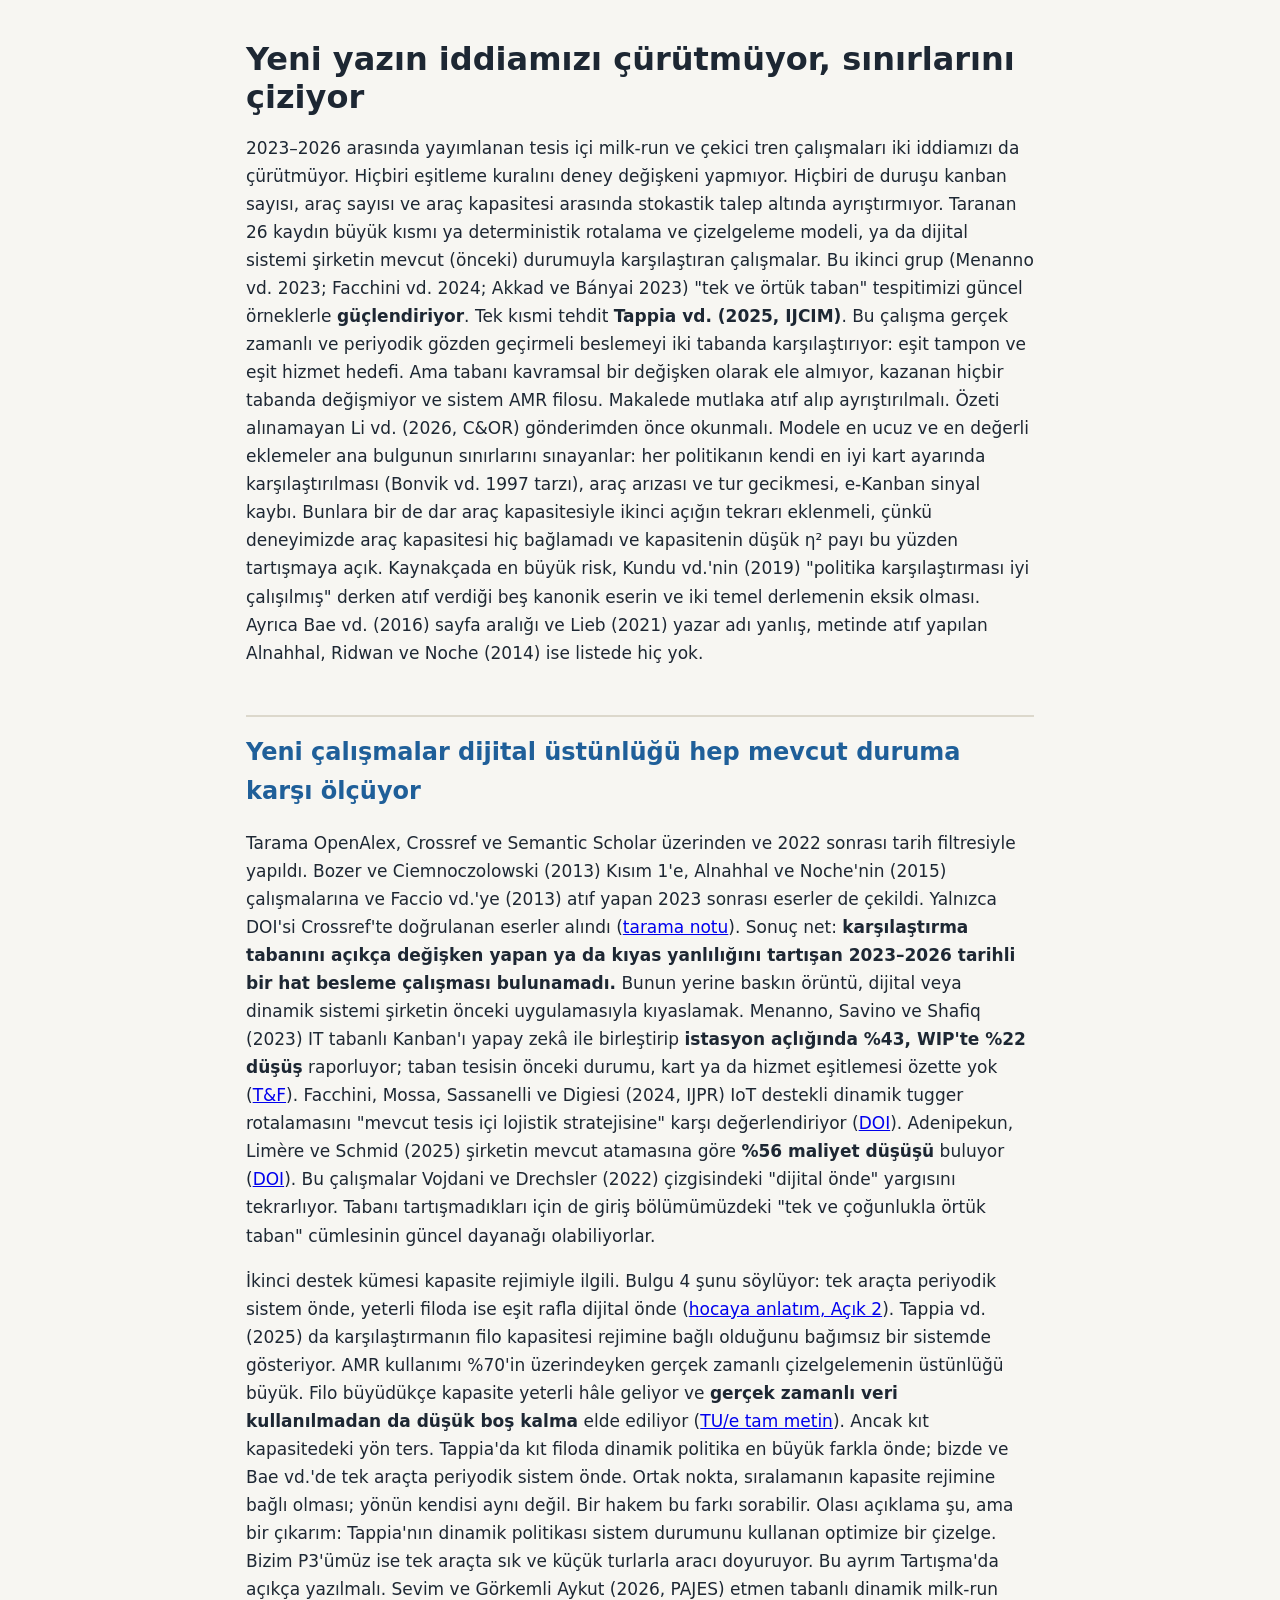
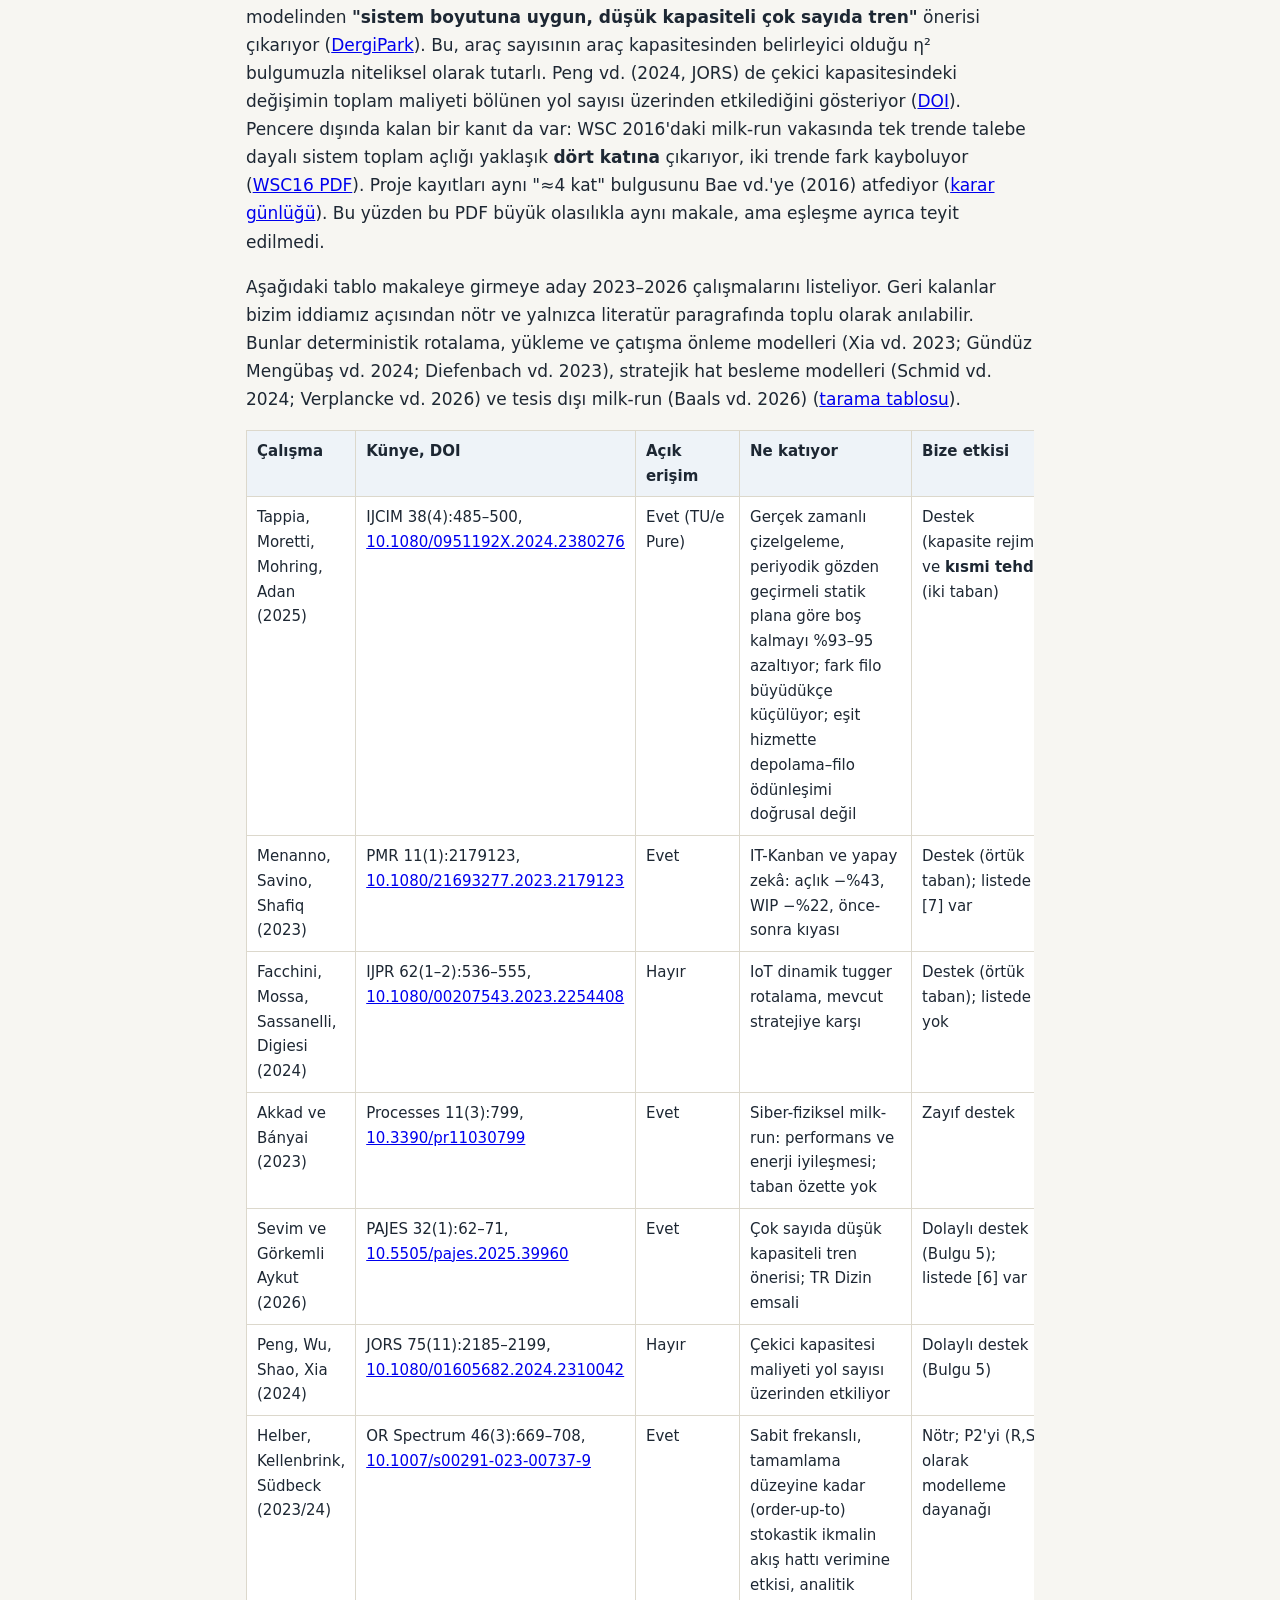
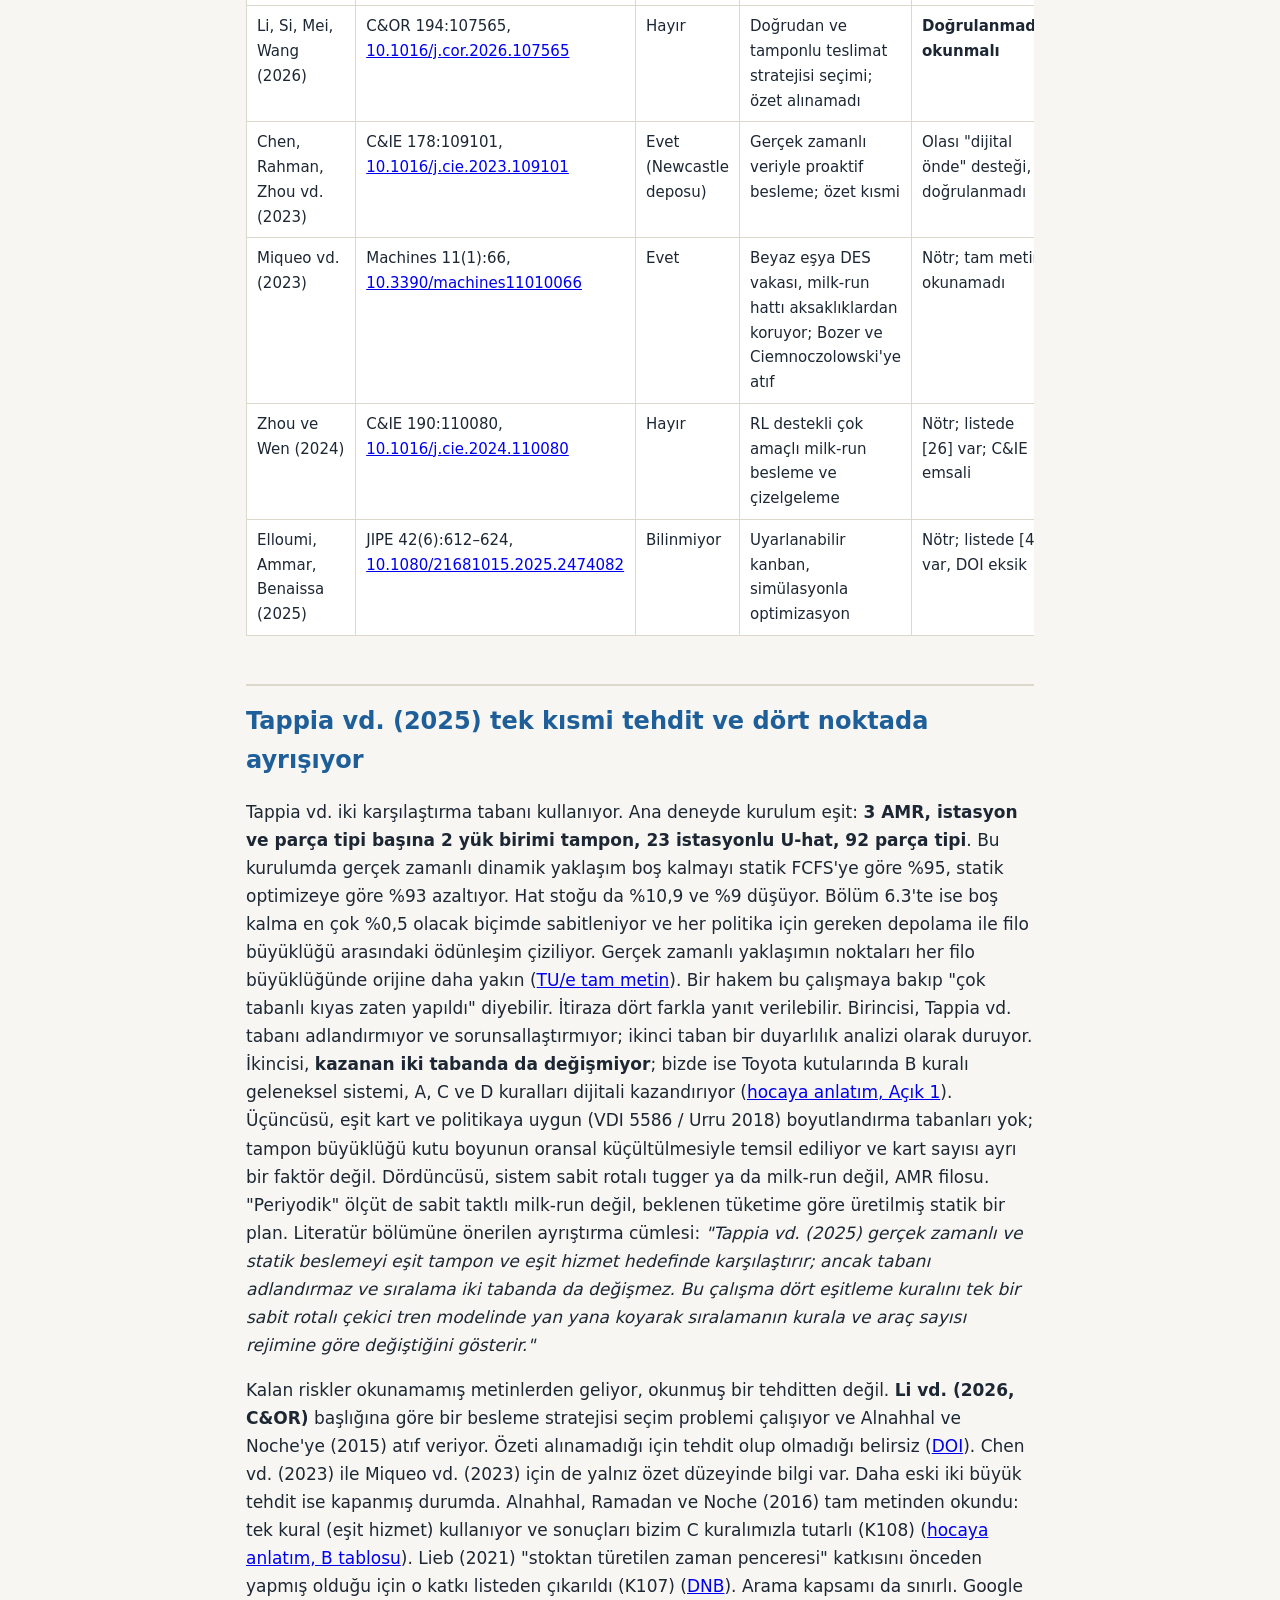
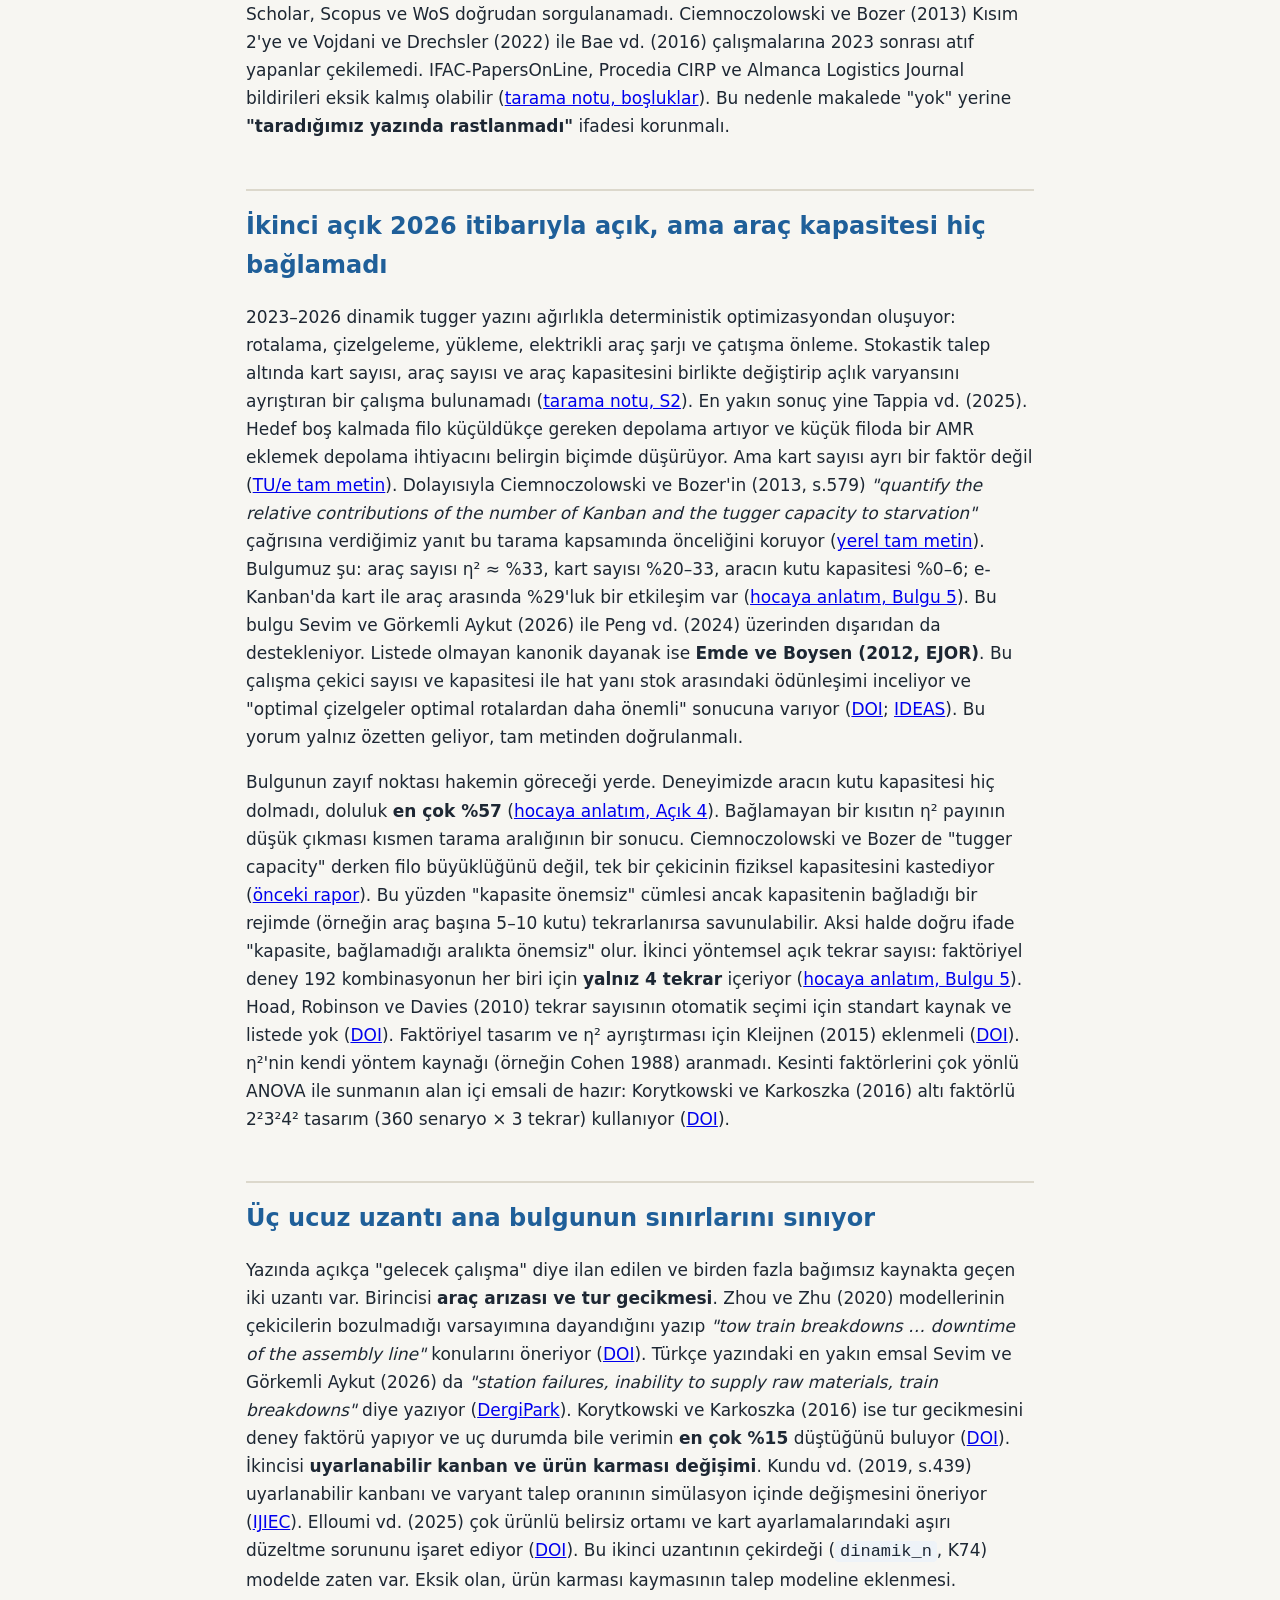
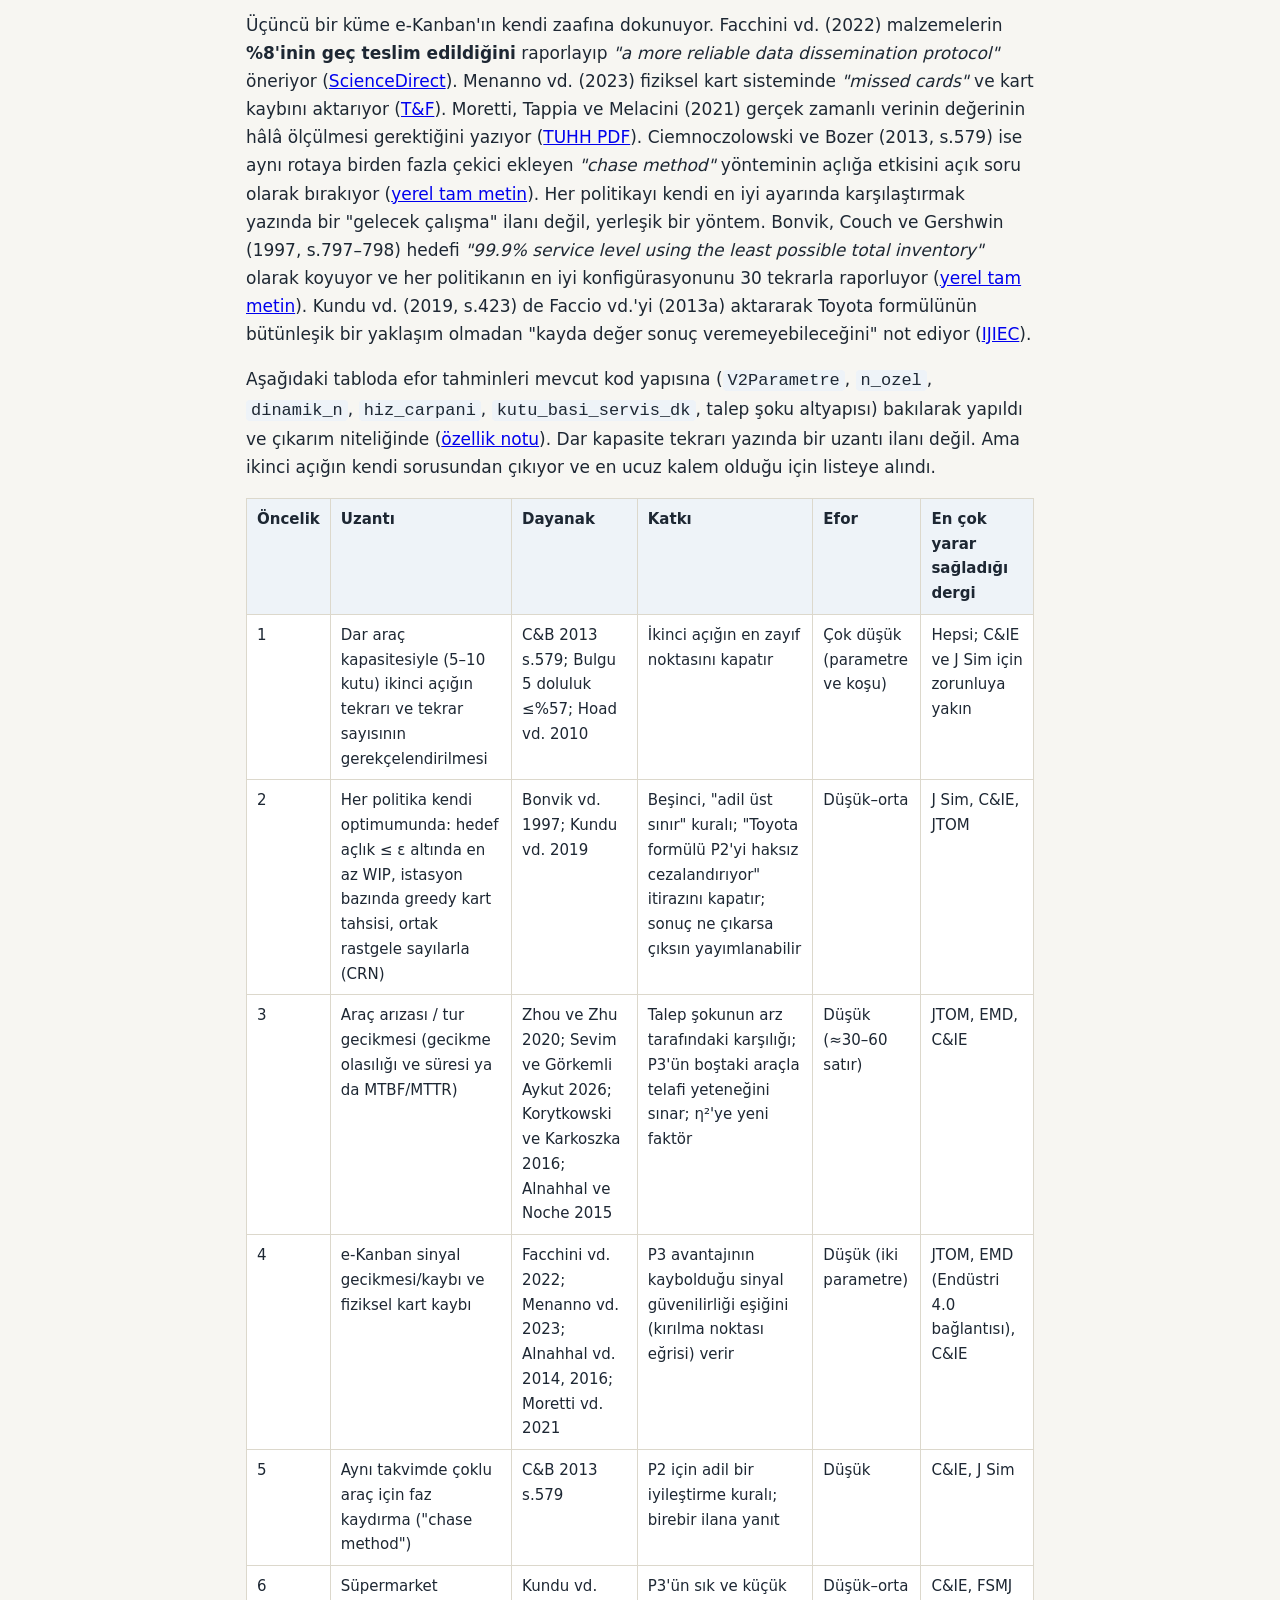
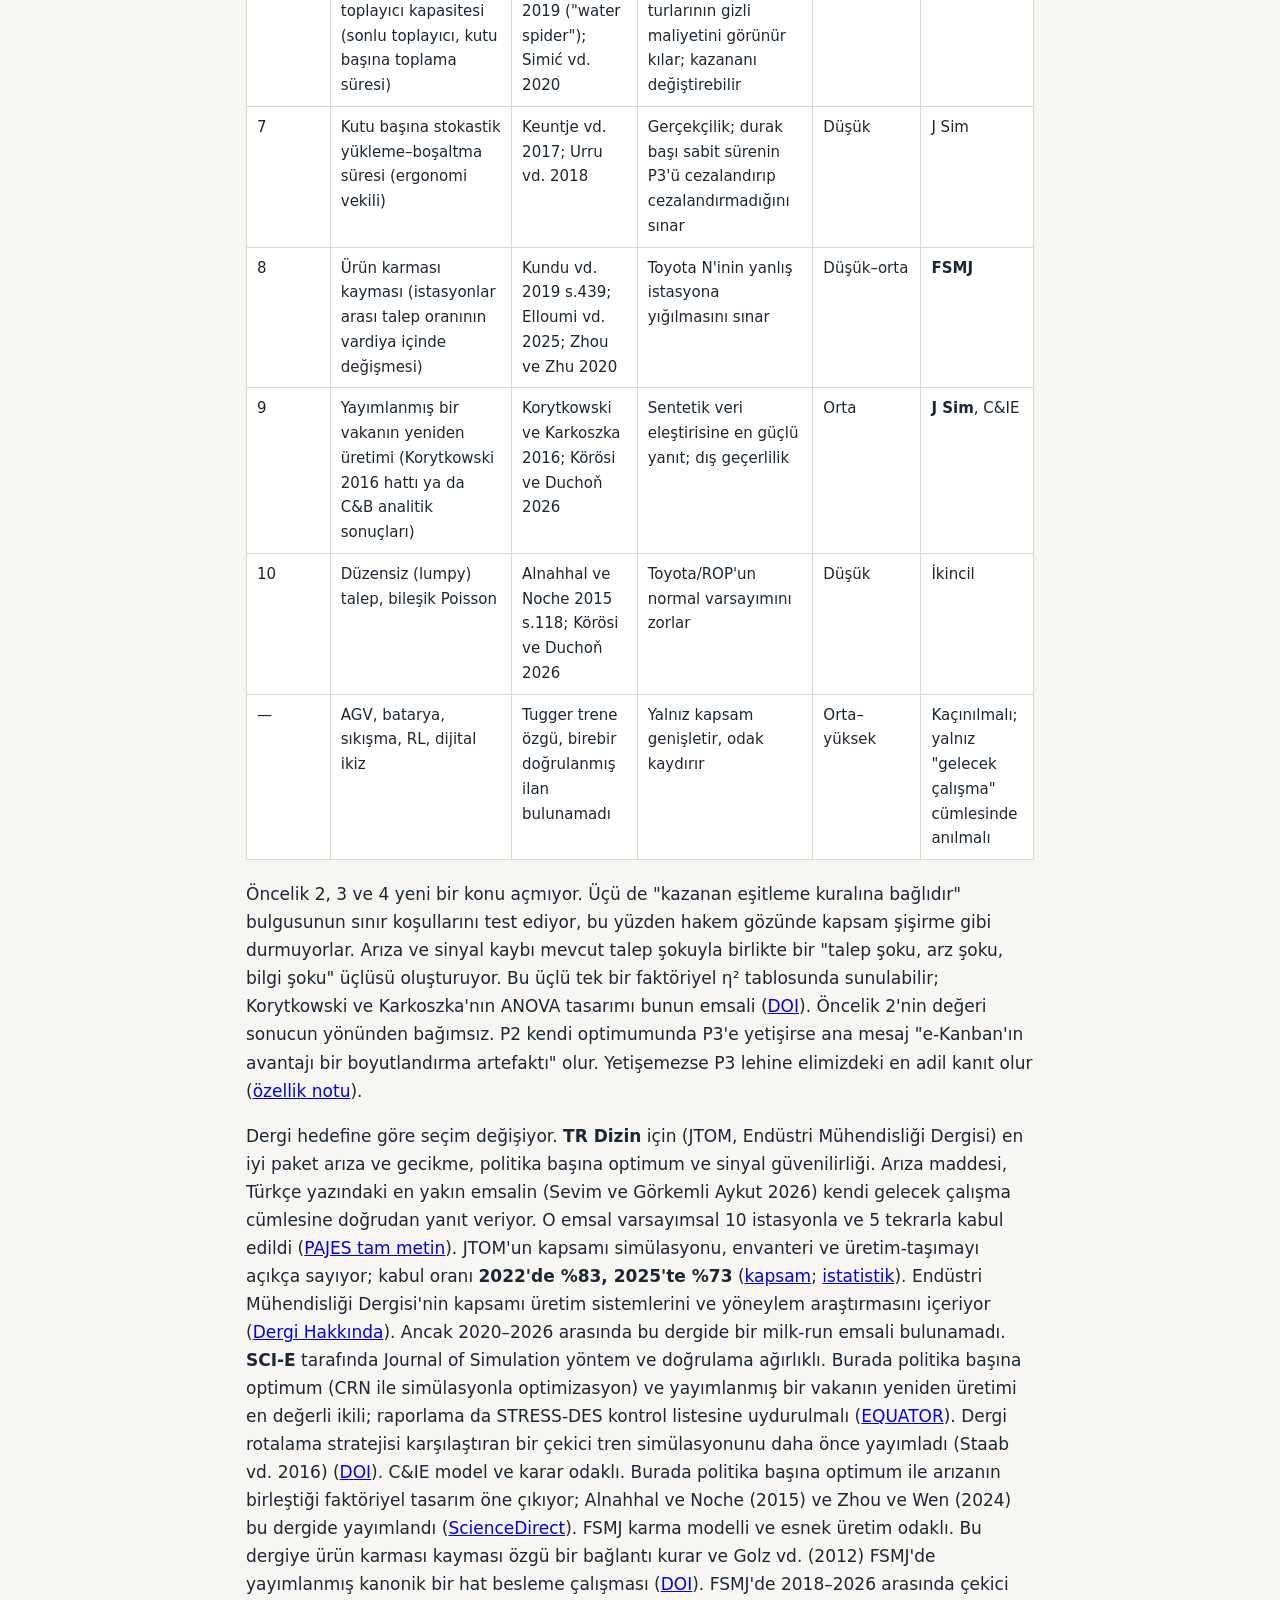
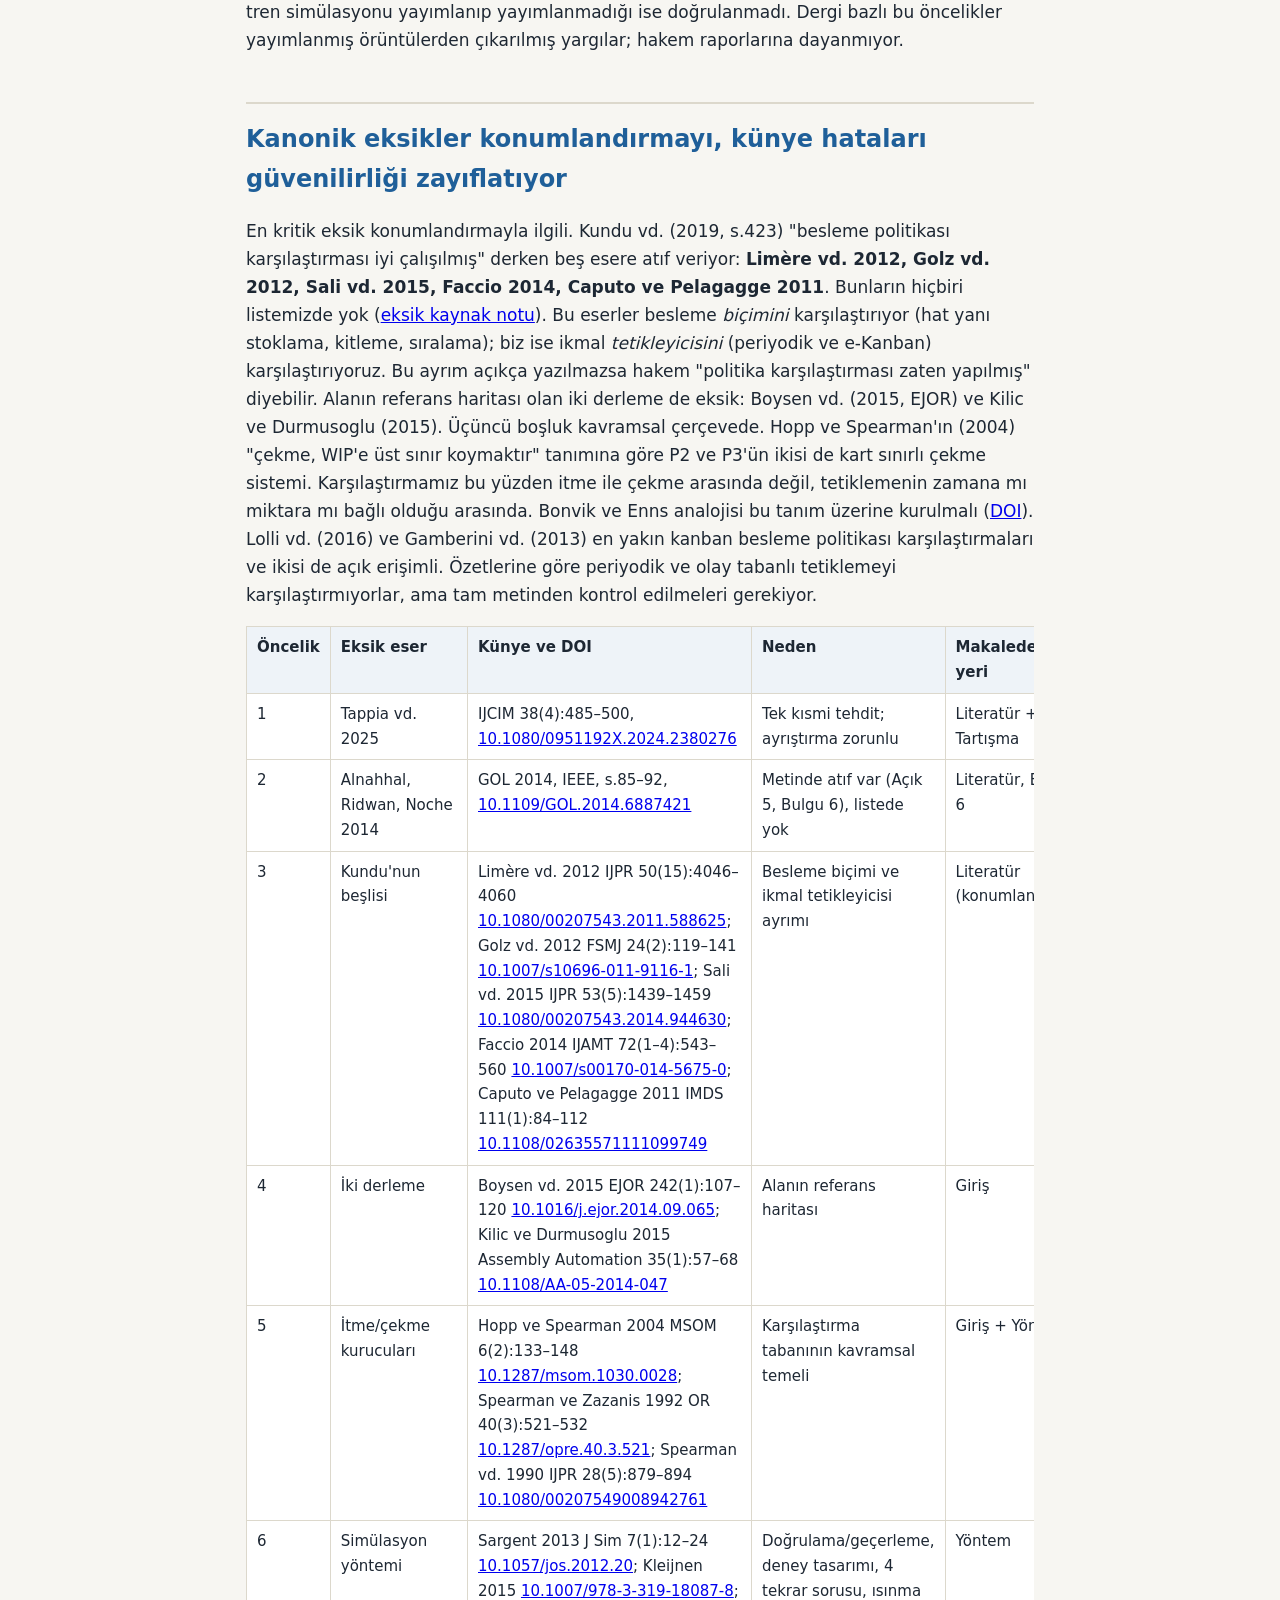
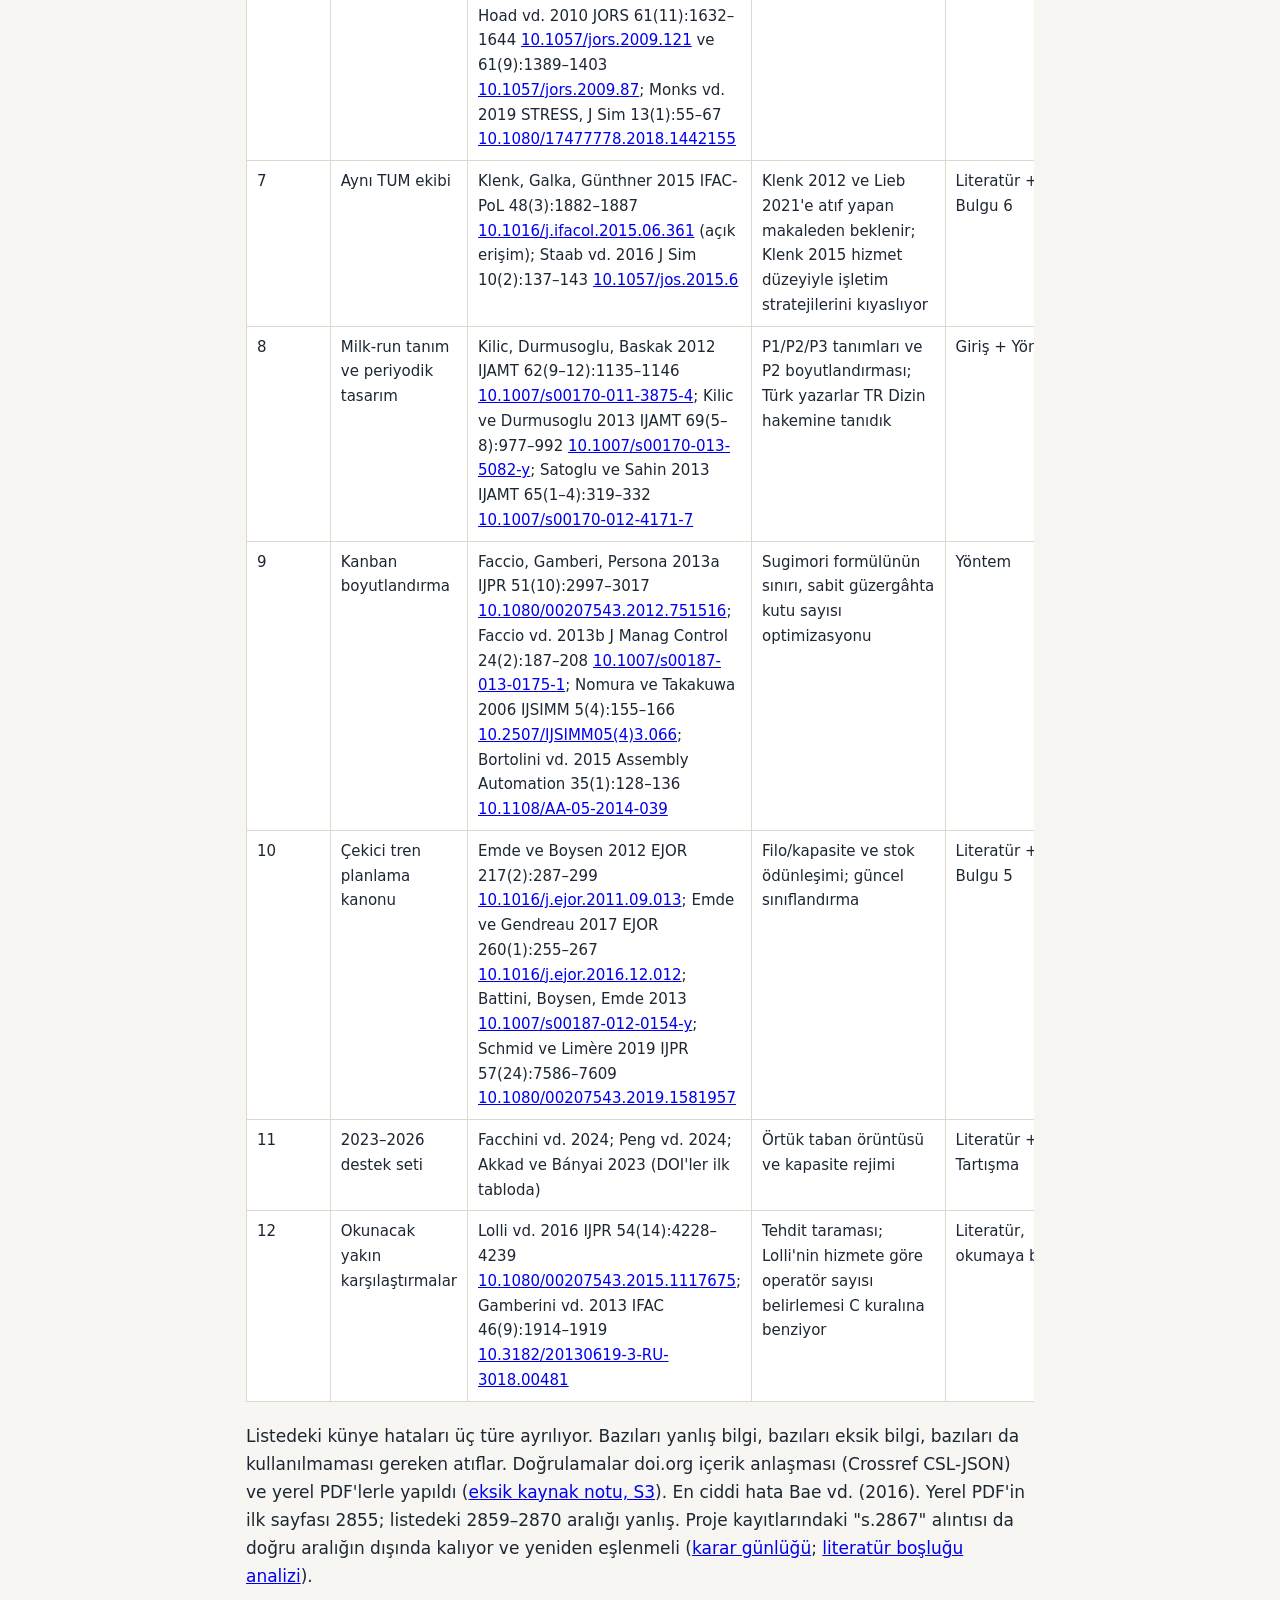
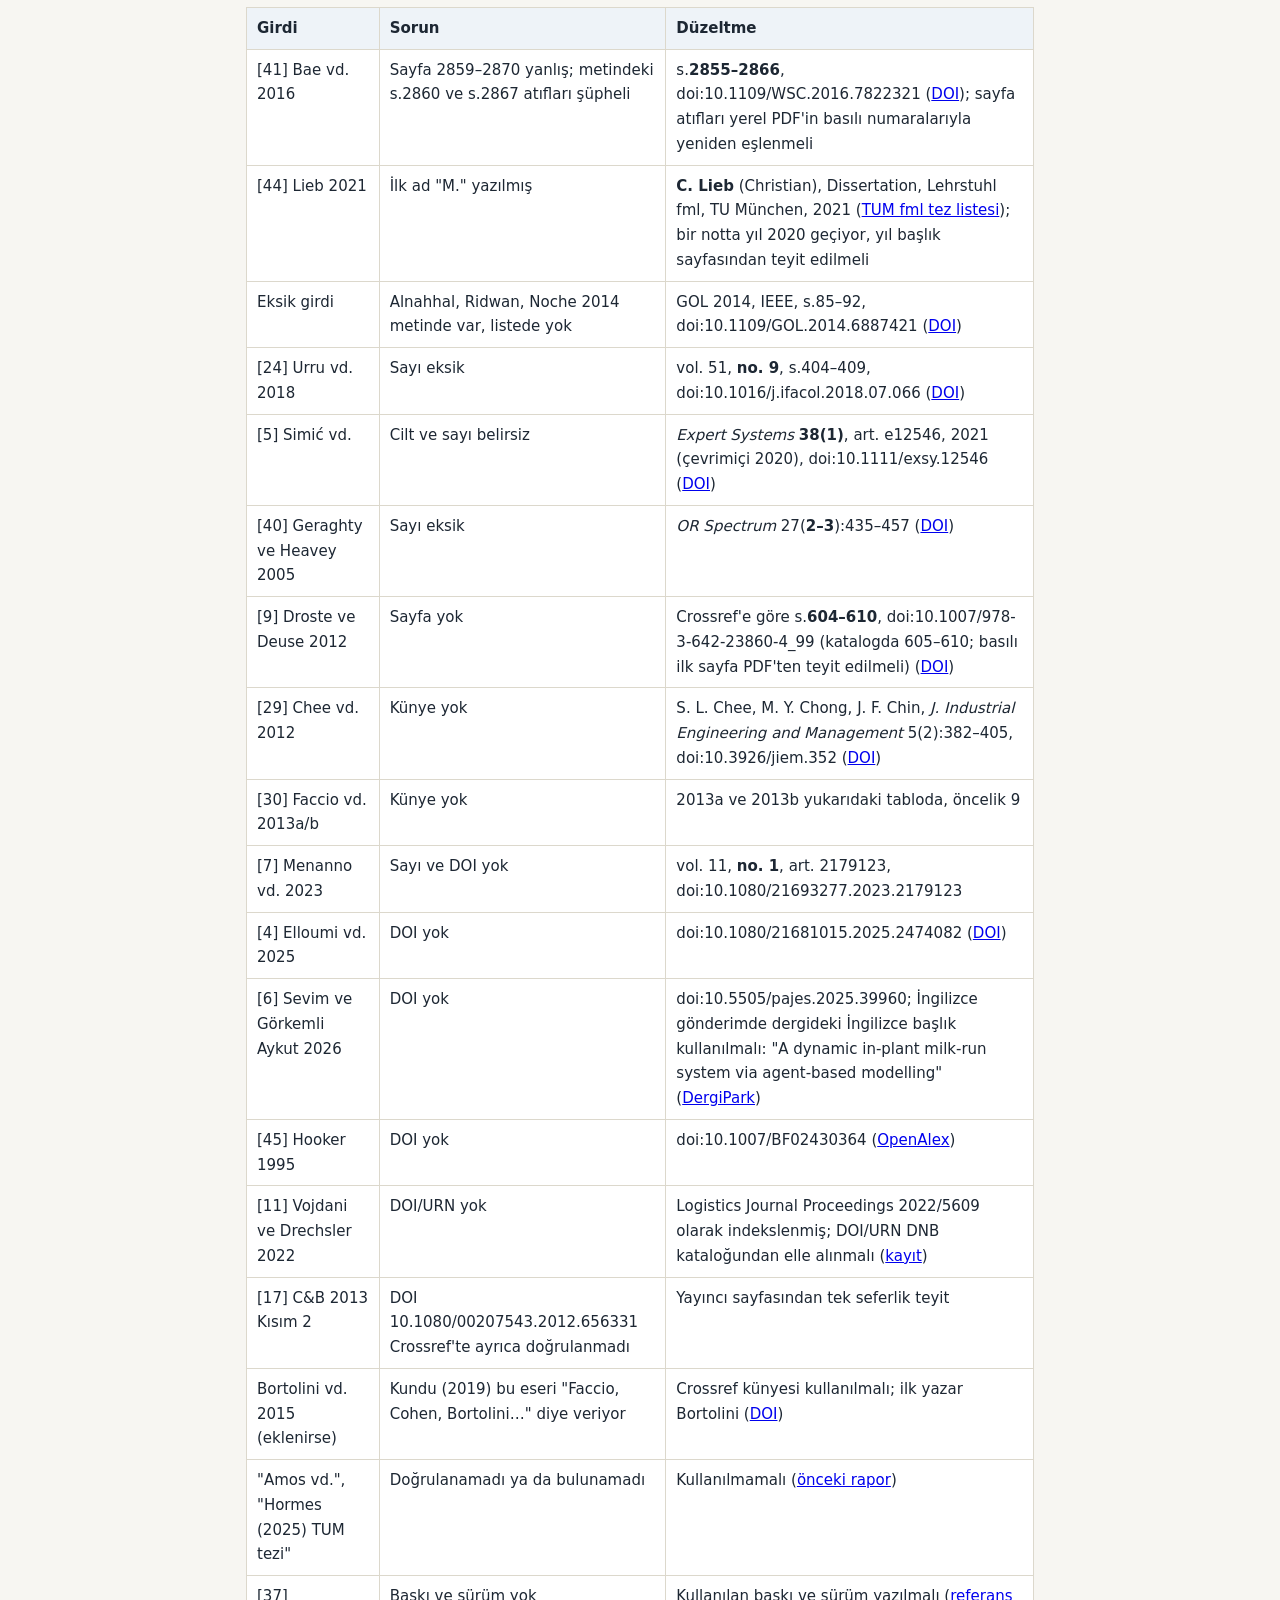
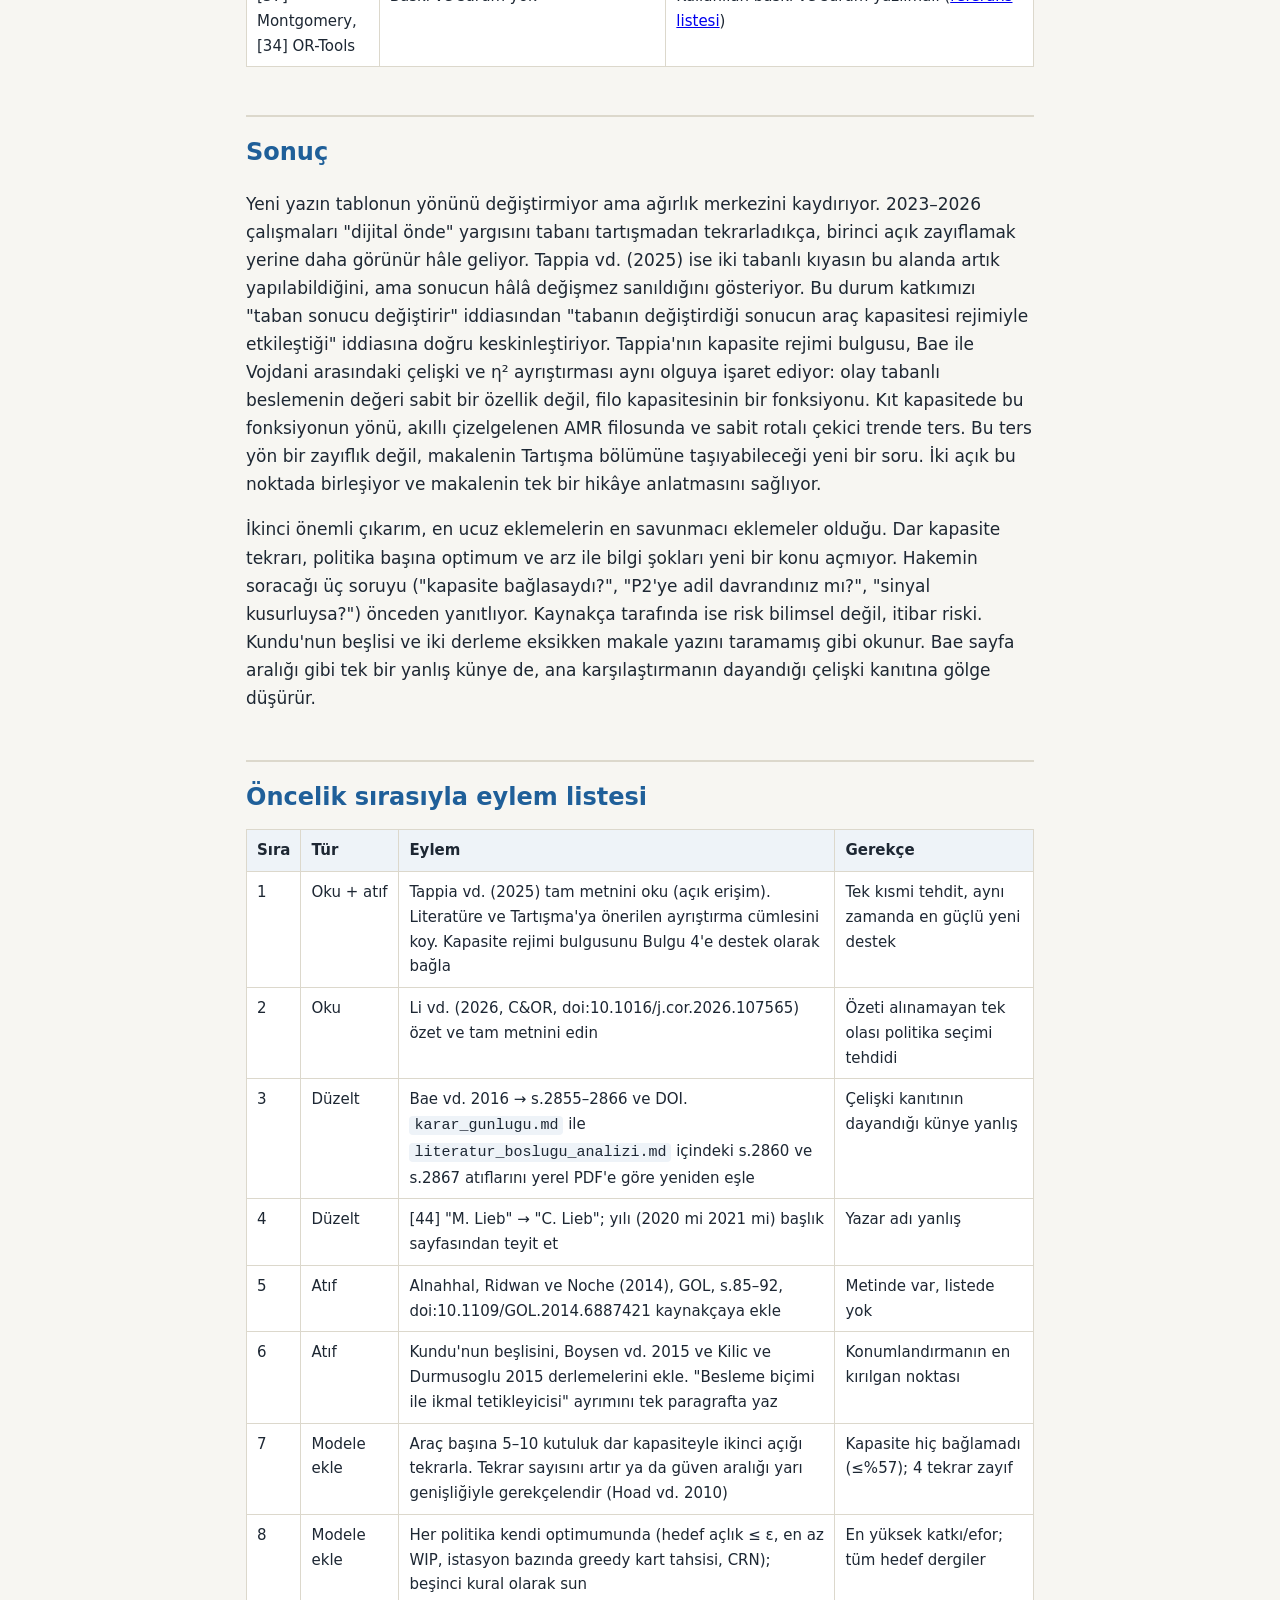
<file: reports/Hat besleme yeni kaynaklar ve özellikler.html>
<!DOCTYPE html>
<html lang="tr"><head><meta charset="utf-8"><meta name="viewport" content="width=device-width, initial-scale=1">
<title>Hat besleme yeni kaynaklar</title><style>
:root{--bg:#f7f6f2;--kart:#ffffff;--yazi:#1d2733;--ikincil:#4f5966;--vurgu:#1f5f99;--cizgi:#dcd8cc;--alinti:#eef3f8}
@media (prefers-color-scheme: dark){:root:not([data-theme="light"]){--bg:#15191f;--kart:#1d232b;--yazi:#e8e6e1;--ikincil:#aab3be;--vurgu:#7fb2e5;--cizgi:#333b45;--alinti:#1f2a36}}
:root[data-theme="dark"]{--bg:#15191f;--kart:#1d232b;--yazi:#e8e6e1;--ikincil:#aab3be;--vurgu:#7fb2e5;--cizgi:#333b45;--alinti:#1f2a36}
*{box-sizing:border-box}
body{margin:0;background:var(--bg);color:var(--yazi);font:17px/1.65 system-ui,-apple-system,"Segoe UI",Arial,sans-serif}
main{max-width:820px;margin:0 auto;padding:40px 16px 80px}
h1{font-size:32px;line-height:1.2;margin:0 0 8px}
h2{font-size:24px;margin:48px 0 12px;padding-top:16px;border-top:2px solid var(--cizgi);color:var(--vurgu)}
h3{font-size:19px;margin:28px 0 8px}
p,li{color:var(--yazi)}
hr{border:0;border-top:1px solid var(--cizgi);margin:24px 0}
table{border-collapse:collapse;width:100%;margin:12px 0 20px;font-size:15px;background:var(--kart);display:block;overflow-x:auto}
th,td{border:1px solid var(--cizgi);padding:8px 10px;text-align:left;vertical-align:top}
th{background:var(--alinti)}
blockquote{margin:16px 0;padding:14px 18px;background:var(--alinti);border-left:4px solid var(--vurgu);border-radius:0 8px 8px 0}
blockquote p{margin:0}
strong{color:var(--yazi)}
code{background:var(--alinti);padding:1px 5px;border-radius:4px}
</style></head>
<body><main><h1>Yeni yazın iddiamızı çürütmüyor, sınırlarını çiziyor</h1>
<p>2023–2026 arasında yayımlanan tesis içi milk-run ve çekici tren çalışmaları iki iddiamızı da çürütmüyor. Hiçbiri eşitleme kuralını deney değişkeni yapmıyor. Hiçbiri de duruşu kanban sayısı, araç sayısı ve araç kapasitesi arasında stokastik talep altında ayrıştırmıyor. Taranan 26 kaydın büyük kısmı ya deterministik rotalama ve çizelgeleme modeli, ya da dijital sistemi şirketin mevcut (önceki) durumuyla karşılaştıran çalışmalar. Bu ikinci grup (Menanno vd. 2023; Facchini vd. 2024; Akkad ve Bányai 2023) "tek ve örtük taban" tespitimizi güncel örneklerle <strong>güçlendiriyor</strong>. Tek kısmi tehdit <strong>Tappia vd. (2025, IJCIM)</strong>. Bu çalışma gerçek zamanlı ve periyodik gözden geçirmeli beslemeyi iki tabanda karşılaştırıyor: eşit tampon ve eşit hizmet hedefi. Ama tabanı kavramsal bir değişken olarak ele almıyor, kazanan hiçbir tabanda değişmiyor ve sistem AMR filosu. Makalede mutlaka atıf alıp ayrıştırılmalı. Özeti alınamayan Li vd. (2026, C&amp;OR) gönderimden önce okunmalı. Modele en ucuz ve en değerli eklemeler ana bulgunun sınırlarını sınayanlar: her politikanın kendi en iyi kart ayarında karşılaştırılması (Bonvik vd. 1997 tarzı), araç arızası ve tur gecikmesi, e-Kanban sinyal kaybı. Bunlara bir de dar araç kapasitesiyle ikinci açığın tekrarı eklenmeli, çünkü deneyimizde araç kapasitesi hiç bağlamadı ve kapasitenin düşük η² payı bu yüzden tartışmaya açık. Kaynakçada en büyük risk, Kundu vd.'nin (2019) "politika karşılaştırması iyi çalışılmış" derken atıf verdiği beş kanonik eserin ve iki temel derlemenin eksik olması. Ayrıca Bae vd. (2016) sayfa aralığı ve Lieb (2021) yazar adı yanlış, metinde atıf yapılan Alnahhal, Ridwan ve Noche (2014) ise listede hiç yok.</p>
<h2>Yeni çalışmalar dijital üstünlüğü hep mevcut duruma karşı ölçüyor</h2>
<p>Tarama OpenAlex, Crossref ve Semantic Scholar üzerinden ve 2022 sonrası tarih filtresiyle yapıldı. Bozer ve Ciemnoczolowski (2013) Kısım 1'e, Alnahhal ve Noche'nin (2015) çalışmalarına ve Faccio vd.'ye (2013) atıf yapan 2023 sonrası eserler de çekildi. Yalnızca DOI'si Crossref'te doğrulanan eserler alındı (<a href="../research_notes/Hat besleme yeni kaynaklar ve özellikler/yeni_calismalar_2023_2026.md">tarama notu</a>). Sonuç net: <strong>karşılaştırma tabanını açıkça değişken yapan ya da kıyas yanlılığını tartışan 2023–2026 tarihli bir hat besleme çalışması bulunamadı.</strong> Bunun yerine baskın örüntü, dijital veya dinamik sistemi şirketin önceki uygulamasıyla kıyaslamak. Menanno, Savino ve Shafiq (2023) IT tabanlı Kanban'ı yapay zekâ ile birleştirip <strong>istasyon açlığında %43, WIP'te %22 düşüş</strong> raporluyor; taban tesisin önceki durumu, kart ya da hizmet eşitlemesi özette yok (<a href="https://www.tandfonline.com/doi/full/10.1080/21693277.2023.2179123">T&amp;F</a>). Facchini, Mossa, Sassanelli ve Digiesi (2024, IJPR) IoT destekli dinamik tugger rotalamasını "mevcut tesis içi lojistik stratejisine" karşı değerlendiriyor (<a href="https://doi.org/10.1080/00207543.2023.2254408">DOI</a>). Adenipekun, Limère ve Schmid (2025) şirketin mevcut atamasına göre <strong>%56 maliyet düşüşü</strong> buluyor (<a href="https://doi.org/10.1287/inte.2023.0039">DOI</a>). Bu çalışmalar Vojdani ve Drechsler (2022) çizgisindeki "dijital önde" yargısını tekrarlıyor. Tabanı tartışmadıkları için de giriş bölümümüzdeki "tek ve çoğunlukla örtük taban" cümlesinin güncel dayanağı olabiliyorlar.</p>
<p>İkinci destek kümesi kapasite rejimiyle ilgili. Bulgu 4 şunu söylüyor: tek araçta periyodik sistem önde, yeterli filoda ise eşit rafla dijital önde (<a href="../docs/hocaya_anlatim.md">hocaya anlatım, Açık 2</a>). Tappia vd. (2025) da karşılaştırmanın filo kapasitesi rejimine bağlı olduğunu bağımsız bir sistemde gösteriyor. AMR kullanımı %70'in üzerindeyken gerçek zamanlı çizelgelemenin üstünlüğü büyük. Filo büyüdükçe kapasite yeterli hâle geliyor ve <strong>gerçek zamanlı veri kullanılmadan da düşük boş kalma</strong> elde ediliyor (<a href="https://pure.tue.nl/ws/files/356606327/Part_feeding_scheduling_for_mixed-model_assembly_lines_with_autonomous_mobile_robots_benefits_of_using_real-time_data.pdf">TU/e tam metin</a>). Ancak kıt kapasitedeki yön ters. Tappia'da kıt filoda dinamik politika en büyük farkla önde; bizde ve Bae vd.'de tek araçta periyodik sistem önde. Ortak nokta, sıralamanın kapasite rejimine bağlı olması; yönün kendisi aynı değil. Bir hakem bu farkı sorabilir. Olası açıklama şu, ama bir çıkarım: Tappia'nın dinamik politikası sistem durumunu kullanan optimize bir çizelge. Bizim P3'ümüz ise tek araçta sık ve küçük turlarla aracı doyuruyor. Bu ayrım Tartışma'da açıkça yazılmalı. Sevim ve Görkemli Aykut (2026, PAJES) etmen tabanlı dinamik milk-run modelinden <strong>"sistem boyutuna uygun, düşük kapasiteli çok sayıda tren"</strong> önerisi çıkarıyor (<a href="https://dergipark.org.tr/tr/pub/pajes/article/1813322">DergiPark</a>). Bu, araç sayısının araç kapasitesinden belirleyici olduğu η² bulgumuzla niteliksel olarak tutarlı. Peng vd. (2024, JORS) de çekici kapasitesindeki değişimin toplam maliyeti bölünen yol sayısı üzerinden etkilediğini gösteriyor (<a href="https://doi.org/10.1080/01605682.2024.2310042">DOI</a>). Pencere dışında kalan bir kanıt da var: WSC 2016'daki milk-run vakasında tek trende talebe dayalı sistem toplam açlığı yaklaşık <strong>dört katına</strong> çıkarıyor, iki trende fark kayboluyor (<a href="https://www.informs-sim.org/wsc16papers/251.pdf">WSC16 PDF</a>). Proje kayıtları aynı "≈4 kat" bulgusunu Bae vd.'ye (2016) atfediyor (<a href="../docs/karar_gunlugu.md">karar günlüğü</a>). Bu yüzden bu PDF büyük olasılıkla aynı makale, ama eşleşme ayrıca teyit edilmedi.</p>
<p>Aşağıdaki tablo makaleye girmeye aday 2023–2026 çalışmalarını listeliyor. Geri kalanlar bizim iddiamız açısından nötr ve yalnızca literatür paragrafında toplu olarak anılabilir. Bunlar deterministik rotalama, yükleme ve çatışma önleme modelleri (Xia vd. 2023; Gündüz Mengübaş vd. 2024; Diefenbach vd. 2023), stratejik hat besleme modelleri (Schmid vd. 2024; Verplancke vd. 2026) ve tesis dışı milk-run (Baals vd. 2026) (<a href="../research_notes/Hat besleme yeni kaynaklar ve özellikler/yeni_calismalar_2023_2026.md">tarama tablosu</a>).</p>
<table>
<thead>
<tr>
<th>Çalışma</th>
<th>Künye, DOI</th>
<th>Açık erişim</th>
<th>Ne katıyor</th>
<th>Bize etkisi</th>
</tr>
</thead>
<tbody>
<tr>
<td>Tappia, Moretti, Mohring, Adan (2025)</td>
<td>IJCIM 38(4):485–500, <a href="https://doi.org/10.1080/0951192X.2024.2380276">10.1080/0951192X.2024.2380276</a></td>
<td>Evet (TU/e Pure)</td>
<td>Gerçek zamanlı çizelgeleme, periyodik gözden geçirmeli statik plana göre boş kalmayı %93–95 azaltıyor; fark filo büyüdükçe küçülüyor; eşit hizmette depolama–filo ödünleşimi doğrusal değil</td>
<td>Destek (kapasite rejimi) ve <strong>kısmi tehdit</strong> (iki taban)</td>
</tr>
<tr>
<td>Menanno, Savino, Shafiq (2023)</td>
<td>PMR 11(1):2179123, <a href="https://doi.org/10.1080/21693277.2023.2179123">10.1080/21693277.2023.2179123</a></td>
<td>Evet</td>
<td>IT-Kanban ve yapay zekâ: açlık −%43, WIP −%22, önce-sonra kıyası</td>
<td>Destek (örtük taban); listede [7] var</td>
</tr>
<tr>
<td>Facchini, Mossa, Sassanelli, Digiesi (2024)</td>
<td>IJPR 62(1–2):536–555, <a href="https://doi.org/10.1080/00207543.2023.2254408">10.1080/00207543.2023.2254408</a></td>
<td>Hayır</td>
<td>IoT dinamik tugger rotalama, mevcut stratejiye karşı</td>
<td>Destek (örtük taban); listede yok</td>
</tr>
<tr>
<td>Akkad ve Bányai (2023)</td>
<td>Processes 11(3):799, <a href="https://doi.org/10.3390/pr11030799">10.3390/pr11030799</a></td>
<td>Evet</td>
<td>Siber-fiziksel milk-run: performans ve enerji iyileşmesi; taban özette yok</td>
<td>Zayıf destek</td>
</tr>
<tr>
<td>Sevim ve Görkemli Aykut (2026)</td>
<td>PAJES 32(1):62–71, <a href="https://doi.org/10.5505/pajes.2025.39960">10.5505/pajes.2025.39960</a></td>
<td>Evet</td>
<td>Çok sayıda düşük kapasiteli tren önerisi; TR Dizin emsali</td>
<td>Dolaylı destek (Bulgu 5); listede [6] var</td>
</tr>
<tr>
<td>Peng, Wu, Shao, Xia (2024)</td>
<td>JORS 75(11):2185–2199, <a href="https://doi.org/10.1080/01605682.2024.2310042">10.1080/01605682.2024.2310042</a></td>
<td>Hayır</td>
<td>Çekici kapasitesi maliyeti yol sayısı üzerinden etkiliyor</td>
<td>Dolaylı destek (Bulgu 5)</td>
</tr>
<tr>
<td>Helber, Kellenbrink, Südbeck (2023/24)</td>
<td>OR Spectrum 46(3):669–708, <a href="https://doi.org/10.1007/s00291-023-00737-9">10.1007/s00291-023-00737-9</a></td>
<td>Evet</td>
<td>Sabit frekanslı, tamamlama düzeyine kadar (order-up-to) stokastik ikmalin akış hattı verimine etkisi, analitik</td>
<td>Nötr; P2'yi (R,S) olarak modelleme dayanağı</td>
</tr>
<tr>
<td>Li, Si, Mei, Wang (2026)</td>
<td>C&amp;OR 194:107565, <a href="https://doi.org/10.1016/j.cor.2026.107565">10.1016/j.cor.2026.107565</a></td>
<td>Hayır</td>
<td>Doğrudan ve tamponlu teslimat stratejisi seçimi; özet alınamadı</td>
<td><strong>Doğrulanmadı, okunmalı</strong></td>
</tr>
<tr>
<td>Chen, Rahman, Zhou vd. (2023)</td>
<td>C&amp;IE 178:109101, <a href="https://doi.org/10.1016/j.cie.2023.109101">10.1016/j.cie.2023.109101</a></td>
<td>Evet (Newcastle deposu)</td>
<td>Gerçek zamanlı veriyle proaktif besleme; özet kısmi</td>
<td>Olası "dijital önde" desteği, doğrulanmadı</td>
</tr>
<tr>
<td>Miqueo vd. (2023)</td>
<td>Machines 11(1):66, <a href="https://doi.org/10.3390/machines11010066">10.3390/machines11010066</a></td>
<td>Evet</td>
<td>Beyaz eşya DES vakası, milk-run hattı aksaklıklardan koruyor; Bozer ve Ciemnoczolowski'ye atıf</td>
<td>Nötr; tam metin okunamadı</td>
</tr>
<tr>
<td>Zhou ve Wen (2024)</td>
<td>C&amp;IE 190:110080, <a href="https://doi.org/10.1016/j.cie.2024.110080">10.1016/j.cie.2024.110080</a></td>
<td>Hayır</td>
<td>RL destekli çok amaçlı milk-run besleme ve çizelgeleme</td>
<td>Nötr; listede [26] var; C&amp;IE emsali</td>
</tr>
<tr>
<td>Elloumi, Ammar, Benaissa (2025)</td>
<td>JIPE 42(6):612–624, <a href="https://doi.org/10.1080/21681015.2025.2474082">10.1080/21681015.2025.2474082</a></td>
<td>Bilinmiyor</td>
<td>Uyarlanabilir kanban, simülasyonla optimizasyon</td>
<td>Nötr; listede [4] var, DOI eksik</td>
</tr>
</tbody>
</table>
<h2>Tappia vd. (2025) tek kısmi tehdit ve dört noktada ayrışıyor</h2>
<p>Tappia vd. iki karşılaştırma tabanı kullanıyor. Ana deneyde kurulum eşit: <strong>3 AMR, istasyon ve parça tipi başına 2 yük birimi tampon, 23 istasyonlu U-hat, 92 parça tipi</strong>. Bu kurulumda gerçek zamanlı dinamik yaklaşım boş kalmayı statik FCFS'ye göre %95, statik optimizeye göre %93 azaltıyor. Hat stoğu da %10,9 ve %9 düşüyor. Bölüm 6.3'te ise boş kalma en çok %0,5 olacak biçimde sabitleniyor ve her politika için gereken depolama ile filo büyüklüğü arasındaki ödünleşim çiziliyor. Gerçek zamanlı yaklaşımın noktaları her filo büyüklüğünde orijine daha yakın (<a href="https://pure.tue.nl/ws/files/356606327/Part_feeding_scheduling_for_mixed-model_assembly_lines_with_autonomous_mobile_robots_benefits_of_using_real-time_data.pdf">TU/e tam metin</a>). Bir hakem bu çalışmaya bakıp "çok tabanlı kıyas zaten yapıldı" diyebilir. İtiraza dört farkla yanıt verilebilir. Birincisi, Tappia vd. tabanı adlandırmıyor ve sorunsallaştırmıyor; ikinci taban bir duyarlılık analizi olarak duruyor. İkincisi, <strong>kazanan iki tabanda da değişmiyor</strong>; bizde ise Toyota kutularında B kuralı geleneksel sistemi, A, C ve D kuralları dijitali kazandırıyor (<a href="../docs/hocaya_anlatim.md">hocaya anlatım, Açık 1</a>). Üçüncüsü, eşit kart ve politikaya uygun (VDI 5586 / Urru 2018) boyutlandırma tabanları yok; tampon büyüklüğü kutu boyunun oransal küçültülmesiyle temsil ediliyor ve kart sayısı ayrı bir faktör değil. Dördüncüsü, sistem sabit rotalı tugger ya da milk-run değil, AMR filosu. "Periyodik" ölçüt de sabit taktlı milk-run değil, beklenen tüketime göre üretilmiş statik bir plan. Literatür bölümüne önerilen ayrıştırma cümlesi: <em>"Tappia vd. (2025) gerçek zamanlı ve statik beslemeyi eşit tampon ve eşit hizmet hedefinde karşılaştırır; ancak tabanı adlandırmaz ve sıralama iki tabanda da değişmez. Bu çalışma dört eşitleme kuralını tek bir sabit rotalı çekici tren modelinde yan yana koyarak sıralamanın kurala ve araç sayısı rejimine göre değiştiğini gösterir."</em></p>
<p>Kalan riskler okunamamış metinlerden geliyor, okunmuş bir tehditten değil. <strong>Li vd. (2026, C&amp;OR)</strong> başlığına göre bir besleme stratejisi seçim problemi çalışıyor ve Alnahhal ve Noche'ye (2015) atıf veriyor. Özeti alınamadığı için tehdit olup olmadığı belirsiz (<a href="https://doi.org/10.1016/j.cor.2026.107565">DOI</a>). Chen vd. (2023) ile Miqueo vd. (2023) için de yalnız özet düzeyinde bilgi var. Daha eski iki büyük tehdit ise kapanmış durumda. Alnahhal, Ramadan ve Noche (2016) tam metinden okundu: tek kural (eşit hizmet) kullanıyor ve sonuçları bizim C kuralımızla tutarlı (K108) (<a href="../docs/hocaya_anlatim.md">hocaya anlatım, B tablosu</a>). Lieb (2021) "stoktan türetilen zaman penceresi" katkısını önceden yapmış olduğu için o katkı listeden çıkarıldı (K107) (<a href="https://d-nb.info/1236343093/34">DNB</a>). Arama kapsamı da sınırlı. Google Scholar, Scopus ve WoS doğrudan sorgulanamadı. Ciemnoczolowski ve Bozer (2013) Kısım 2'ye ve Vojdani ve Drechsler (2022) ile Bae vd. (2016) çalışmalarına 2023 sonrası atıf yapanlar çekilemedi. IFAC-PapersOnLine, Procedia CIRP ve Almanca Logistics Journal bildirileri eksik kalmış olabilir (<a href="../research_notes/Hat besleme yeni kaynaklar ve özellikler/yeni_calismalar_2023_2026.md">tarama notu, boşluklar</a>). Bu nedenle makalede "yok" yerine <strong>"taradığımız yazında rastlanmadı"</strong> ifadesi korunmalı.</p>
<h2>İkinci açık 2026 itibarıyla açık, ama araç kapasitesi hiç bağlamadı</h2>
<p>2023–2026 dinamik tugger yazını ağırlıkla deterministik optimizasyondan oluşuyor: rotalama, çizelgeleme, yükleme, elektrikli araç şarjı ve çatışma önleme. Stokastik talep altında kart sayısı, araç sayısı ve araç kapasitesini birlikte değiştirip açlık varyansını ayrıştıran bir çalışma bulunamadı (<a href="../research_notes/Hat besleme yeni kaynaklar ve özellikler/yeni_calismalar_2023_2026.md">tarama notu, S2</a>). En yakın sonuç yine Tappia vd. (2025). Hedef boş kalmada filo küçüldükçe gereken depolama artıyor ve küçük filoda bir AMR eklemek depolama ihtiyacını belirgin biçimde düşürüyor. Ama kart sayısı ayrı bir faktör değil (<a href="https://pure.tue.nl/ws/files/356606327/Part_feeding_scheduling_for_mixed-model_assembly_lines_with_autonomous_mobile_robots_benefits_of_using_real-time_data.pdf">TU/e tam metin</a>). Dolayısıyla Ciemnoczolowski ve Bozer'in (2013, s.579) <em>"quantify the relative contributions of the number of Kanban and the tugger capacity to starvation"</em> çağrısına verdiğimiz yanıt bu tarama kapsamında önceliğini koruyor (<a href="../docs/papers/extracted_text/E10_Ciemnoczolowski2013_part2_kanban_starvation.txt">yerel tam metin</a>). Bulgumuz şu: araç sayısı η² ≈ %33, kart sayısı %20–33, aracın kutu kapasitesi %0–6; e-Kanban'da kart ile araç arasında %29'luk bir etkileşim var (<a href="../docs/hocaya_anlatim.md">hocaya anlatım, Bulgu 5</a>). Bu bulgu Sevim ve Görkemli Aykut (2026) ile Peng vd. (2024) üzerinden dışarıdan da destekleniyor. Listede olmayan kanonik dayanak ise <strong>Emde ve Boysen (2012, EJOR)</strong>. Bu çalışma çekici sayısı ve kapasitesi ile hat yanı stok arasındaki ödünleşimi inceliyor ve "optimal çizelgeler optimal rotalardan daha önemli" sonucuna varıyor (<a href="https://doi.org/10.1016/j.ejor.2011.09.013">DOI</a>; <a href="https://ideas.repec.org/a/eee/ejores/v217y2012i2p287-299.html">IDEAS</a>). Bu yorum yalnız özetten geliyor, tam metinden doğrulanmalı.</p>
<p>Bulgunun zayıf noktası hakemin göreceği yerde. Deneyimizde aracın kutu kapasitesi hiç dolmadı, doluluk <strong>en çok %57</strong> (<a href="../docs/hocaya_anlatim.md">hocaya anlatım, Açık 4</a>). Bağlamayan bir kısıtın η² payının düşük çıkması kısmen tarama aralığının bir sonucu. Ciemnoczolowski ve Bozer de "tugger capacity" derken filo büyüklüğünü değil, tek bir çekicinin fiziksel kapasitesini kastediyor (<a href="Hat besleme literatür açığı.md">önceki rapor</a>). Bu yüzden "kapasite önemsiz" cümlesi ancak kapasitenin bağladığı bir rejimde (örneğin araç başına 5–10 kutu) tekrarlanırsa savunulabilir. Aksi halde doğru ifade "kapasite, bağlamadığı aralıkta önemsiz" olur. İkinci yöntemsel açık tekrar sayısı: faktöriyel deney 192 kombinasyonun her biri için <strong>yalnız 4 tekrar</strong> içeriyor (<a href="../docs/hocaya_anlatim.md">hocaya anlatım, Bulgu 5</a>). Hoad, Robinson ve Davies (2010) tekrar sayısının otomatik seçimi için standart kaynak ve listede yok (<a href="https://doi.org/10.1057/jors.2009.121">DOI</a>). Faktöriyel tasarım ve η² ayrıştırması için Kleijnen (2015) eklenmeli (<a href="https://doi.org/10.1007/978-3-319-18087-8">DOI</a>). η²'nin kendi yöntem kaynağı (örneğin Cohen 1988) aranmadı. Kesinti faktörlerini çok yönlü ANOVA ile sunmanın alan içi emsali de hazır: Korytkowski ve Karkoszka (2016) altı faktörlü 2²3²4² tasarım (360 senaryo × 3 tekrar) kullanıyor (<a href="https://doi.org/10.1007/s00170-015-7442-2">DOI</a>).</p>
<h2>Üç ucuz uzantı ana bulgunun sınırlarını sınıyor</h2>
<p>Yazında açıkça "gelecek çalışma" diye ilan edilen ve birden fazla bağımsız kaynakta geçen iki uzantı var. Birincisi <strong>araç arızası ve tur gecikmesi</strong>. Zhou ve Zhu (2020) modellerinin çekicilerin bozulmadığı varsayımına dayandığını yazıp <em>"tow train breakdowns … downtime of the assembly line"</em> konularını öneriyor (<a href="https://doi.org/10.1108/AA-01-2019-0013">DOI</a>). Türkçe yazındaki en yakın emsal Sevim ve Görkemli Aykut (2026) da <em>"station failures, inability to supply raw materials, train breakdowns"</em> diye yazıyor (<a href="https://dergipark.org.tr/tr/pub/pajes/article/1813322">DergiPark</a>). Korytkowski ve Karkoszka (2016) ise tur gecikmesini deney faktörü yapıyor ve uç durumda bile verimin <strong>en çok %15</strong> düştüğünü buluyor (<a href="https://doi.org/10.1007/s00170-015-7442-2">DOI</a>). İkincisi <strong>uyarlanabilir kanban ve ürün karması değişimi</strong>. Kundu vd. (2019, s.439) uyarlanabilir kanbanı ve varyant talep oranının simülasyon içinde değişmesini öneriyor (<a href="https://www.growingscience.com/ijiec/Vol10/IJIEC_2018_22.pdf">IJIEC</a>). Elloumi vd. (2025) çok ürünlü belirsiz ortamı ve kart ayarlamalarındaki aşırı düzeltme sorununu işaret ediyor (<a href="https://doi.org/10.1080/21681015.2025.2474082">DOI</a>). Bu ikinci uzantının çekirdeği (<code>dinamik_n</code>, K74) modelde zaten var. Eksik olan, ürün karması kaymasının talep modeline eklenmesi.</p>
<p>Üçüncü bir küme e-Kanban'ın kendi zaafına dokunuyor. Facchini vd. (2022) malzemelerin <strong>%8'inin geç teslim edildiğini</strong> raporlayıp <em>"a more reliable data dissemination protocol"</em> öneriyor (<a href="https://www.sciencedirect.com/science/article/pii/S2405896322018420">ScienceDirect</a>). Menanno vd. (2023) fiziksel kart sisteminde <em>"missed cards"</em> ve kart kaybını aktarıyor (<a href="https://www.tandfonline.com/doi/full/10.1080/21693277.2023.2179123">T&amp;F</a>). Moretti, Tappia ve Melacini (2021) gerçek zamanlı verinin değerinin hâlâ ölçülmesi gerektiğini yazıyor (<a href="https://tore.tuhh.de/dspace-cris-server/api/core/bitstreams/4e9151cb-1f7f-4b8a-8b1a-347942ca4e4d/content">TUHH PDF</a>). Ciemnoczolowski ve Bozer (2013, s.579) ise aynı rotaya birden fazla çekici ekleyen <em>"chase method"</em> yönteminin açlığa etkisini açık soru olarak bırakıyor (<a href="../docs/papers/extracted_text/E10_Ciemnoczolowski2013_part2_kanban_starvation.txt">yerel tam metin</a>). Her politikayı kendi en iyi ayarında karşılaştırmak yazında bir "gelecek çalışma" ilanı değil, yerleşik bir yöntem. Bonvik, Couch ve Gershwin (1997, s.797–798) hedefi <em>"99.9% service level using the least possible total inventory"</em> olarak koyuyor ve her politikanın en iyi konfigürasyonunu 30 tekrarla raporluyor (<a href="../docs/papers/extracted_text/E13_Bonvik1997_production_line_control.txt">yerel tam metin</a>). Kundu vd. (2019, s.423) de Faccio vd.'yi (2013a) aktararak Toyota formülünün bütünleşik bir yaklaşım olmadan "kayda değer sonuç veremeyebileceğini" not ediyor (<a href="https://www.growingscience.com/ijiec/Vol10/IJIEC_2018_22.pdf">IJIEC</a>).</p>
<p>Aşağıdaki tabloda efor tahminleri mevcut kod yapısına (<code>V2Parametre</code>, <code>n_ozel</code>, <code>dinamik_n</code>, <code>hiz_carpani</code>, <code>kutu_basi_servis_dk</code>, talep şoku altyapısı) bakılarak yapıldı ve çıkarım niteliğinde (<a href="../research_notes/Hat besleme yeni kaynaklar ve özellikler/eklenebilecek_ozellikler.md">özellik notu</a>). Dar kapasite tekrarı yazında bir uzantı ilanı değil. Ama ikinci açığın kendi sorusundan çıkıyor ve en ucuz kalem olduğu için listeye alındı.</p>
<table>
<thead>
<tr>
<th>Öncelik</th>
<th>Uzantı</th>
<th>Dayanak</th>
<th>Katkı</th>
<th>Efor</th>
<th>En çok yarar sağladığı dergi</th>
</tr>
</thead>
<tbody>
<tr>
<td>1</td>
<td>Dar araç kapasitesiyle (5–10 kutu) ikinci açığın tekrarı ve tekrar sayısının gerekçelendirilmesi</td>
<td>C&amp;B 2013 s.579; Bulgu 5 doluluk ≤%57; Hoad vd. 2010</td>
<td>İkinci açığın en zayıf noktasını kapatır</td>
<td>Çok düşük (parametre ve koşu)</td>
<td>Hepsi; C&amp;IE ve J Sim için zorunluya yakın</td>
</tr>
<tr>
<td>2</td>
<td>Her politika kendi optimumunda: hedef açlık ≤ ε altında en az WIP, istasyon bazında greedy kart tahsisi, ortak rastgele sayılarla (CRN)</td>
<td>Bonvik vd. 1997; Kundu vd. 2019</td>
<td>Beşinci, "adil üst sınır" kuralı; "Toyota formülü P2'yi haksız cezalandırıyor" itirazını kapatır; sonuç ne çıkarsa çıksın yayımlanabilir</td>
<td>Düşük–orta</td>
<td>J Sim, C&amp;IE, JTOM</td>
</tr>
<tr>
<td>3</td>
<td>Araç arızası / tur gecikmesi (gecikme olasılığı ve süresi ya da MTBF/MTTR)</td>
<td>Zhou ve Zhu 2020; Sevim ve Görkemli Aykut 2026; Korytkowski ve Karkoszka 2016; Alnahhal ve Noche 2015</td>
<td>Talep şokunun arz tarafındaki karşılığı; P3'ün boştaki araçla telafi yeteneğini sınar; η²'ye yeni faktör</td>
<td>Düşük (≈30–60 satır)</td>
<td>JTOM, EMD, C&amp;IE</td>
</tr>
<tr>
<td>4</td>
<td>e-Kanban sinyal gecikmesi/kaybı ve fiziksel kart kaybı</td>
<td>Facchini vd. 2022; Menanno vd. 2023; Alnahhal vd. 2014, 2016; Moretti vd. 2021</td>
<td>P3 avantajının kaybolduğu sinyal güvenilirliği eşiğini (kırılma noktası eğrisi) verir</td>
<td>Düşük (iki parametre)</td>
<td>JTOM, EMD (Endüstri 4.0 bağlantısı), C&amp;IE</td>
</tr>
<tr>
<td>5</td>
<td>Aynı takvimde çoklu araç için faz kaydırma ("chase method")</td>
<td>C&amp;B 2013 s.579</td>
<td>P2 için adil bir iyileştirme kuralı; birebir ilana yanıt</td>
<td>Düşük</td>
<td>C&amp;IE, J Sim</td>
</tr>
<tr>
<td>6</td>
<td>Süpermarket toplayıcı kapasitesi (sonlu toplayıcı, kutu başına toplama süresi)</td>
<td>Kundu vd. 2019 ("water spider"); Simić vd. 2020</td>
<td>P3'ün sık ve küçük turlarının gizli maliyetini görünür kılar; kazananı değiştirebilir</td>
<td>Düşük–orta</td>
<td>C&amp;IE, FSMJ</td>
</tr>
<tr>
<td>7</td>
<td>Kutu başına stokastik yükleme–boşaltma süresi (ergonomi vekili)</td>
<td>Keuntje vd. 2017; Urru vd. 2018</td>
<td>Gerçekçilik; durak başı sabit sürenin P3'ü cezalandırıp cezalandırmadığını sınar</td>
<td>Düşük</td>
<td>J Sim</td>
</tr>
<tr>
<td>8</td>
<td>Ürün karması kayması (istasyonlar arası talep oranının vardiya içinde değişmesi)</td>
<td>Kundu vd. 2019 s.439; Elloumi vd. 2025; Zhou ve Zhu 2020</td>
<td>Toyota N'inin yanlış istasyona yığılmasını sınar</td>
<td>Düşük–orta</td>
<td><strong>FSMJ</strong></td>
</tr>
<tr>
<td>9</td>
<td>Yayımlanmış bir vakanın yeniden üretimi (Korytkowski 2016 hattı ya da C&amp;B analitik sonuçları)</td>
<td>Korytkowski ve Karkoszka 2016; Körösi ve Duchoň 2026</td>
<td>Sentetik veri eleştirisine en güçlü yanıt; dış geçerlilik</td>
<td>Orta</td>
<td><strong>J Sim</strong>, C&amp;IE</td>
</tr>
<tr>
<td>10</td>
<td>Düzensiz (lumpy) talep, bileşik Poisson</td>
<td>Alnahhal ve Noche 2015 s.118; Körösi ve Duchoň 2026</td>
<td>Toyota/ROP'un normal varsayımını zorlar</td>
<td>Düşük</td>
<td>İkincil</td>
</tr>
<tr>
<td>—</td>
<td>AGV, batarya, sıkışma, RL, dijital ikiz</td>
<td>Tugger trene özgü, birebir doğrulanmış ilan bulunamadı</td>
<td>Yalnız kapsam genişletir, odak kaydırır</td>
<td>Orta–yüksek</td>
<td>Kaçınılmalı; yalnız "gelecek çalışma" cümlesinde anılmalı</td>
</tr>
</tbody>
</table>
<p>Öncelik 2, 3 ve 4 yeni bir konu açmıyor. Üçü de "kazanan eşitleme kuralına bağlıdır" bulgusunun sınır koşullarını test ediyor, bu yüzden hakem gözünde kapsam şişirme gibi durmuyorlar. Arıza ve sinyal kaybı mevcut talep şokuyla birlikte bir "talep şoku, arz şoku, bilgi şoku" üçlüsü oluşturuyor. Bu üçlü tek bir faktöriyel η² tablosunda sunulabilir; Korytkowski ve Karkoszka'nın ANOVA tasarımı bunun emsali (<a href="https://doi.org/10.1007/s00170-015-7442-2">DOI</a>). Öncelik 2'nin değeri sonucun yönünden bağımsız. P2 kendi optimumunda P3'e yetişirse ana mesaj "e-Kanban'ın avantajı bir boyutlandırma artefaktı" olur. Yetişemezse P3 lehine elimizdeki en adil kanıt olur (<a href="../research_notes/Hat besleme yeni kaynaklar ve özellikler/eklenebilecek_ozellikler.md">özellik notu</a>).</p>
<p>Dergi hedefine göre seçim değişiyor. <strong>TR Dizin</strong> için (JTOM, Endüstri Mühendisliği Dergisi) en iyi paket arıza ve gecikme, politika başına optimum ve sinyal güvenilirliği. Arıza maddesi, Türkçe yazındaki en yakın emsalin (Sevim ve Görkemli Aykut 2026) kendi gelecek çalışma cümlesine doğrudan yanıt veriyor. O emsal varsayımsal 10 istasyonla ve 5 tekrarla kabul edildi (<a href="https://dergipark.org.tr/tr/download/article-file/5373787">PAJES tam metin</a>). JTOM'un kapsamı simülasyonu, envanteri ve üretim-taşımayı açıkça sayıyor; kabul oranı <strong>2022'de %83, 2025'te %73</strong> (<a href="https://dergipark.org.tr/en/pub/jtom/aim-and-scope">kapsam</a>; <a href="https://dergipark.org.tr/en/pub/jtom/rejection-statistics">istatistik</a>). Endüstri Mühendisliği Dergisi'nin kapsamı üretim sistemlerini ve yöneylem araştırmasını içeriyor (<a href="https://dergipark.org.tr/tr/pub/endustrimuhendisligi/page/7478">Dergi Hakkında</a>). Ancak 2020–2026 arasında bu dergide bir milk-run emsali bulunamadı. <strong>SCI-E</strong> tarafında Journal of Simulation yöntem ve doğrulama ağırlıklı. Burada politika başına optimum (CRN ile simülasyonla optimizasyon) ve yayımlanmış bir vakanın yeniden üretimi en değerli ikili; raporlama da STRESS-DES kontrol listesine uydurulmalı (<a href="https://www.equator-network.org/reporting-guidelines/strengthening-the-reporting-of-empirical-simulation-studies-introducing-the-stress-guidelines">EQUATOR</a>). Dergi rotalama stratejisi karşılaştıran bir çekici tren simülasyonunu daha önce yayımladı (Staab vd. 2016) (<a href="https://doi.org/10.1057/jos.2015.6">DOI</a>). C&amp;IE model ve karar odaklı. Burada politika başına optimum ile arızanın birleştiği faktöriyel tasarım öne çıkıyor; Alnahhal ve Noche (2015) ve Zhou ve Wen (2024) bu dergide yayımlandı (<a href="https://www.sciencedirect.com/science/article/abs/pii/S0360835215001187">ScienceDirect</a>). FSMJ karma modelli ve esnek üretim odaklı. Bu dergiye ürün karması kayması özgü bir bağlantı kurar ve Golz vd. (2012) FSMJ'de yayımlanmış kanonik bir hat besleme çalışması (<a href="https://doi.org/10.1007/s10696-011-9116-1">DOI</a>). FSMJ'de 2018–2026 arasında çekici tren simülasyonu yayımlanıp yayımlanmadığı ise doğrulanmadı. Dergi bazlı bu öncelikler yayımlanmış örüntülerden çıkarılmış yargılar; hakem raporlarına dayanmıyor.</p>
<h2>Kanonik eksikler konumlandırmayı, künye hataları güvenilirliği zayıflatıyor</h2>
<p>En kritik eksik konumlandırmayla ilgili. Kundu vd. (2019, s.423) "besleme politikası karşılaştırması iyi çalışılmış" derken beş esere atıf veriyor: <strong>Limère vd. 2012, Golz vd. 2012, Sali vd. 2015, Faccio 2014, Caputo ve Pelagagge 2011</strong>. Bunların hiçbiri listemizde yok (<a href="../research_notes/Hat besleme yeni kaynaklar ve özellikler/eksik_kritik_kaynaklar.md">eksik kaynak notu</a>). Bu eserler besleme <em>biçimini</em> karşılaştırıyor (hat yanı stoklama, kitleme, sıralama); biz ise ikmal <em>tetikleyicisini</em> (periyodik ve e-Kanban) karşılaştırıyoruz. Bu ayrım açıkça yazılmazsa hakem "politika karşılaştırması zaten yapılmış" diyebilir. Alanın referans haritası olan iki derleme de eksik: Boysen vd. (2015, EJOR) ve Kilic ve Durmusoglu (2015). Üçüncü boşluk kavramsal çerçevede. Hopp ve Spearman'ın (2004) "çekme, WIP'e üst sınır koymaktır" tanımına göre P2 ve P3'ün ikisi de kart sınırlı çekme sistemi. Karşılaştırmamız bu yüzden itme ile çekme arasında değil, tetiklemenin zamana mı miktara mı bağlı olduğu arasında. Bonvik ve Enns analojisi bu tanım üzerine kurulmalı (<a href="https://doi.org/10.1287/msom.1030.0028">DOI</a>). Lolli vd. (2016) ve Gamberini vd. (2013) en yakın kanban besleme politikası karşılaştırmaları ve ikisi de açık erişimli. Özetlerine göre periyodik ve olay tabanlı tetiklemeyi karşılaştırmıyorlar, ama tam metinden kontrol edilmeleri gerekiyor.</p>
<table>
<thead>
<tr>
<th>Öncelik</th>
<th>Eksik eser</th>
<th>Künye ve DOI</th>
<th>Neden</th>
<th>Makaledeki yeri</th>
</tr>
</thead>
<tbody>
<tr>
<td>1</td>
<td>Tappia vd. 2025</td>
<td>IJCIM 38(4):485–500, <a href="https://doi.org/10.1080/0951192X.2024.2380276">10.1080/0951192X.2024.2380276</a></td>
<td>Tek kısmi tehdit; ayrıştırma zorunlu</td>
<td>Literatür + Tartışma</td>
</tr>
<tr>
<td>2</td>
<td>Alnahhal, Ridwan, Noche 2014</td>
<td>GOL 2014, IEEE, s.85–92, <a href="https://doi.org/10.1109/GOL.2014.6887421">10.1109/GOL.2014.6887421</a></td>
<td>Metinde atıf var (Açık 5, Bulgu 6), listede yok</td>
<td>Literatür, Bulgu 6</td>
</tr>
<tr>
<td>3</td>
<td>Kundu'nun beşlisi</td>
<td>Limère vd. 2012 IJPR 50(15):4046–4060 <a href="https://doi.org/10.1080/00207543.2011.588625">10.1080/00207543.2011.588625</a>; Golz vd. 2012 FSMJ 24(2):119–141 <a href="https://doi.org/10.1007/s10696-011-9116-1">10.1007/s10696-011-9116-1</a>; Sali vd. 2015 IJPR 53(5):1439–1459 <a href="https://doi.org/10.1080/00207543.2014.944630">10.1080/00207543.2014.944630</a>; Faccio 2014 IJAMT 72(1–4):543–560 <a href="https://doi.org/10.1007/s00170-014-5675-0">10.1007/s00170-014-5675-0</a>; Caputo ve Pelagagge 2011 IMDS 111(1):84–112 <a href="https://doi.org/10.1108/02635571111099749">10.1108/02635571111099749</a></td>
<td>Besleme biçimi ve ikmal tetikleyicisi ayrımı</td>
<td>Literatür (konumlandırma)</td>
</tr>
<tr>
<td>4</td>
<td>İki derleme</td>
<td>Boysen vd. 2015 EJOR 242(1):107–120 <a href="https://doi.org/10.1016/j.ejor.2014.09.065">10.1016/j.ejor.2014.09.065</a>; Kilic ve Durmusoglu 2015 Assembly Automation 35(1):57–68 <a href="https://doi.org/10.1108/AA-05-2014-047">10.1108/AA-05-2014-047</a></td>
<td>Alanın referans haritası</td>
<td>Giriş</td>
</tr>
<tr>
<td>5</td>
<td>İtme/çekme kurucuları</td>
<td>Hopp ve Spearman 2004 MSOM 6(2):133–148 <a href="https://doi.org/10.1287/msom.1030.0028">10.1287/msom.1030.0028</a>; Spearman ve Zazanis 1992 OR 40(3):521–532 <a href="https://doi.org/10.1287/opre.40.3.521">10.1287/opre.40.3.521</a>; Spearman vd. 1990 IJPR 28(5):879–894 <a href="https://doi.org/10.1080/00207549008942761">10.1080/00207549008942761</a></td>
<td>Karşılaştırma tabanının kavramsal temeli</td>
<td>Giriş + Yöntem</td>
</tr>
<tr>
<td>6</td>
<td>Simülasyon yöntemi</td>
<td>Sargent 2013 J Sim 7(1):12–24 <a href="https://doi.org/10.1057/jos.2012.20">10.1057/jos.2012.20</a>; Kleijnen 2015 <a href="https://doi.org/10.1007/978-3-319-18087-8">10.1007/978-3-319-18087-8</a>; Hoad vd. 2010 JORS 61(11):1632–1644 <a href="https://doi.org/10.1057/jors.2009.121">10.1057/jors.2009.121</a> ve 61(9):1389–1403 <a href="https://doi.org/10.1057/jors.2009.87">10.1057/jors.2009.87</a>; Monks vd. 2019 STRESS, J Sim 13(1):55–67 <a href="https://doi.org/10.1080/17477778.2018.1442155">10.1080/17477778.2018.1442155</a></td>
<td>Doğrulama/geçerleme, deney tasarımı, 4 tekrar sorusu, ısınma</td>
<td>Yöntem</td>
</tr>
<tr>
<td>7</td>
<td>Aynı TUM ekibi</td>
<td>Klenk, Galka, Günthner 2015 IFAC-PoL 48(3):1882–1887 <a href="https://doi.org/10.1016/j.ifacol.2015.06.361">10.1016/j.ifacol.2015.06.361</a> (açık erişim); Staab vd. 2016 J Sim 10(2):137–143 <a href="https://doi.org/10.1057/jos.2015.6">10.1057/jos.2015.6</a></td>
<td>Klenk 2012 ve Lieb 2021'e atıf yapan makaleden beklenir; Klenk 2015 hizmet düzeyiyle işletim stratejilerini kıyaslıyor</td>
<td>Literatür + Bulgu 6</td>
</tr>
<tr>
<td>8</td>
<td>Milk-run tanım ve periyodik tasarım</td>
<td>Kilic, Durmusoglu, Baskak 2012 IJAMT 62(9–12):1135–1146 <a href="https://doi.org/10.1007/s00170-011-3875-4">10.1007/s00170-011-3875-4</a>; Kilic ve Durmusoglu 2013 IJAMT 69(5–8):977–992 <a href="https://doi.org/10.1007/s00170-013-5082-y">10.1007/s00170-013-5082-y</a>; Satoglu ve Sahin 2013 IJAMT 65(1–4):319–332 <a href="https://doi.org/10.1007/s00170-012-4171-7">10.1007/s00170-012-4171-7</a></td>
<td>P1/P2/P3 tanımları ve P2 boyutlandırması; Türk yazarlar TR Dizin hakemine tanıdık</td>
<td>Giriş + Yöntem</td>
</tr>
<tr>
<td>9</td>
<td>Kanban boyutlandırma</td>
<td>Faccio, Gamberi, Persona 2013a IJPR 51(10):2997–3017 <a href="https://doi.org/10.1080/00207543.2012.751516">10.1080/00207543.2012.751516</a>; Faccio vd. 2013b J Manag Control 24(2):187–208 <a href="https://doi.org/10.1007/s00187-013-0175-1">10.1007/s00187-013-0175-1</a>; Nomura ve Takakuwa 2006 IJSIMM 5(4):155–166 <a href="https://doi.org/10.2507/IJSIMM05(4)3.066">10.2507/IJSIMM05(4)3.066</a>; Bortolini vd. 2015 Assembly Automation 35(1):128–136 <a href="https://doi.org/10.1108/AA-05-2014-039">10.1108/AA-05-2014-039</a></td>
<td>Sugimori formülünün sınırı, sabit güzergâhta kutu sayısı optimizasyonu</td>
<td>Yöntem</td>
</tr>
<tr>
<td>10</td>
<td>Çekici tren planlama kanonu</td>
<td>Emde ve Boysen 2012 EJOR 217(2):287–299 <a href="https://doi.org/10.1016/j.ejor.2011.09.013">10.1016/j.ejor.2011.09.013</a>; Emde ve Gendreau 2017 EJOR 260(1):255–267 <a href="https://doi.org/10.1016/j.ejor.2016.12.012">10.1016/j.ejor.2016.12.012</a>; Battini, Boysen, Emde 2013 <a href="https://doi.org/10.1007/s00187-012-0154-y">10.1007/s00187-012-0154-y</a>; Schmid ve Limère 2019 IJPR 57(24):7586–7609 <a href="https://doi.org/10.1080/00207543.2019.1581957">10.1080/00207543.2019.1581957</a></td>
<td>Filo/kapasite ve stok ödünleşimi; güncel sınıflandırma</td>
<td>Literatür + Bulgu 5</td>
</tr>
<tr>
<td>11</td>
<td>2023–2026 destek seti</td>
<td>Facchini vd. 2024; Peng vd. 2024; Akkad ve Bányai 2023 (DOI'ler ilk tabloda)</td>
<td>Örtük taban örüntüsü ve kapasite rejimi</td>
<td>Literatür + Tartışma</td>
</tr>
<tr>
<td>12</td>
<td>Okunacak yakın karşılaştırmalar</td>
<td>Lolli vd. 2016 IJPR 54(14):4228–4239 <a href="https://doi.org/10.1080/00207543.2015.1117675">10.1080/00207543.2015.1117675</a>; Gamberini vd. 2013 IFAC 46(9):1914–1919 <a href="https://doi.org/10.3182/20130619-3-RU-3018.00481">10.3182/20130619-3-RU-3018.00481</a></td>
<td>Tehdit taraması; Lolli'nin hizmete göre operatör sayısı belirlemesi C kuralına benziyor</td>
<td>Literatür, okumaya bağlı</td>
</tr>
</tbody>
</table>
<p>Listedeki künye hataları üç türe ayrılıyor. Bazıları yanlış bilgi, bazıları eksik bilgi, bazıları da kullanılmaması gereken atıflar. Doğrulamalar doi.org içerik anlaşması (Crossref CSL-JSON) ve yerel PDF'lerle yapıldı (<a href="../research_notes/Hat besleme yeni kaynaklar ve özellikler/eksik_kritik_kaynaklar.md">eksik kaynak notu, S3</a>). En ciddi hata Bae vd. (2016). Yerel PDF'in ilk sayfası 2855; listedeki 2859–2870 aralığı yanlış. Proje kayıtlarındaki "s.2867" alıntısı da doğru aralığın dışında kalıyor ve yeniden eşlenmeli (<a href="../docs/karar_gunlugu.md">karar günlüğü</a>; <a href="../docs/literatur_boslugu_analizi.md">literatür boşluğu analizi</a>).</p>
<table>
<thead>
<tr>
<th>Girdi</th>
<th>Sorun</th>
<th>Düzeltme</th>
</tr>
</thead>
<tbody>
<tr>
<td>[41] Bae vd. 2016</td>
<td>Sayfa 2859–2870 yanlış; metindeki s.2860 ve s.2867 atıfları şüpheli</td>
<td>s.<strong>2855–2866</strong>, doi:10.1109/WSC.2016.7822321 (<a href="https://doi.org/10.1109/WSC.2016.7822321">DOI</a>); sayfa atıfları yerel PDF'in basılı numaralarıyla yeniden eşlenmeli</td>
</tr>
<tr>
<td>[44] Lieb 2021</td>
<td>İlk ad "M." yazılmış</td>
<td><strong>C. Lieb</strong> (Christian), Dissertation, Lehrstuhl fml, TU München, 2021 (<a href="https://mec.ed.tum.de/en/fml/research/dissertations">TUM fml tez listesi</a>); bir notta yıl 2020 geçiyor, yıl başlık sayfasından teyit edilmeli</td>
</tr>
<tr>
<td>Eksik girdi</td>
<td>Alnahhal, Ridwan, Noche 2014 metinde var, listede yok</td>
<td>GOL 2014, IEEE, s.85–92, doi:10.1109/GOL.2014.6887421 (<a href="https://doi.org/10.1109/GOL.2014.6887421">DOI</a>)</td>
</tr>
<tr>
<td>[24] Urru vd. 2018</td>
<td>Sayı eksik</td>
<td>vol. 51, <strong>no. 9</strong>, s.404–409, doi:10.1016/j.ifacol.2018.07.066 (<a href="https://doi.org/10.1016/j.ifacol.2018.07.066">DOI</a>)</td>
</tr>
<tr>
<td>[5] Simić vd.</td>
<td>Cilt ve sayı belirsiz</td>
<td><em>Expert Systems</em> <strong>38(1)</strong>, art. e12546, 2021 (çevrimiçi 2020), doi:10.1111/exsy.12546 (<a href="https://doi.org/10.1111/exsy.12546">DOI</a>)</td>
</tr>
<tr>
<td>[40] Geraghty ve Heavey 2005</td>
<td>Sayı eksik</td>
<td><em>OR Spectrum</em> 27(<strong>2–3</strong>):435–457 (<a href="https://doi.org/10.1007/s00291-005-0204-z">DOI</a>)</td>
</tr>
<tr>
<td>[9] Droste ve Deuse 2012</td>
<td>Sayfa yok</td>
<td>Crossref'e göre s.<strong>604–610</strong>, doi:10.1007/978-3-642-23860-4_99 (katalogda 605–610; basılı ilk sayfa PDF'ten teyit edilmeli) (<a href="https://doi.org/10.1007/978-3-642-23860-4_99">DOI</a>)</td>
</tr>
<tr>
<td>[29] Chee vd. 2012</td>
<td>Künye yok</td>
<td>S. L. Chee, M. Y. Chong, J. F. Chin, <em>J. Industrial Engineering and Management</em> 5(2):382–405, doi:10.3926/jiem.352 (<a href="https://doi.org/10.3926/jiem.352">DOI</a>)</td>
</tr>
<tr>
<td>[30] Faccio vd. 2013a/b</td>
<td>Künye yok</td>
<td>2013a ve 2013b yukarıdaki tabloda, öncelik 9</td>
</tr>
<tr>
<td>[7] Menanno vd. 2023</td>
<td>Sayı ve DOI yok</td>
<td>vol. 11, <strong>no. 1</strong>, art. 2179123, doi:10.1080/21693277.2023.2179123</td>
</tr>
<tr>
<td>[4] Elloumi vd. 2025</td>
<td>DOI yok</td>
<td>doi:10.1080/21681015.2025.2474082 (<a href="https://doi.org/10.1080/21681015.2025.2474082">DOI</a>)</td>
</tr>
<tr>
<td>[6] Sevim ve Görkemli Aykut 2026</td>
<td>DOI yok</td>
<td>doi:10.5505/pajes.2025.39960; İngilizce gönderimde dergideki İngilizce başlık kullanılmalı: "A dynamic in-plant milk-run system via agent-based modelling" (<a href="https://dergipark.org.tr/tr/pub/pajes/article/1813322">DergiPark</a>)</td>
</tr>
<tr>
<td>[45] Hooker 1995</td>
<td>DOI yok</td>
<td>doi:10.1007/BF02430364 (<a href="https://api.openalex.org/works/doi:10.1007/BF02430364">OpenAlex</a>)</td>
</tr>
<tr>
<td>[11] Vojdani ve Drechsler 2022</td>
<td>DOI/URN yok</td>
<td>Logistics Journal Proceedings 2022/5609 olarak indekslenmiş; DOI/URN DNB kataloğundan elle alınmalı (<a href="https://logistics-journal.de/proceedings/2022/5609">kayıt</a>)</td>
</tr>
<tr>
<td>[17] C&amp;B 2013 Kısım 2</td>
<td>DOI 10.1080/00207543.2012.656331 Crossref'te ayrıca doğrulanmadı</td>
<td>Yayıncı sayfasından tek seferlik teyit</td>
</tr>
<tr>
<td>Bortolini vd. 2015 (eklenirse)</td>
<td>Kundu (2019) bu eseri "Faccio, Cohen, Bortolini…" diye veriyor</td>
<td>Crossref künyesi kullanılmalı; ilk yazar Bortolini (<a href="https://doi.org/10.1108/AA-05-2014-039">DOI</a>)</td>
</tr>
<tr>
<td>"Amos vd.", "Hormes (2025) TUM tezi"</td>
<td>Doğrulanamadı ya da bulunamadı</td>
<td>Kullanılmamalı (<a href="Hat besleme literatür açığı.md">önceki rapor</a>)</td>
</tr>
<tr>
<td>[37] Montgomery, [34] OR-Tools</td>
<td>Baskı ve sürüm yok</td>
<td>Kullanılan baskı ve sürüm yazılmalı (<a href="../docs/hafta1_referans_listesi.md">referans listesi</a>)</td>
</tr>
</tbody>
</table>
<h2>Sonuç</h2>
<p>Yeni yazın tablonun yönünü değiştirmiyor ama ağırlık merkezini kaydırıyor. 2023–2026 çalışmaları "dijital önde" yargısını tabanı tartışmadan tekrarladıkça, birinci açık zayıflamak yerine daha görünür hâle geliyor. Tappia vd. (2025) ise iki tabanlı kıyasın bu alanda artık yapılabildiğini, ama sonucun hâlâ değişmez sanıldığını gösteriyor. Bu durum katkımızı "taban sonucu değiştirir" iddiasından "tabanın değiştirdiği sonucun araç kapasitesi rejimiyle etkileştiği" iddiasına doğru keskinleştiriyor. Tappia'nın kapasite rejimi bulgusu, Bae ile Vojdani arasındaki çelişki ve η² ayrıştırması aynı olguya işaret ediyor: olay tabanlı beslemenin değeri sabit bir özellik değil, filo kapasitesinin bir fonksiyonu. Kıt kapasitede bu fonksiyonun yönü, akıllı çizelgelenen AMR filosunda ve sabit rotalı çekici trende ters. Bu ters yön bir zayıflık değil, makalenin Tartışma bölümüne taşıyabileceği yeni bir soru. İki açık bu noktada birleşiyor ve makalenin tek bir hikâye anlatmasını sağlıyor.</p>
<p>İkinci önemli çıkarım, en ucuz eklemelerin en savunmacı eklemeler olduğu. Dar kapasite tekrarı, politika başına optimum ve arz ile bilgi şokları yeni bir konu açmıyor. Hakemin soracağı üç soruyu ("kapasite bağlasaydı?", "P2'ye adil davrandınız mı?", "sinyal kusurluysa?") önceden yanıtlıyor. Kaynakça tarafında ise risk bilimsel değil, itibar riski. Kundu'nun beşlisi ve iki derleme eksikken makale yazını taramamış gibi okunur. Bae sayfa aralığı gibi tek bir yanlış künye de, ana karşılaştırmanın dayandığı çelişki kanıtına gölge düşürür.</p>
<h2>Öncelik sırasıyla eylem listesi</h2>
<table>
<thead>
<tr>
<th>Sıra</th>
<th>Tür</th>
<th>Eylem</th>
<th>Gerekçe</th>
</tr>
</thead>
<tbody>
<tr>
<td>1</td>
<td>Oku + atıf</td>
<td>Tappia vd. (2025) tam metnini oku (açık erişim). Literatüre ve Tartışma'ya önerilen ayrıştırma cümlesini koy. Kapasite rejimi bulgusunu Bulgu 4'e destek olarak bağla</td>
<td>Tek kısmi tehdit, aynı zamanda en güçlü yeni destek</td>
</tr>
<tr>
<td>2</td>
<td>Oku</td>
<td>Li vd. (2026, C&amp;OR, doi:10.1016/j.cor.2026.107565) özet ve tam metnini edin</td>
<td>Özeti alınamayan tek olası politika seçimi tehdidi</td>
</tr>
<tr>
<td>3</td>
<td>Düzelt</td>
<td>Bae vd. 2016 → s.2855–2866 ve DOI. <code>karar_gunlugu.md</code> ile <code>literatur_boslugu_analizi.md</code> içindeki s.2860 ve s.2867 atıflarını yerel PDF'e göre yeniden eşle</td>
<td>Çelişki kanıtının dayandığı künye yanlış</td>
</tr>
<tr>
<td>4</td>
<td>Düzelt</td>
<td>[44] "M. Lieb" → "C. Lieb"; yılı (2020 mi 2021 mi) başlık sayfasından teyit et</td>
<td>Yazar adı yanlış</td>
</tr>
<tr>
<td>5</td>
<td>Atıf</td>
<td>Alnahhal, Ridwan ve Noche (2014), GOL, s.85–92, doi:10.1109/GOL.2014.6887421 kaynakçaya ekle</td>
<td>Metinde var, listede yok</td>
</tr>
<tr>
<td>6</td>
<td>Atıf</td>
<td>Kundu'nun beşlisini, Boysen vd. 2015 ve Kilic ve Durmusoglu 2015 derlemelerini ekle. "Besleme biçimi ile ikmal tetikleyicisi" ayrımını tek paragrafta yaz</td>
<td>Konumlandırmanın en kırılgan noktası</td>
</tr>
<tr>
<td>7</td>
<td>Modele ekle</td>
<td>Araç başına 5–10 kutuluk dar kapasiteyle ikinci açığı tekrarla. Tekrar sayısını artır ya da güven aralığı yarı genişliğiyle gerekçelendir (Hoad vd. 2010)</td>
<td>Kapasite hiç bağlamadı (≤%57); 4 tekrar zayıf</td>
</tr>
<tr>
<td>8</td>
<td>Modele ekle</td>
<td>Her politika kendi optimumunda (hedef açlık ≤ ε, en az WIP, istasyon bazında greedy kart tahsisi, CRN); beşinci kural olarak sun</td>
<td>En yüksek katkı/efor; tüm hedef dergiler</td>
</tr>
<tr>
<td>9</td>
<td>Atıf</td>
<td>Hopp ve Spearman 2004, Spearman ve Zazanis 1992, Spearman vd. 1990; P2 ve P3'ü "iki kart sınırlı çekme sistemi" olarak tanımla</td>
<td>Bonvik ve Enns analojisinin kavramsal temeli</td>
</tr>
<tr>
<td>10</td>
<td>Atıf</td>
<td>Sargent 2013, Kleijnen 2015, Hoad vd. 2010a/b, STRESS (Monks vd. 2019); raporlamayı STRESS-DES'e uydur</td>
<td>Yöntem bölümü, özellikle J Sim için</td>
</tr>
<tr>
<td>11</td>
<td>Modele ekle</td>
<td>Araç arızası / tur gecikmesi (Korytkowski'nin gecikme olasılığı ve süresi düzeyleri emsal). Talep şokuyla birlikte tek η² tablosunda sun</td>
<td>Birden çok kaynakta ilan edilmiş; TR emsale doğrudan yanıt</td>
</tr>
<tr>
<td>12</td>
<td>Modele ekle</td>
<td>e-Kanban sinyal gecikmesi/kaybı ve fiziksel kart kaybı; P3 avantajının kaybolduğu kırılma noktası eğrisini çiz</td>
<td>Endüstri 4.0 bağlantısı; JTOM ve EMD için değerli</td>
</tr>
<tr>
<td>13</td>
<td>Atıf</td>
<td>Emde ve Boysen 2012, Sevim ve Görkemli Aykut 2026, Peng vd. 2024 → Bulgu 5 tartışması. Menanno 2023, Facchini 2024, Akkad ve Bányai 2023 → "örtük taban" cümlesi</td>
<td>Güncel ve kanonik dış destek</td>
</tr>
<tr>
<td>14</td>
<td>Oku</td>
<td>Lolli vd. 2016, Gamberini vd. 2013 (açık erişim), Klenk vd. 2015, Chen vd. 2023, Emde ve Boysen 2012 tam metinleri</td>
<td>Tehdit taraması ve özet düzeyindeki yorumların teyidi</td>
</tr>
<tr>
<td>15</td>
<td>Düzelt</td>
<td>Urru no. 9 ve DOI; Simić 38(1) e12546; Geraghty 27(2–3); Droste 604–610 teyidi; Chee tam künye; Faccio 2013a/b; Menanno no. 1 ve DOI; Elloumi, Sevim, Hooker DOI'leri; Montgomery baskısı; OR-Tools sürümü</td>
<td>Eksik künyeler</td>
</tr>
<tr>
<td>16</td>
<td>Teyit</td>
<td>Vojdani ve Drechsler 2022 DOI/URN (DNB); C&amp;B Kısım 2 DOI'si (Crossref). C&amp;B 2013 Kısım 2, Bae 2016 ve Vojdani 2022'ye atıf yapanları Google Scholar ve Scopus'ta elle tara</td>
<td>"Taradığımız yazında" kaydını daraltmak için</td>
</tr>
<tr>
<td>17</td>
<td>Modele ekle (dergiye göre)</td>
<td>J Sim: yayımlanmış vakanın yeniden üretimi (Korytkowski 2016) ve kutu başına stokastik yükleme süresi. C&amp;IE: faz kaydırma ("chase method") ve süpermarket toplayıcı kapasitesi. FSMJ: ürün karması kayması ve Golz vd. 2012 atfı</td>
<td>Hedef derginin beklentisine özgü güçlendirme</td>
</tr>
<tr>
<td>18</td>
<td>Kaçın</td>
<td>RL, dijital ikiz, batarya ve AGV modellemesini ana katkıya ekleme; yalnız "gelecek çalışma" cümlesinde an</td>
<td>Tugger trene özgü doğrulanmış ilan yok, efor yüksek, odak kayar</td>
</tr>
</tbody>
</table></main></body></html>
</file>
